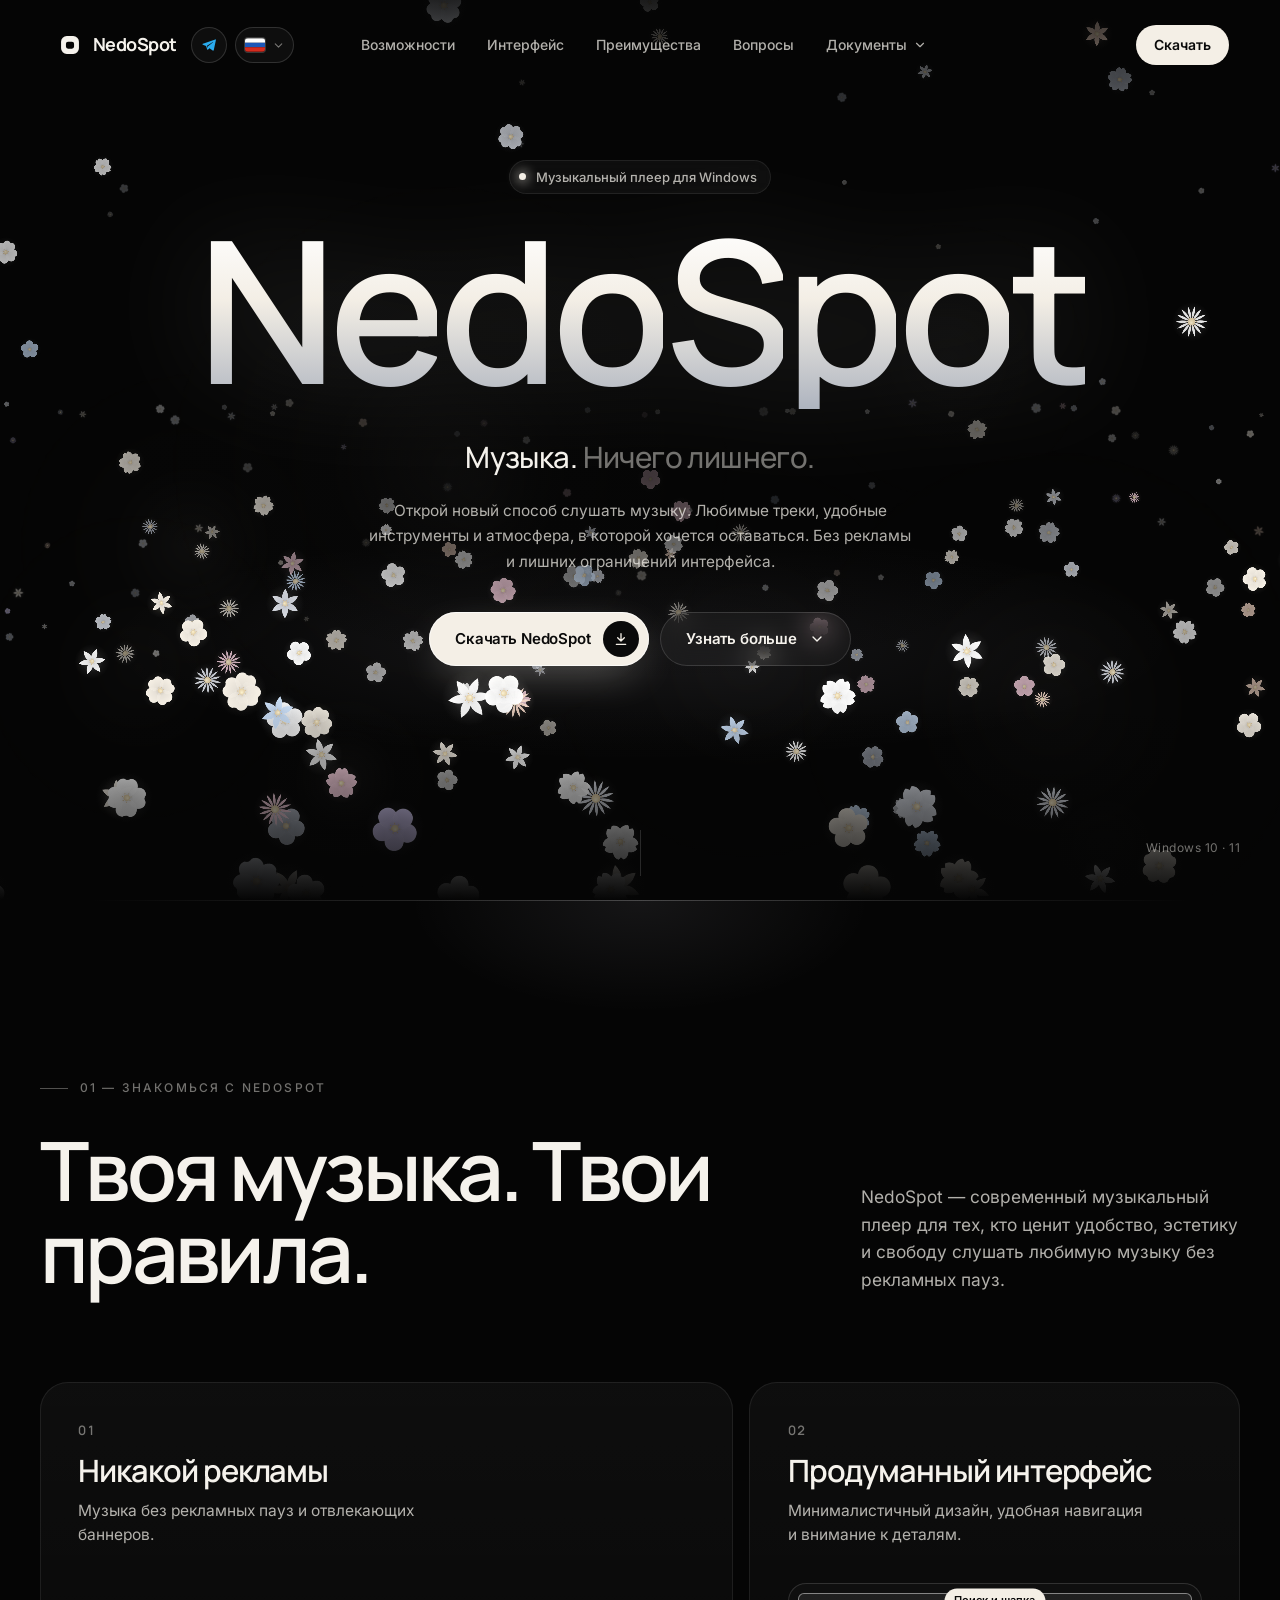
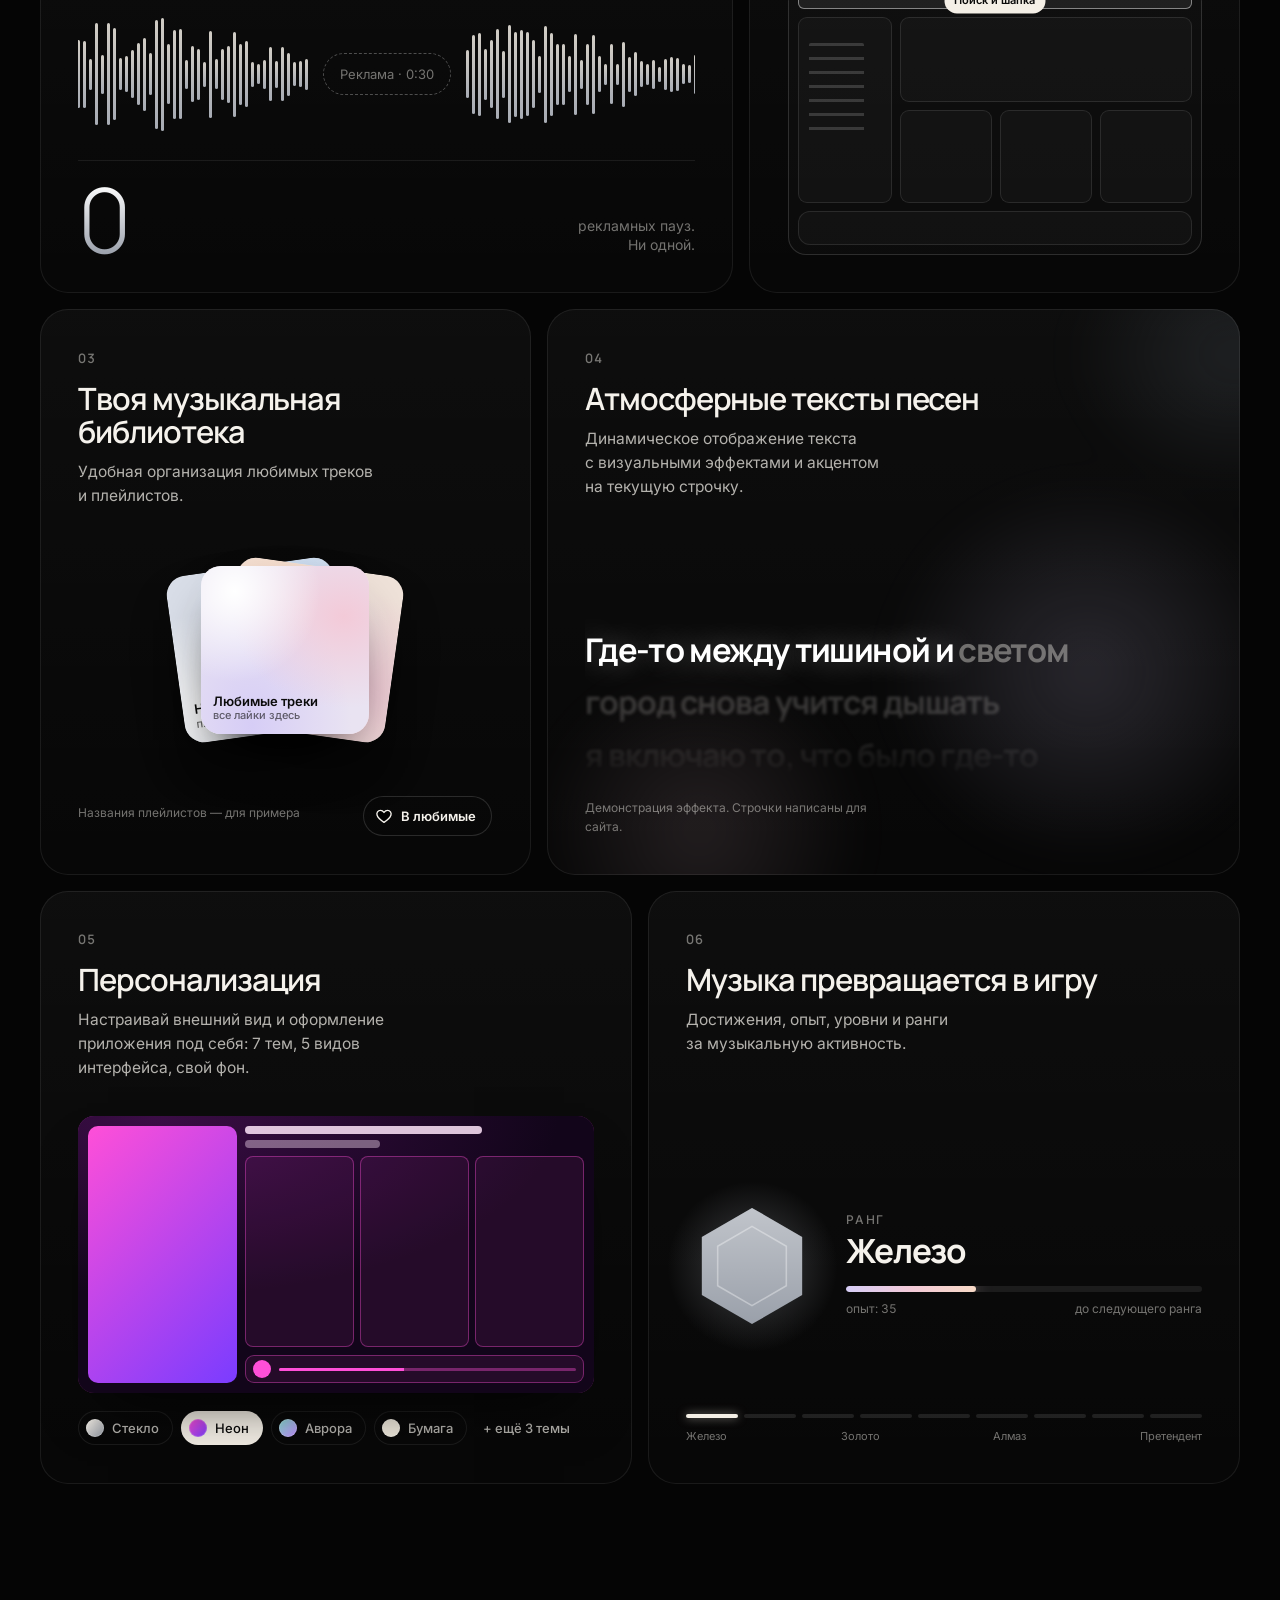
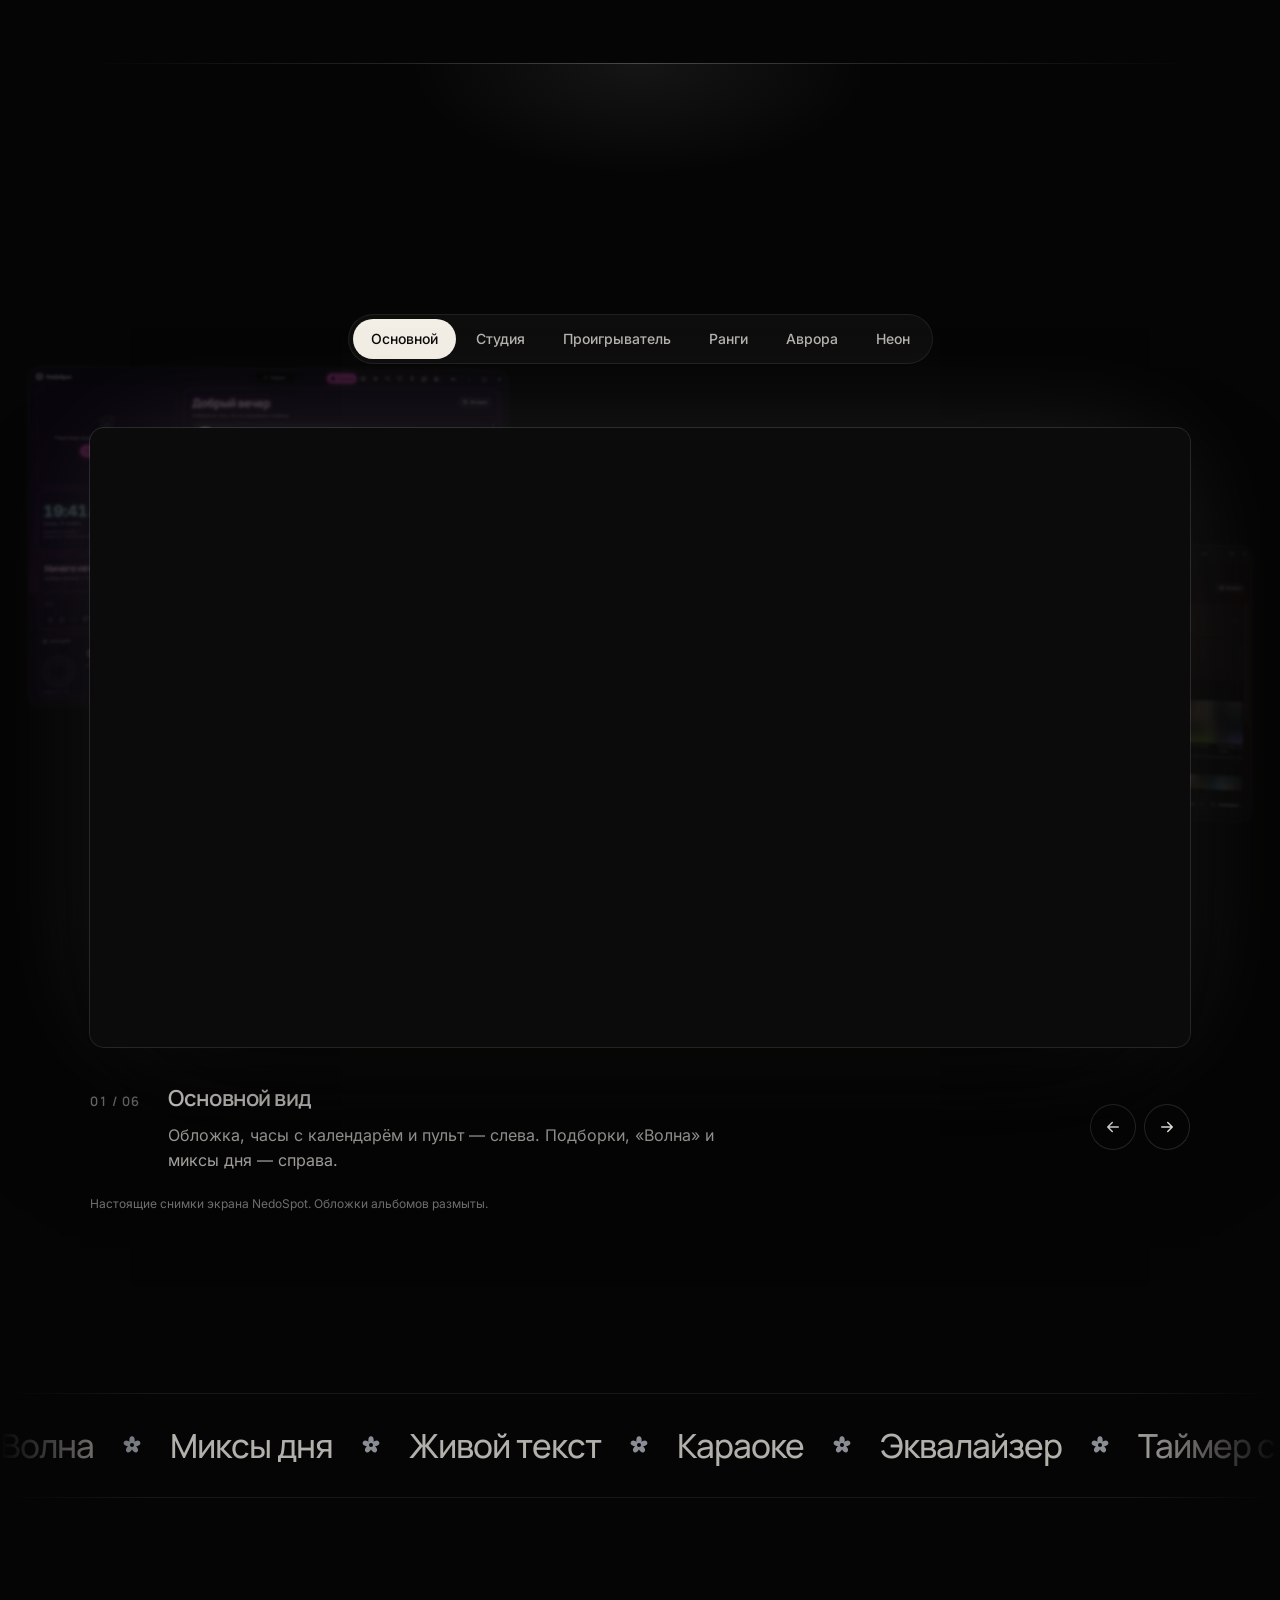
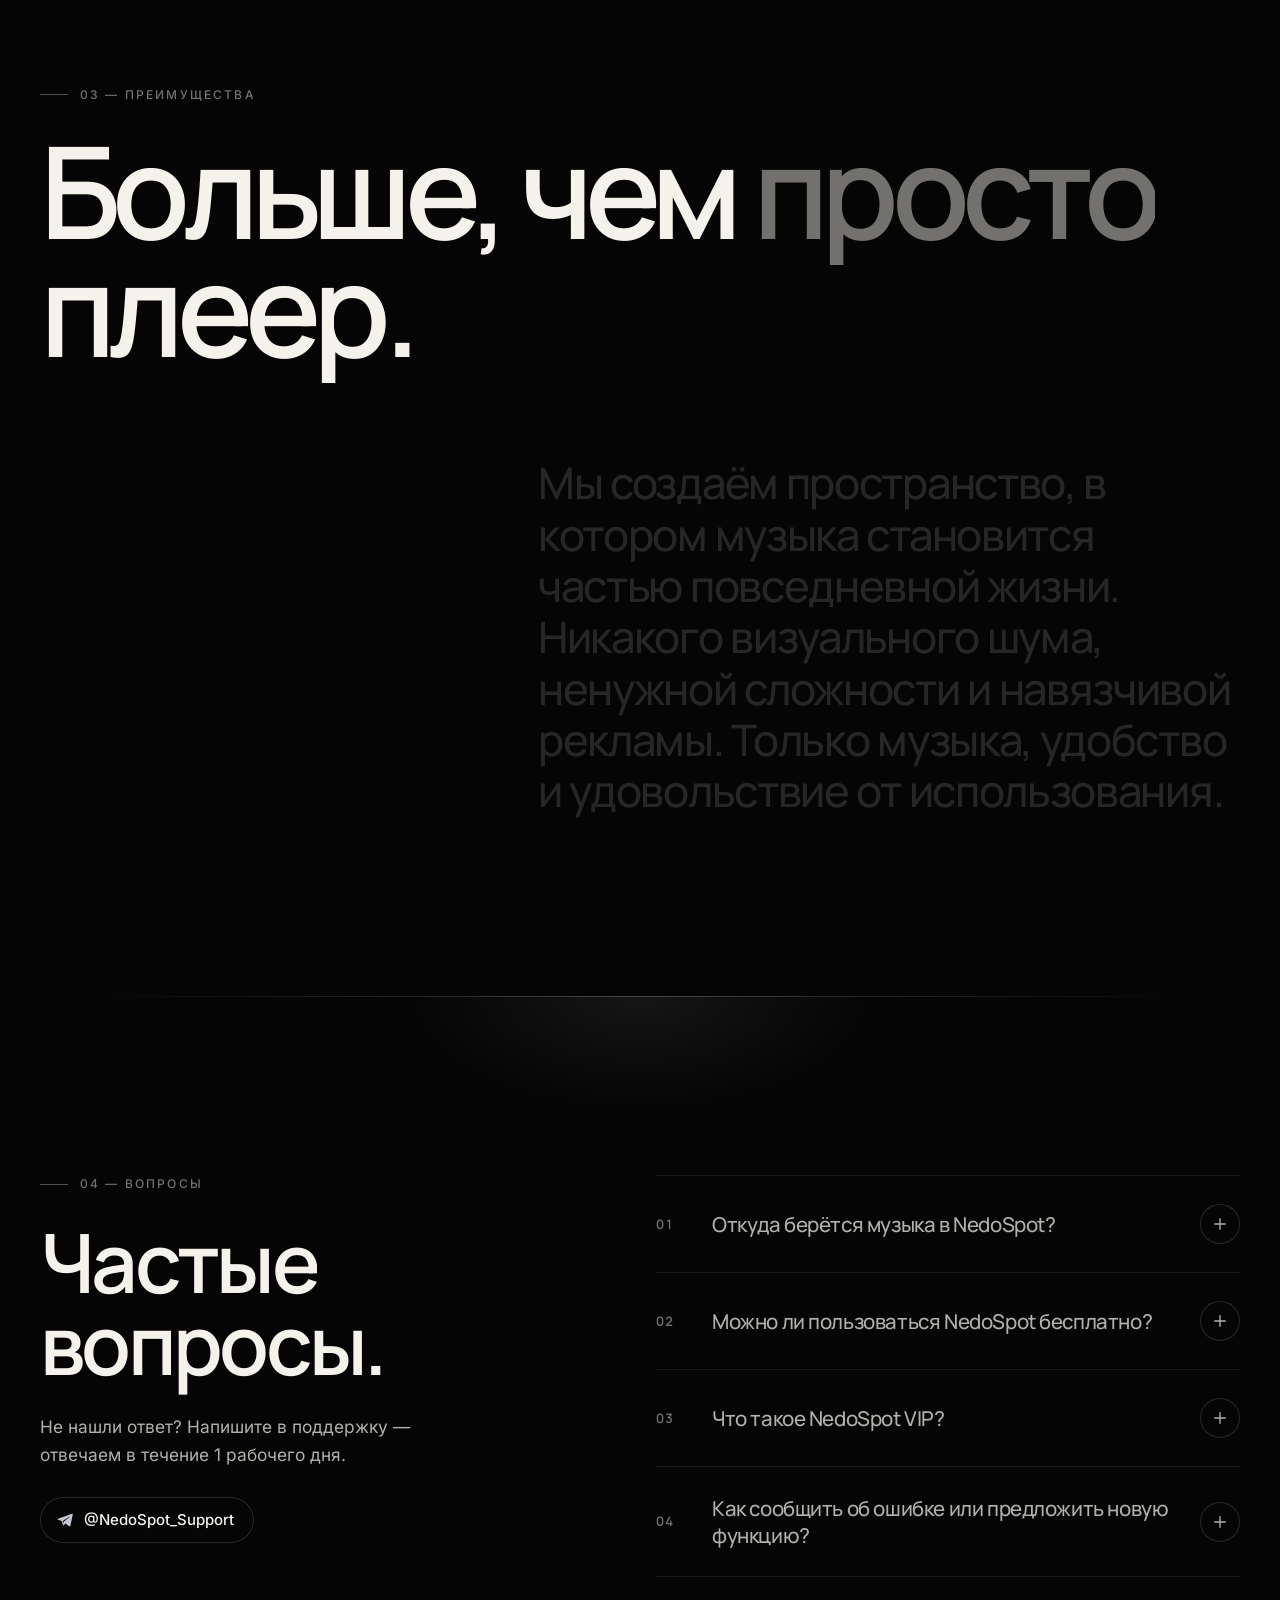
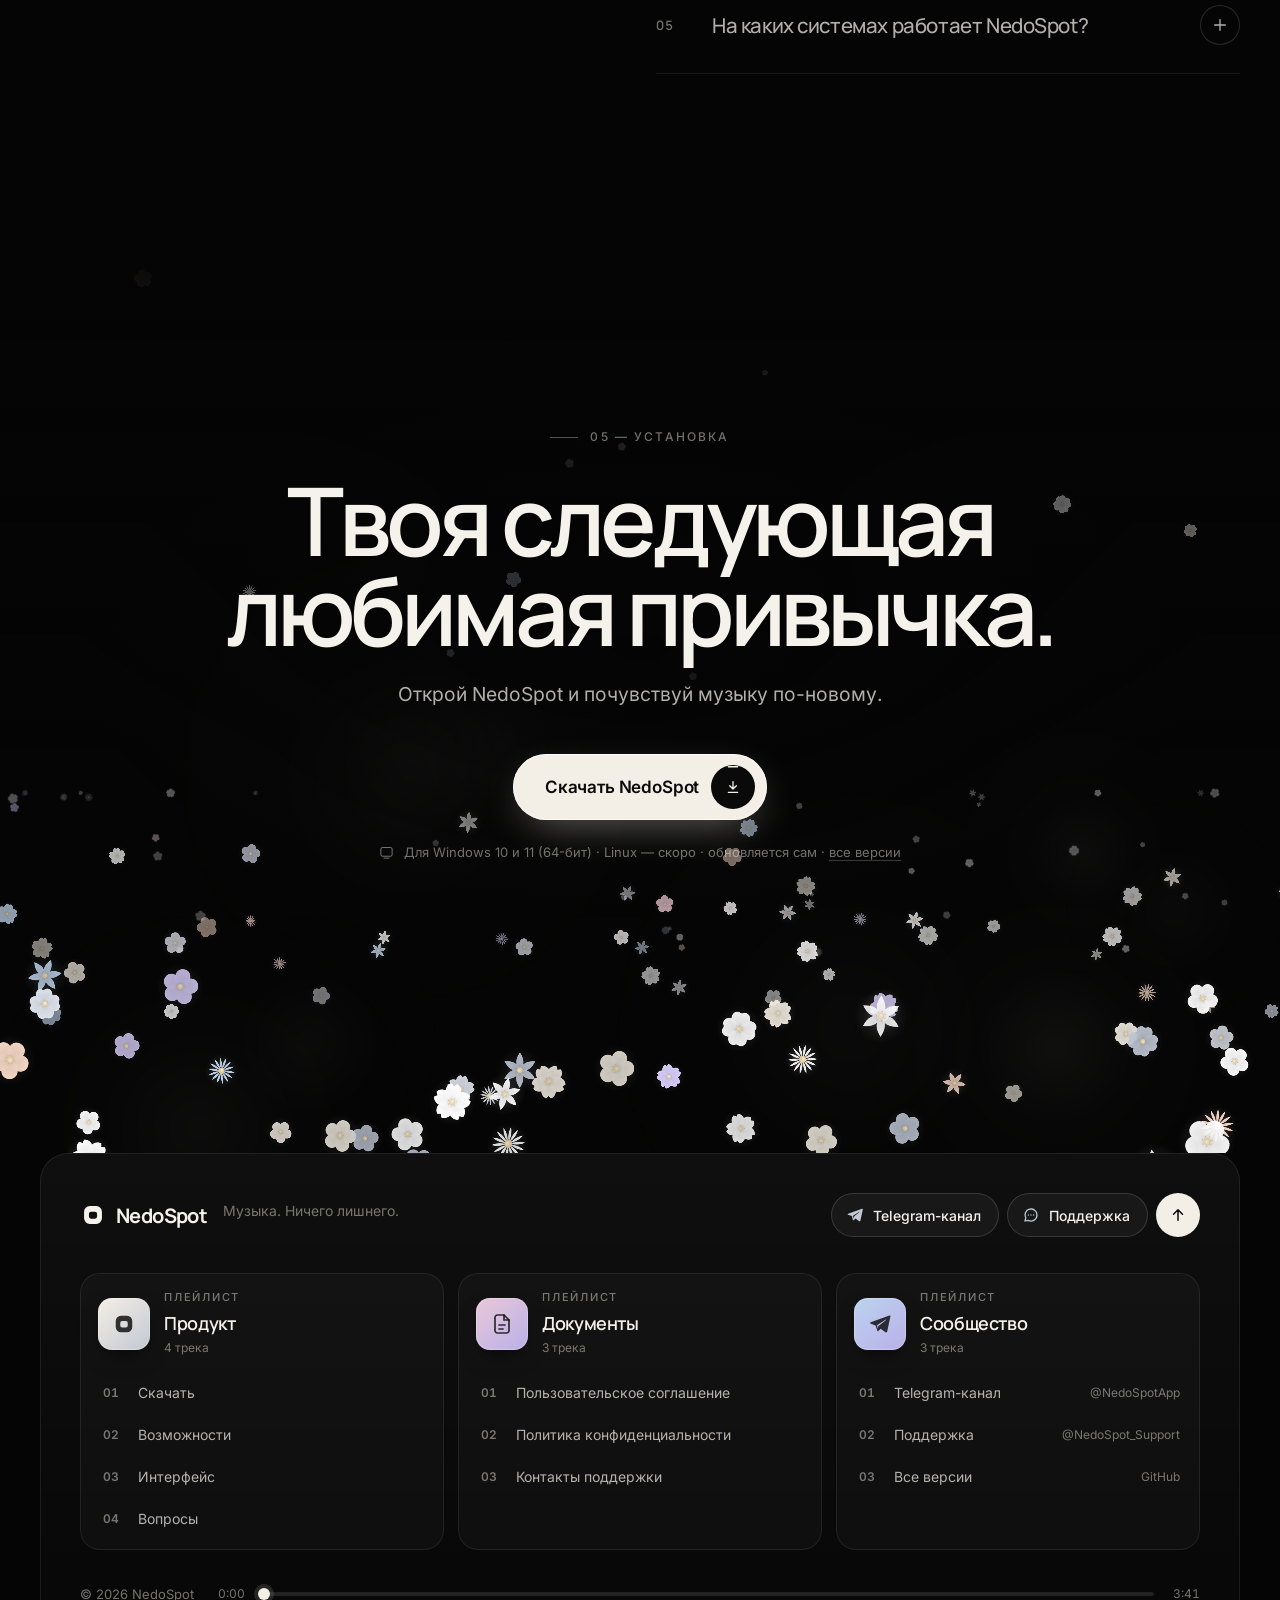
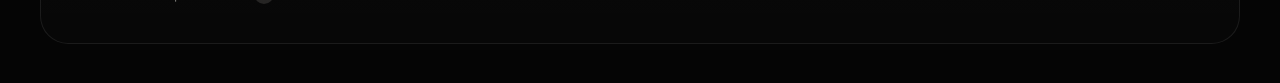
<file: index.html>
<!doctype html>
<html lang="ru" class="no-js">
<head>
  <meta charset="utf-8">
  <meta name="viewport" content="width=device-width, initial-scale=1, viewport-fit=cover">
  <title>NedoSpot — Музыка. Ничего лишнего.</title>
  <meta name="description" content="NedoSpot — музыкальный плеер для Windows без рекламы: живые тексты песен, темы, плейлисты, караоке и ранги за музыку.">
  <meta name="theme-color" content="#050505">
  <meta property="og:title" content="NedoSpot — Музыка. Ничего лишнего.">
  <meta property="og:description" content="Музыкальный плеер для Windows без рекламы и лишнего шума.">
  <meta property="og:image" content="assets/shots/main.webp">
  <link rel="icon" type="image/png" href="assets/icon.png">
  <link rel="preload" href="assets/fonts/manrope-latin-wght-normal.woff2" as="font" type="font/woff2" crossorigin>
  <link rel="preload" href="assets/fonts/manrope-cyrillic-wght-normal.woff2" as="font" type="font/woff2" crossorigin>
  <link rel="stylesheet" href="css/style.css?v=10">
  <script>
    /* язык — до отрисовки: тот же выбор, что на страницах документов */
    (function () {
      var d = document.documentElement, l = null;
      d.classList.replace('no-js', 'js');
      try { l = localStorage.getItem('ns-lang'); } catch (e) {}
      var q = new URLSearchParams(location.search).get('lang');
      if (q === 'ru' || q === 'en') l = q;
      d.setAttribute('data-lang', l === 'en' ? 'en' : 'ru');
      if (l === 'en') d.lang = 'en';
    })();
  </script>
</head>
<body>
  <!-- Значки, которые используются несколько раз -->
  <svg width="0" height="0" style="position:absolute" aria-hidden="true">
    <symbol id="i-logo" viewBox="0 0 32 32">
      <path fill="currentColor" fill-rule="evenodd" d="M12 5h8a7 7 0 0 1 7 7v8a7 7 0 0 1-7 7h-8a7 7 0 0 1-7-7v-8a7 7 0 0 1 7-7zm1.6 7h4.8a2.6 2.6 0 0 1 2.6 2.6v3.3a2.6 2.6 0 0 1-2.6 2.6h-4.8a2.6 2.6 0 0 1-2.6-2.6v-3.3a2.6 2.6 0 0 1 2.6-2.6z"/>
    </symbol>
    <symbol id="i-down" viewBox="0 0 24 24">
      <path fill="none" stroke="currentColor" stroke-width="2" stroke-linecap="round" stroke-linejoin="round" d="M12 4v11m-5-5 5 5 5-5M5 20h14"/>
    </symbol>
    <symbol id="i-arrow" viewBox="0 0 24 24">
      <path fill="none" stroke="currentColor" stroke-width="2" stroke-linecap="round" stroke-linejoin="round" d="M5 12h14m-6-6 6 6-6 6"/>
    </symbol>
    <symbol id="i-left" viewBox="0 0 24 24">
      <path fill="none" stroke="currentColor" stroke-width="2" stroke-linecap="round" stroke-linejoin="round" d="M19 12H5m6-6-6 6 6 6"/>
    </symbol>
    <symbol id="i-chev" viewBox="0 0 24 24">
      <path fill="none" stroke="currentColor" stroke-width="2" stroke-linecap="round" stroke-linejoin="round" d="m6 9 6 6 6-6"/>
    </symbol>
    <symbol id="i-zoom" viewBox="0 0 24 24">
      <path fill="none" stroke="currentColor" stroke-width="2" stroke-linecap="round" stroke-linejoin="round" d="M15 3h6v6M9 21H3v-6M21 3l-7 7M3 21l7-7"/>
    </symbol>
    <symbol id="i-close" viewBox="0 0 24 24">
      <path fill="none" stroke="currentColor" stroke-width="2" stroke-linecap="round" d="M6 6l12 12M18 6 6 18"/>
    </symbol>
    <symbol id="i-flower" viewBox="0 0 24 24">
      <g fill="currentColor">
        <ellipse cx="12" cy="6.2" rx="3.2" ry="4.6"/>
        <ellipse cx="12" cy="6.2" rx="3.2" ry="4.6" transform="rotate(72 12 12)"/>
        <ellipse cx="12" cy="6.2" rx="3.2" ry="4.6" transform="rotate(144 12 12)"/>
        <ellipse cx="12" cy="6.2" rx="3.2" ry="4.6" transform="rotate(216 12 12)"/>
        <ellipse cx="12" cy="6.2" rx="3.2" ry="4.6" transform="rotate(288 12 12)"/>
      </g>
      <circle cx="12" cy="12" r="2.4" fill="#050505"/>
    </symbol>
    <symbol id="i-heart" viewBox="0 0 24 24">
      <path class="fill" d="M12 20.5s-7.5-4.6-9.2-9.4C1.6 7.6 4 4.5 7.3 4.5c2 0 3.5 1.1 4.7 2.8 1.2-1.7 2.7-2.8 4.7-2.8 3.3 0 5.7 3.1 4.5 6.6-1.7 4.8-9.2 9.4-9.2 9.4z"/>
      <path fill="none" stroke="currentColor" stroke-width="1.8" stroke-linejoin="round" d="M12 20.5s-7.5-4.6-9.2-9.4C1.6 7.6 4 4.5 7.3 4.5c2 0 3.5 1.1 4.7 2.8 1.2-1.7 2.7-2.8 4.7-2.8 3.3 0 5.7 3.1 4.5 6.6-1.7 4.8-9.2 9.4-9.2 9.4z"/>
    </symbol>
    <symbol id="i-mouse" viewBox="0 0 24 24">
      <rect x="6.5" y="3" width="11" height="18" rx="5.5" fill="none" stroke="currentColor" stroke-width="1.6"/>
      <path d="M12 7v3" stroke="currentColor" stroke-width="1.6" stroke-linecap="round"/>
    </symbol>
    <symbol id="i-tg" viewBox="0 0 24 24"><path fill="currentColor" d="M21.4 3.6c.6-.2 1.2.3 1 1l-3.2 15c-.2.8-1 1.1-1.7.7l-4.8-3.6-2.4 2.3c-.3.3-.8.2-1-.2l-1.7-5.4-4.8-1.6c-.8-.3-.8-1.3 0-1.6l18.6-6.6Zm-3.6 4L9 13.2l.9 3.8.3-2.8 7.9-6.2c.3-.2 0-.6-.3-.4Z"/></symbol>
    <symbol id="i-doc" viewBox="0 0 24 24"><g fill="none" stroke="currentColor" stroke-width="1.7" stroke-linecap="round" stroke-linejoin="round"><path d="M14 3H7.5A2.5 2.5 0 0 0 5 5.5v13A2.5 2.5 0 0 0 7.5 21h9a2.5 2.5 0 0 0 2.5-2.5V8l-5-5Z"/><path d="M14 3v5h5M9 13h6M9 17h4"/></g></symbol>
    <symbol id="i-shield" viewBox="0 0 24 24"><g fill="none" stroke="currentColor" stroke-width="1.7" stroke-linecap="round" stroke-linejoin="round"><path d="M12 3 5 6v5.5c0 4.4 3 8 7 9.5 4-1.5 7-5.1 7-9.5V6l-7-3Z"/><path d="m9 12 2.2 2.2L15.5 10"/></g></symbol>
    <symbol id="i-chat" viewBox="0 0 24 24"><g fill="none" stroke="currentColor" stroke-width="1.7" stroke-linecap="round" stroke-linejoin="round"><path d="M20 12a8 8 0 0 1-11.6 7.1L4 20l1-4.1A8 8 0 1 1 20 12Z"/><path d="M8.5 12h.01M12 12h.01M15.5 12h.01"/></g></symbol>
    <symbol id="i-play" viewBox="0 0 24 24"><path fill="currentColor" d="M8 5.6v12.8c0 .8.9 1.3 1.6.9l10-6.4c.6-.4.6-1.4 0-1.8l-10-6.4C8.9 4.3 8 4.8 8 5.6Z"/></symbol>
    <symbol id="i-up" viewBox="0 0 24 24"><path fill="none" stroke="currentColor" stroke-width="2" stroke-linecap="round" stroke-linejoin="round" d="M12 19V5m-6 6 6-6 6 6"/></symbol>
    <symbol id="i-check" viewBox="0 0 24 24"><path fill="none" stroke="currentColor" stroke-width="2.4" stroke-linecap="round" stroke-linejoin="round" d="m5 12.5 4.5 4.5L19 7.5"/></symbol>
    <symbol id="i-plus" viewBox="0 0 24 24"><path fill="none" stroke="currentColor" stroke-width="1.8" stroke-linecap="round" d="M12 5v14M5 12h14"/></symbol>
    <symbol id="i-win" viewBox="0 0 24 24">
      <rect x="3" y="4" width="18" height="14" rx="2.5" fill="none" stroke="currentColor" stroke-width="1.6"/>
      <path d="M8 21h8" stroke="currentColor" stroke-width="1.6" stroke-linecap="round"/>
    </symbol>
  </svg>

  <!-- Навигация -->
  <header class="nav" id="nav">
    <div class="nav-inner">
      <div class="nav-left">
        <a class="brand" href="#top" aria-label="NedoSpot — наверх" data-i-attr="aria-label:nav.home">
          <svg aria-hidden="true"><use href="#i-logo"/></svg>
          <span>NedoSpot</span>
        </a>
        <a class="nav-tg" href="https://t.me/NedoSpotApp" target="_blank" rel="noopener" title="Telegram — @NedoSpotApp">
          <svg aria-hidden="true"><use href="#i-tg"/></svg>
          <span data-i="nav.tg">Мы в Telegram</span>
        </a>
        <div class="nlang" data-lang-box>
          <button class="nlang-btn" type="button" aria-haspopup="true" aria-expanded="false" aria-controls="nlang-menu" aria-label="Язык / Language" title="Язык / Language">
            <span class="nlang-cur" data-l="ru"><svg class="flag" viewBox="0 0 9 6" aria-hidden="true"><rect width="9" height="2" fill="#fff"/><rect y="2" width="9" height="2" fill="#1c57b8"/><rect y="4" width="9" height="2" fill="#d52b1e"/></svg><b>RU</b></span>
            <span class="nlang-cur" data-l="en"><svg class="flag" viewBox="0 0 19 13" aria-hidden="true"><rect width="19" height="13" fill="#fff"/><rect y="0" width="19" height="1" fill="#c8202f"/><rect y="2" width="19" height="1" fill="#c8202f"/><rect y="4" width="19" height="1" fill="#c8202f"/><rect y="6" width="19" height="1" fill="#c8202f"/><rect y="8" width="19" height="1" fill="#c8202f"/><rect y="10" width="19" height="1" fill="#c8202f"/><rect y="12" width="19" height="1" fill="#c8202f"/><rect width="8" height="7" fill="#273a7a"/><circle cx="1.5" cy="1.5" r=".45" fill="#fff"/><circle cx="1.5" cy="3.5" r=".45" fill="#fff"/><circle cx="1.5" cy="5.5" r=".45" fill="#fff"/><circle cx="4" cy="1.5" r=".45" fill="#fff"/><circle cx="4" cy="3.5" r=".45" fill="#fff"/><circle cx="4" cy="5.5" r=".45" fill="#fff"/><circle cx="6.5" cy="1.5" r=".45" fill="#fff"/><circle cx="6.5" cy="3.5" r=".45" fill="#fff"/><circle cx="6.5" cy="5.5" r=".45" fill="#fff"/></svg><b>EN</b></span>
            <svg class="chev" aria-hidden="true"><use href="#i-chev"/></svg>
          </button>
          <ul class="nlang-menu" id="nlang-menu" role="menu" aria-label="Язык / Language">
            <li><button type="button" role="menuitemradio" data-set-lang="ru" aria-checked="true"><svg class="flag" viewBox="0 0 9 6" aria-hidden="true"><rect width="9" height="2" fill="#fff"/><rect y="2" width="9" height="2" fill="#1c57b8"/><rect y="4" width="9" height="2" fill="#d52b1e"/></svg><span>Русский</span><svg class="tick" aria-hidden="true"><use href="#i-check"/></svg></button></li>
            <li><button type="button" role="menuitemradio" data-set-lang="en" aria-checked="false"><svg class="flag" viewBox="0 0 19 13" aria-hidden="true"><rect width="19" height="13" fill="#fff"/><rect y="0" width="19" height="1" fill="#c8202f"/><rect y="2" width="19" height="1" fill="#c8202f"/><rect y="4" width="19" height="1" fill="#c8202f"/><rect y="6" width="19" height="1" fill="#c8202f"/><rect y="8" width="19" height="1" fill="#c8202f"/><rect y="10" width="19" height="1" fill="#c8202f"/><rect y="12" width="19" height="1" fill="#c8202f"/><rect width="8" height="7" fill="#273a7a"/><circle cx="1.5" cy="1.5" r=".45" fill="#fff"/><circle cx="1.5" cy="3.5" r=".45" fill="#fff"/><circle cx="1.5" cy="5.5" r=".45" fill="#fff"/><circle cx="4" cy="1.5" r=".45" fill="#fff"/><circle cx="4" cy="3.5" r=".45" fill="#fff"/><circle cx="4" cy="5.5" r=".45" fill="#fff"/><circle cx="6.5" cy="1.5" r=".45" fill="#fff"/><circle cx="6.5" cy="3.5" r=".45" fill="#fff"/><circle cx="6.5" cy="5.5" r=".45" fill="#fff"/></svg><span>English</span><svg class="tick" aria-hidden="true"><use href="#i-check"/></svg></button></li>
          </ul>
        </div>
      </div>
      <nav class="nav-links" aria-label="Разделы сайта" data-i-attr="aria-label:nav.aria">
        <a href="#features" data-i="nav.features">Возможности</a>
        <a href="#interface" data-i="nav.interface">Интерфейс</a>
        <a href="#advantages" data-i="nav.advantages">Преимущества</a>
        <a href="#faq" data-i="nav.faq">Вопросы</a>
        <div class="nav-docs" data-docs>
          <button class="nav-docs-btn" type="button" aria-haspopup="true" aria-expanded="false" aria-controls="nav-docs-menu"><span data-i="nav.docs">Документы</span><svg aria-hidden="true"><use href="#i-chev"/></svg></button>
          <div class="nav-docs-menu" id="nav-docs-menu" role="menu" aria-label="Документы" data-i-attr="aria-label:nav.docs">
            <a href="/terms" role="menuitem"><span class="nd-ic" aria-hidden="true"><svg><use href="#i-doc"/></svg></span><span class="nd-tx"><b data-i="doc.terms">Пользовательское соглашение</b><small data-i="dd.terms">Правила пользования NedoSpot</small></span></a>
            <a href="/privacy" role="menuitem"><span class="nd-ic" aria-hidden="true"><svg><use href="#i-shield"/></svg></span><span class="nd-tx"><b data-i="doc.privacy">Политика конфиденциальности</b><small data-i="dd.privacy">Какие данные мы храним и зачем</small></span></a>
            <a href="/support" role="menuitem"><span class="nd-ic" aria-hidden="true"><svg><use href="#i-chat"/></svg></span><span class="nd-tx"><b data-i="doc.support">Поддержка</b><small data-i="dd.support">@NedoSpot_Support · ответ за 1 рабочий день</small></span></a>
          </div>
        </div>
      </nav>
      <div class="nav-right">
        <a class="nav-cta" href="#download">
          <span data-i="nav.download">Скачать</span>
          <svg aria-hidden="true"><use href="#i-down"/></svg>
        </a>
        <button class="burger" type="button" aria-label="Открыть меню" aria-expanded="false" aria-controls="mobile-menu">
          <span></span><span></span>
        </button>
      </div>
    </div>
  </header>

  <div class="mobile-menu" id="mobile-menu" aria-hidden="true">
    <a href="#features" style="--i:0" data-i="nav.features">Возможности</a>
    <a href="#interface" style="--i:1" data-i="nav.interface">Интерфейс</a>
    <a href="#advantages" style="--i:2" data-i="nav.advantages">Преимущества</a>
    <a href="#faq" style="--i:3" data-i="nav.faq">Вопросы</a>
    <a href="#download" style="--i:4" data-i="nav.download">Скачать</a>
    <div class="mm-docs" style="--i:5">
      <span data-i="nav.docs">Документы</span>
      <a href="/terms" data-i="mm.terms">Соглашение</a>
      <a href="/privacy" data-i="mm.privacy">Конфиденциальность</a>
      <a href="/support" data-i="doc.support">Поддержка</a>
    </div>
  </div>

  <main>
    <!-- 1. Главный экран -->
    <section class="hero" id="top">
      <div class="hero-horizon" aria-hidden="true"></div>
      <canvas class="hero-canvas" aria-hidden="true"></canvas>
      <div class="hero-shade" aria-hidden="true"></div>

      <div class="hero-inner" data-hero-parallax>
        <span class="hero-eyebrow hero-fade" style="--d:.05s"><span class="dot"></span><span data-i="hero.eyebrow">Музыкальный плеер для Windows</span></span>
        <h1 class="hero-title" aria-label="NedoSpot" data-letters>NedoSpot</h1>
        <p class="hero-slogan hero-fade" style="--d:.85s" data-i="hero.slogan">Музыка. <em>Ничего лишнего.</em></p>
        <p class="hero-desc hero-fade" style="--d:1s" data-i="hero.desc">Открой новый способ слушать музыку. Любимые треки, удобные инструменты и&nbsp;атмосфера, в&nbsp;которой хочется оставаться. Без рекламы и&nbsp;лишних ограничений интерфейса.</p>
        <div class="hero-actions hero-fade" style="--d:1.15s">
          <a class="btn btn-primary" data-release href="https://github.com/kasenkovdaniil0-pixel/NedoSpot-releases/releases/latest" target="_blank" rel="noopener" data-magnetic>
            <span data-i="btn.dl">Скачать NedoSpot</span>
            <span class="ico" aria-hidden="true"><svg><use href="#i-down"/></svg><svg><use href="#i-down"/></svg></span>
          </a>
          <a class="btn btn-ghost" href="#features" data-magnetic>
            <span data-i="hero.more">Узнать больше</span>
            <svg class="chev" width="16" height="16" aria-hidden="true"><use href="#i-chev"/></svg>
          </a>
        </div>
      </div>

      <p class="hero-meta hero-fade" style="--d:1.6s">Windows 10 · 11</p>
      <a class="scroll-cue hero-fade" style="--d:1.8s" href="#features" aria-label="Листай вниз" data-i-attr="aria-label:hero.scroll">
        <span class="line"></span>
      </a>
    </section>

    <!-- 2. Знакомься с NedoSpot -->
    <section class="section features" id="features">
      <div class="section-glow" aria-hidden="true"></div>
      <div class="wrap">
        <div class="sec-head">
          <span class="label" data-reveal data-i="f.label">01 — Знакомься с NedoSpot</span>
          <h2 class="title split" data-split data-i="f.title">Твоя музыка. Твои правила.</h2>
          <p class="lead" data-reveal style="--d:200ms" data-i="f.lead">NedoSpot — современный музыкальный плеер для тех, кто ценит удобство, эстетику и&nbsp;свободу слушать любимую музыку без рекламных пауз.</p>
        </div>

        <div class="bento">
          <!-- 01 -->
          <article class="feat f-noads" data-reveal data-spot>
            <span class="feat-num">01</span>
            <h3 data-i="f1.h">Никакой рекламы</h3>
            <p data-i="f1.p">Музыка без рекламных пауз и&nbsp;отвлекающих баннеров.</p>
            <div class="feat-vis" aria-hidden="true">
              <div class="noads-track">
                <div class="bars l" data-bars="90"></div>
                <div class="ad"><span data-i="f1.ad">Реклама · 0:30</span></div>
                <div class="bars r" data-bars="90"></div>
              </div>
              <div class="noads-meta">
                <span class="zero">0</span>
                <span data-i="f1.zero">рекламных пауз.<br>Ни одной.</span>
              </div>
            </div>
          </article>

          <!-- 02 -->
          <article class="feat f-ui" data-reveal data-spot style="--d:120ms">
            <span class="feat-num">02</span>
            <h3 data-i="f2.h">Продуманный интерфейс</h3>
            <p data-i="f2.p">Минималистичный дизайн, удобная навигация и&nbsp;внимание к&nbsp;деталям.</p>
            <div class="feat-vis">
              <div class="wire" aria-hidden="true">
                <div class="part p-top" data-label="Поиск и шапка" data-i-attr="data-label:wire.1" style="--i:0"></div>
                <div class="part p-side" data-label="Разделы" data-i-attr="data-label:wire.2" style="--i:1"></div>
                <div class="part p-main" style="--i:2">
                  <div class="part" data-label="Сейчас играет" data-i-attr="data-label:wire.3" style="--i:3"></div>
                  <div class="sub">
                    <div class="part" data-label="Миксы" data-i-attr="data-label:wire.4" style="--i:4"></div>
                    <div class="part" data-label="Волна" data-i-attr="data-label:wire.5" style="--i:5"></div>
                    <div class="part" data-label="Альбомы" data-i-attr="data-label:wire.6" style="--i:6"></div>
                  </div>
                </div>
                <div class="part p-player" data-label="Плеер" data-i-attr="data-label:wire.7" style="--i:7"></div>
              </div>
            </div>
          </article>

          <!-- 03 -->
          <article class="feat f-lib" data-reveal data-spot>
            <span class="feat-num">03</span>
            <h3 data-i="f3.h">Твоя музыкальная библиотека</h3>
            <p data-i="f3.p">Удобная организация любимых треков и&nbsp;плейлистов.</p>
            <div class="feat-vis">
              <div class="stack" aria-hidden="true">
                <div class="pl pl-1"><div class="art art-b"></div><div class="name"><span data-i="lib.1">Ночная поездка<small>плейлист</small></span></div></div>
                <div class="pl pl-3"><div class="art art-c"></div><div class="name"><span data-i="lib.2">Для учёбы<small>плейлист</small></span></div></div>
                <div class="pl pl-2"><div class="art art-a"></div><div class="name"><span data-i="lib.3">Любимые треки<small>все лайки здесь</small></span></div></div>
              </div>
              <div class="lib-row">
                <small data-i="lib.note">Названия плейлистов — для примера</small>
                <button class="like" type="button" aria-pressed="false">
                  <svg aria-hidden="true"><use href="#i-heart"/></svg>
                  <span data-like-text>В любимые</span>
                </button>
              </div>
            </div>
          </article>

          <!-- 04 -->
          <article class="feat f-lyrics" data-reveal data-spot style="--d:120ms">
            <div class="bg-blobs" aria-hidden="true"></div>
            <span class="feat-num">04</span>
            <h3 data-i="f4.h">Атмосферные тексты песен</h3>
            <p data-i="f4.p">Динамическое отображение текста с&nbsp;визуальными эффектами и&nbsp;акцентом на&nbsp;текущую строчку.</p>
            <div class="feat-vis">
              <div class="lyr" aria-hidden="true">
                <div class="lyr-list" data-lyrics>
                  <div class="lyr-line" data-i="lyr.1">Где-то между тишиной и светом</div>
                  <div class="lyr-line" data-i="lyr.2">город снова учится дышать</div>
                  <div class="lyr-line" data-i="lyr.3">я включаю то, что было где-то</div>
                  <div class="lyr-line" data-i="lyr.4">и не нужно ничего искать</div>
                  <div class="lyr-line" data-i="lyr.5">просто музыка — и больше ничего</div>
                  <div class="lyr-line" data-i="lyr.6">только звук, и ночь, и мы вдвоём</div>
                </div>
              </div>
              <p class="feat-note" data-i="f4.note">Демонстрация эффекта. Строчки написаны для сайта.</p>
            </div>
          </article>

          <!-- 05 -->
          <article class="feat f-theme" data-reveal data-spot>
            <span class="feat-num">05</span>
            <h3 data-i="f5.h">Персонализация</h3>
            <p data-i="f5.p">Настраивай внешний вид и&nbsp;оформление приложения под себя: 7&nbsp;тем, 5&nbsp;видов интерфейса, свой фон.</p>
            <div class="feat-vis theme-vis">
              <div class="mini" data-mini aria-hidden="true">
                <div class="cover"></div>
                <div class="col">
                  <div><div class="ln" style="width:70%"></div><div class="ln s"></div></div>
                  <div class="cards"><i></i><i></i><i></i></div>
                  <div class="bar"><span class="play"></span><span class="prog"></span></div>
                </div>
              </div>
              <div class="chips" role="group" aria-label="Темы оформления (пример)" data-i-attr="aria-label:f5.aria" data-chips></div>
            </div>
          </article>

          <!-- 06 -->
          <article class="feat f-rank" data-reveal data-spot style="--d:120ms">
            <span class="feat-num">06</span>
            <h3 data-i="f6.h">Музыка превращается в игру</h3>
            <p data-i="f6.p">Достижения, опыт, уровни и&nbsp;ранги за&nbsp;музыкальную активность.</p>
            <div class="feat-vis" aria-hidden="true">
              <div class="rank-vis">
                <div class="badge" data-badge>
                  <svg viewBox="0 0 100 100">
                    <defs>
                      <linearGradient id="hexg" x1="0" y1="0" x2="0" y2="1">
                        <stop offset="0" stop-color="#fff" stop-opacity=".55"/>
                        <stop offset="1" stop-color="#fff" stop-opacity="0"/>
                      </linearGradient>
                    </defs>
                    <polygon class="hex" points="50,6 88,28 88,72 50,94 12,72 12,28" fill="#9aa0aa"/>
                    <polygon points="50,6 88,28 88,72 50,94 12,72 12,28" fill="url(#hexg)" opacity=".7"/>
                    <polygon points="50,20 76,35 76,65 50,80 24,65 24,35" fill="none" stroke="#fff" stroke-opacity=".35" stroke-width="1.2"/>
                  </svg>
                </div>
                <div>
                  <div class="rank-name" data-rank-name><small data-i="rank.label">Ранг</small><span>Железо</span></div>
                  <div class="xp"><i data-xp></i></div>
                  <div class="xp-meta"><span data-xp-text>0 / 300 XP</span><span data-i="rank.next">до следующего ранга</span></div>
                </div>
              </div>
              <div class="toast-zone" data-toasts></div>
              <div class="ladder" data-ladder></div>
              <div class="ladder-names"><span data-i="rank.0">Железо</span><span data-i="rank.3">Золото</span><span data-i="rank.5">Алмаз</span><span data-i="rank.8">Претендент</span></div>
            </div>
          </article>
        </div>
      </div>
    </section>

    <!-- 3. Интерфейс -->
    <section class="section showcase" id="interface">
      <div class="section-glow" aria-hidden="true"></div>
      <div class="wrap">
        <h2 class="sr-only" data-i="sc.h">Интерфейс NedoSpot</h2>
        <div class="tabs" role="tablist" aria-label="Виды интерфейса" data-i-attr="aria-label:sc.tabs" data-reveal data-tabs>
          <span class="tab-ind" aria-hidden="true"></span>
        </div>

        <div class="stage" data-reveal style="--d:150ms" data-stage>
          <div class="stage-glow" aria-hidden="true"></div>
          <div class="win-back l" aria-hidden="true"><img alt="" data-back="l" loading="lazy" decoding="async"></div>
          <div class="win-back r" aria-hidden="true"><img alt="" data-back="r" loading="lazy" decoding="async"></div>
          <button class="win-main" type="button" data-win aria-label="Открыть скриншот крупнее" data-i-attr="aria-label:sc.open">
            <span class="zoom-hint"><svg aria-hidden="true"><use href="#i-zoom"/></svg><span data-i="sc.zoom">Рассмотреть ближе</span></span>
          </button>
        </div>

        <div class="view-caption" aria-live="polite" data-caption>
          <span class="num fade" data-cap-num>01 / 05</span>
          <h3 class="fade" data-cap-title></h3>
          <p class="fade" data-cap-text></p>
          <div class="view-ctrl">
            <button class="round-btn" type="button" aria-label="Предыдущий вид" data-i-attr="aria-label:sc.prev" data-prev><svg aria-hidden="true"><use href="#i-left"/></svg></button>
            <button class="round-btn" type="button" aria-label="Следующий вид" data-i-attr="aria-label:sc.next" data-next><svg aria-hidden="true"><use href="#i-arrow"/></svg></button>
          </div>
        </div>
        <p class="shots-note" data-i="sc.note">Настоящие снимки экрана NedoSpot. Обложки альбомов размыты.</p>
      </div>
    </section>

    <div class="marquee" aria-label="Что умеет NedoSpot" data-i-attr="aria-label:mq.aria">
      <div class="mq-track" data-marquee>
        <div class="mq-group">
          <span class="mq-item"><span data-i="mq.1">Волна</span><svg aria-hidden="true"><use href="#i-flower"/></svg></span>
          <span class="mq-item"><span data-i="mq.2">Миксы дня</span><svg aria-hidden="true"><use href="#i-flower"/></svg></span>
          <span class="mq-item"><span data-i="mq.3">Живой текст</span><svg aria-hidden="true"><use href="#i-flower"/></svg></span>
          <span class="mq-item"><span data-i="mq.4">Караоке</span><svg aria-hidden="true"><use href="#i-flower"/></svg></span>
          <span class="mq-item"><span data-i="mq.5">Эквалайзер</span><svg aria-hidden="true"><use href="#i-flower"/></svg></span>
          <span class="mq-item"><span data-i="mq.6">Таймер сна</span><svg aria-hidden="true"><use href="#i-flower"/></svg></span>
          <span class="mq-item"><span data-i="mq.7">Комнаты с друзьями</span><svg aria-hidden="true"><use href="#i-flower"/></svg></span>
          <span class="mq-item"><span data-i="mq.8">Dynamic Island</span><svg aria-hidden="true"><use href="#i-flower"/></svg></span>
          <span class="mq-item"><span data-i="mq.9">Свои файлы</span><svg aria-hidden="true"><use href="#i-flower"/></svg></span>
          <span class="mq-item"><span data-i="mq.10">Минуса</span><svg aria-hidden="true"><use href="#i-flower"/></svg></span>
        </div>
      </div>
    </div>

    <!-- 4. Преимущества -->
    <section class="section manifesto" id="advantages">
      <div class="wrap">
        <span class="label" data-reveal data-i="m.label">03 — Преимущества</span>
        <h2 class="mega split" data-split data-i="m.title">Больше, чем <span class="soft">просто</span> плеер.</h2>
        <p class="manifesto-text" data-words data-i="m.text">Мы создаём пространство, в котором музыка становится частью повседневной жизни. Никакого визуального шума, ненужной сложности и навязчивой рекламы. Только музыка, удобство и удовольствие от использования.</p>
      </div>
    </section>

    <!-- 5. Вопросы -->
    <section class="section faq" id="faq">
      <div class="section-glow" aria-hidden="true"></div>
      <div class="wrap faq-grid">
        <div class="faq-head">
          <span class="label" data-reveal data-i="q.label">04 — Вопросы</span>
          <h2 class="title split" data-split data-i="q.title">Частые вопросы.</h2>
          <p class="lead" data-reveal style="--d:200ms" data-i="q.lead">Не нашли ответ? Напишите в&nbsp;поддержку — отвечаем в&nbsp;течение 1&nbsp;рабочего дня.</p>
          <a class="faq-tg" data-reveal style="--d:300ms" href="https://t.me/NedoSpot_Support" target="_blank" rel="noopener">
            <svg aria-hidden="true"><use href="#i-tg"/></svg>
            <span>@NedoSpot_Support</span>
          </a>
        </div>
        <div class="faq-list" data-faq>
          <div class="faq-item" data-reveal style="--d:0ms">
            <h3>
              <button class="faq-q" type="button" id="faq-q1" aria-expanded="false" aria-controls="faq-a1">
                <span class="faq-n">01</span>
                <span class="faq-t" data-i="q.1">Откуда берётся музыка в NedoSpot?</span>
                <span class="faq-ic" aria-hidden="true"><svg><use href="#i-plus"/></svg></span>
              </button>
            </h3>
            <div class="faq-a" id="faq-a1" role="region" aria-labelledby="faq-q1">
              <div class="faq-in"><p data-i="a.1">Из SoundCloud и YouTube Music. Поиск идёт сразу по всем источникам.</p></div>
            </div>
          </div>
          <div class="faq-item" data-reveal style="--d:70ms">
            <h3>
              <button class="faq-q" type="button" id="faq-q2" aria-expanded="false" aria-controls="faq-a2">
                <span class="faq-n">02</span>
                <span class="faq-t" data-i="q.2">Можно ли пользоваться NedoSpot бесплатно?</span>
                <span class="faq-ic" aria-hidden="true"><svg><use href="#i-plus"/></svg></span>
              </button>
            </h3>
            <div class="faq-a" id="faq-a2" role="region" aria-labelledby="faq-q2">
              <div class="faq-in"><p data-i="a.2">Конечно. В NedoSpot нет рекламы, и пользоваться им можно бесплатно. VIP-подписка помогает поддерживать проект и даёт дополнительные полезные функции.</p></div>
            </div>
          </div>
          <div class="faq-item" data-reveal style="--d:140ms">
            <h3>
              <button class="faq-q" type="button" id="faq-q3" aria-expanded="false" aria-controls="faq-a3">
                <span class="faq-n">03</span>
                <span class="faq-t" data-i="q.3">Что такое NedoSpot VIP?</span>
                <span class="faq-ic" aria-hidden="true"><svg><use href="#i-plus"/></svg></span>
              </button>
            </h3>
            <div class="faq-a" id="faq-a3" role="region" aria-labelledby="faq-q3">
              <div class="faq-in"><p data-i="a.3">Подписка, которая даёт дополнительные полезные функции.</p></div>
            </div>
          </div>
          <div class="faq-item" data-reveal style="--d:210ms">
            <h3>
              <button class="faq-q" type="button" id="faq-q4" aria-expanded="false" aria-controls="faq-a4">
                <span class="faq-n">04</span>
                <span class="faq-t" data-i="q.4">Как сообщить об ошибке или предложить новую функцию?</span>
                <span class="faq-ic" aria-hidden="true"><svg><use href="#i-plus"/></svg></span>
              </button>
            </h3>
            <div class="faq-a" id="faq-a4" role="region" aria-labelledby="faq-q4">
              <div class="faq-in"><p data-i="a.4">Напишите нам в Telegram — <a href="https://t.me/NedoSpot_Support" target="_blank" rel="noopener">@NedoSpot_Support</a>. Подробнее — на странице <a href="/support">«Контакты поддержки»</a>.</p></div>
            </div>
          </div>
          <div class="faq-item" data-reveal style="--d:280ms">
            <h3>
              <button class="faq-q" type="button" id="faq-q5" aria-expanded="false" aria-controls="faq-a5">
                <span class="faq-n">05</span>
                <span class="faq-t" data-i="q.5">На каких системах работает NedoSpot?</span>
                <span class="faq-ic" aria-hidden="true"><svg><use href="#i-plus"/></svg></span>
              </button>
            </h3>
            <div class="faq-a" id="faq-a5" role="region" aria-labelledby="faq-q5">
              <div class="faq-in"><p data-i="a.5">Сейчас NedoSpot работает на Windows 10 и 11. Скоро выйдут версии для Linux и Android.</p></div>
            </div>
          </div>
        </div>
      </div>
    </section>

    <!-- 6. Установка -->
    <section class="install" id="download">
      <canvas class="install-canvas" aria-hidden="true"></canvas>
      <div class="install-shade" aria-hidden="true"></div>
      <div class="install-inner">
        <span class="label" data-reveal data-i="i.label">05 — Установка</span>
        <h2 class="split" data-split data-i="i.title">Твоя следующая любимая привычка.</h2>
        <p class="sub" data-reveal style="--d:250ms" data-i="i.sub">Открой NedoSpot и&nbsp;почувствуй музыку по-новому.</p>
        <div class="cta-row" data-reveal style="--d:400ms">
          <a class="btn btn-primary btn-lg" data-release href="https://github.com/kasenkovdaniil0-pixel/NedoSpot-releases/releases/latest" target="_blank" rel="noopener" data-magnetic>
            <span data-i="btn.dl">Скачать NedoSpot</span>
            <span class="ico" aria-hidden="true"><svg><use href="#i-down"/></svg><svg><use href="#i-down"/></svg></span>
          </a>
        </div>
        <p class="platform" data-reveal style="--d:550ms">
          <svg aria-hidden="true"><use href="#i-win"/></svg>
          <span data-i="i.plat">Для Windows 10 и 11 (64-бит) · Linux — скоро · обновляется сам · <a href="https://github.com/kasenkovdaniil0-pixel/NedoSpot-releases/releases" target="_blank" rel="noopener">все версии</a></span>
        </p>
      </div>
    </section>
  </main>

  <footer class="footer">
    <div class="wrap">
      <div class="foot-card">
        <div class="foot-head">
          <div class="foot-about">
            <a class="brand" href="#top"><svg aria-hidden="true"><use href="#i-logo"/></svg><span>NedoSpot</span></a>
            <p data-i="foot.slogan">Музыка. Ничего лишнего.</p>
          </div>
          <div class="foot-actions">
            <a class="foot-btn" href="https://t.me/NedoSpotApp" target="_blank" rel="noopener"><svg aria-hidden="true"><use href="#i-tg"/></svg><span data-i="foot.tg">Telegram-канал</span></a>
            <a class="foot-btn" href="https://t.me/NedoSpot_Support" target="_blank" rel="noopener"><svg aria-hidden="true"><use href="#i-chat"/></svg><span data-i="foot.support">Поддержка</span></a>
            <a class="foot-up" href="#top" aria-label="Наверх" title="Наверх" data-i-attr="aria-label:foot.up;title:foot.up"><svg aria-hidden="true"><use href="#i-up"/></svg></a>
          </div>
        </div>
        <div class="foot-lists">
          <nav class="fpl fpl-a" aria-label="Продукт" data-i-attr="aria-label:fpl.a">
            <div class="fpl-head">
              <span class="fpl-cover" aria-hidden="true"><svg><use href="#i-logo"/></svg></span>
              <span class="fpl-info"><small data-i="fpl.pl">Плейлист</small><b data-i="fpl.a">Продукт</b><em data-i="fpl.n4">4 трека</em></span>
            </div>
            <ol class="fpl-list">
              <li><a href="#download"><span class="fpl-n"><i>01</i><svg aria-hidden="true"><use href="#i-play"/></svg></span><span class="fpl-t" data-i="nav.download">Скачать</span><span class="fpl-d"></span></a></li>
              <li><a href="#features"><span class="fpl-n"><i>02</i><svg aria-hidden="true"><use href="#i-play"/></svg></span><span class="fpl-t" data-i="nav.features">Возможности</span><span class="fpl-d"></span></a></li>
              <li><a href="#interface"><span class="fpl-n"><i>03</i><svg aria-hidden="true"><use href="#i-play"/></svg></span><span class="fpl-t" data-i="nav.interface">Интерфейс</span><span class="fpl-d"></span></a></li>
              <li><a href="#faq"><span class="fpl-n"><i>04</i><svg aria-hidden="true"><use href="#i-play"/></svg></span><span class="fpl-t" data-i="nav.faq">Вопросы</span><span class="fpl-d"></span></a></li>
            </ol>
          </nav>
          <nav class="fpl fpl-b" aria-label="Документы" data-i-attr="aria-label:nav.docs">
            <div class="fpl-head">
              <span class="fpl-cover" aria-hidden="true"><svg><use href="#i-doc"/></svg></span>
              <span class="fpl-info"><small data-i="fpl.pl">Плейлист</small><b data-i="nav.docs">Документы</b><em data-i="fpl.n3">3 трека</em></span>
            </div>
            <ol class="fpl-list">
              <li><a href="/terms"><span class="fpl-n"><i>01</i><svg aria-hidden="true"><use href="#i-play"/></svg></span><span class="fpl-t" data-i="doc.terms">Пользовательское соглашение</span><span class="fpl-d"></span></a></li>
              <li><a href="/privacy"><span class="fpl-n"><i>02</i><svg aria-hidden="true"><use href="#i-play"/></svg></span><span class="fpl-t" data-i="doc.privacy">Политика конфиденциальности</span><span class="fpl-d"></span></a></li>
              <li><a href="/support"><span class="fpl-n"><i>03</i><svg aria-hidden="true"><use href="#i-play"/></svg></span><span class="fpl-t" data-i="foot.supc">Контакты поддержки</span><span class="fpl-d"></span></a></li>
            </ol>
          </nav>
          <nav class="fpl fpl-c" aria-label="Сообщество" data-i-attr="aria-label:fpl.c">
            <div class="fpl-head">
              <span class="fpl-cover" aria-hidden="true"><svg><use href="#i-tg"/></svg></span>
              <span class="fpl-info"><small data-i="fpl.pl">Плейлист</small><b data-i="fpl.c">Сообщество</b><em data-i="fpl.n3">3 трека</em></span>
            </div>
            <ol class="fpl-list">
              <li><a href="https://t.me/NedoSpotApp" target="_blank" rel="noopener"><span class="fpl-n"><i>01</i><svg aria-hidden="true"><use href="#i-play"/></svg></span><span class="fpl-t" data-i="foot.tg">Telegram-канал</span><span class="fpl-d">@NedoSpotApp</span></a></li>
              <li><a href="https://t.me/NedoSpot_Support" target="_blank" rel="noopener"><span class="fpl-n"><i>02</i><svg aria-hidden="true"><use href="#i-play"/></svg></span><span class="fpl-t" data-i="foot.support">Поддержка</span><span class="fpl-d">@NedoSpot_Support</span></a></li>
              <li><a href="https://github.com/kasenkovdaniil0-pixel/NedoSpot-releases/releases" target="_blank" rel="noopener"><span class="fpl-n"><i>03</i><svg aria-hidden="true"><use href="#i-play"/></svg></span><span class="fpl-t" data-i="foot.all">Все версии</span><span class="fpl-d">GitHub</span></a></li>
            </ol>
          </nav>
        </div>
        <div class="foot-player">
          <span class="fp-copy">© <span data-year>2026</span> NedoSpot</span>
          <div class="fp" aria-hidden="true">
            <span class="fp-t" data-fp-cur>0:00</span>
            <span class="fp-bar"><i data-fp-bar></i></span>
            <span class="fp-t" data-fp-total>3:41</span>
          </div>
        </div>
      </div>
    </div>
  </footer>

  <!-- Просмотр скриншота крупно -->
  <div class="lightbox" role="dialog" aria-modal="true" aria-label="Скриншот NedoSpot" data-i-attr="aria-label:lb.aria" data-lightbox>
    <button class="round-btn lb-close" type="button" aria-label="Закрыть" data-i-attr="aria-label:lb.close" data-lb-close><svg aria-hidden="true"><use href="#i-close"/></svg></button>
    <div class="lb-frame" data-lb-frame><img alt="" data-lb-img></div>
    <div class="lb-bar">
      <button class="round-btn" type="button" aria-label="Предыдущий" data-i-attr="aria-label:lb.prev" data-lb-prev><svg aria-hidden="true"><use href="#i-left"/></svg></button>
      <span data-lb-title></span>
      <button class="round-btn" type="button" aria-label="Следующий" data-i-attr="aria-label:lb.next" data-lb-next><svg aria-hidden="true"><use href="#i-arrow"/></svg></button>
      <span class="lb-hint" data-i="lb.hint">Нажми на снимок, чтобы приблизить</span>
    </div>
  </div>

  <script src="js/flowers.js?v=5"></script>
  <script src="js/i18n.js?v=1"></script>
  <script src="js/main.js?v=10"></script>
</body>
</html>
</file>
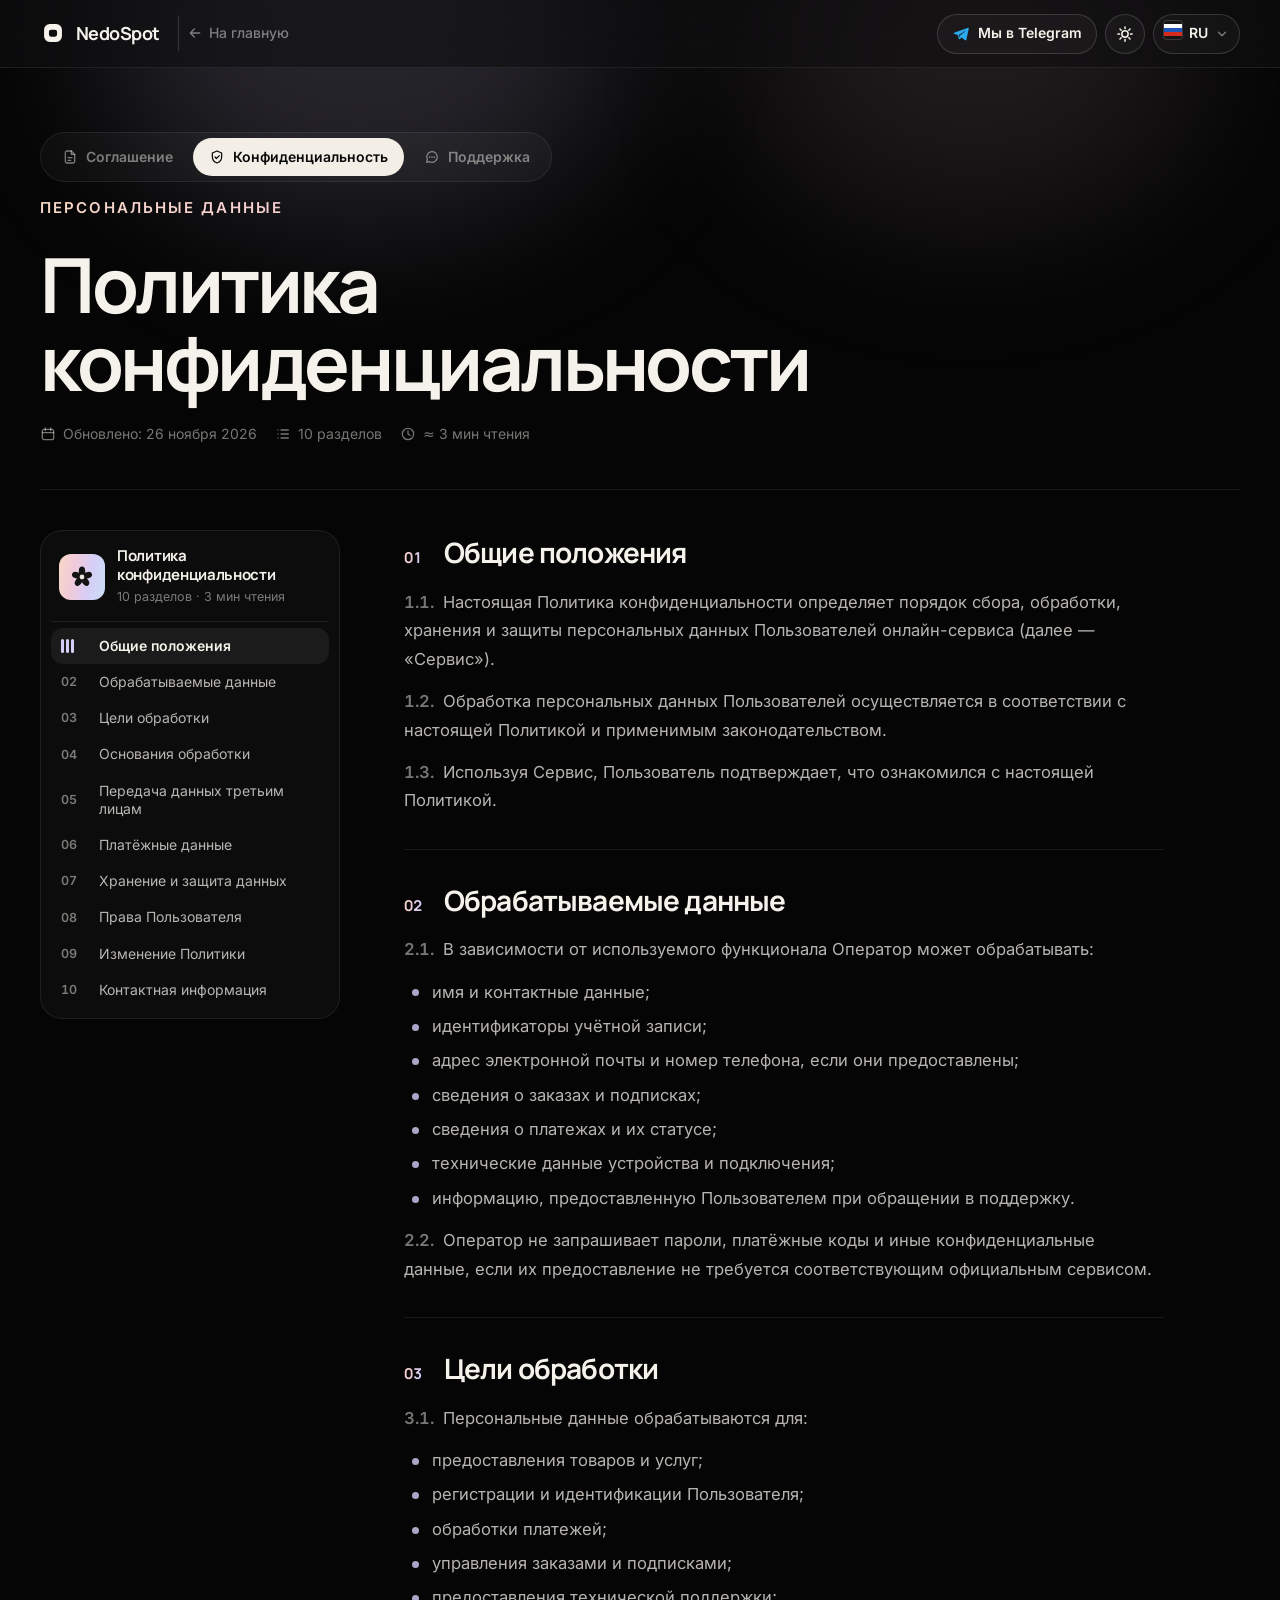
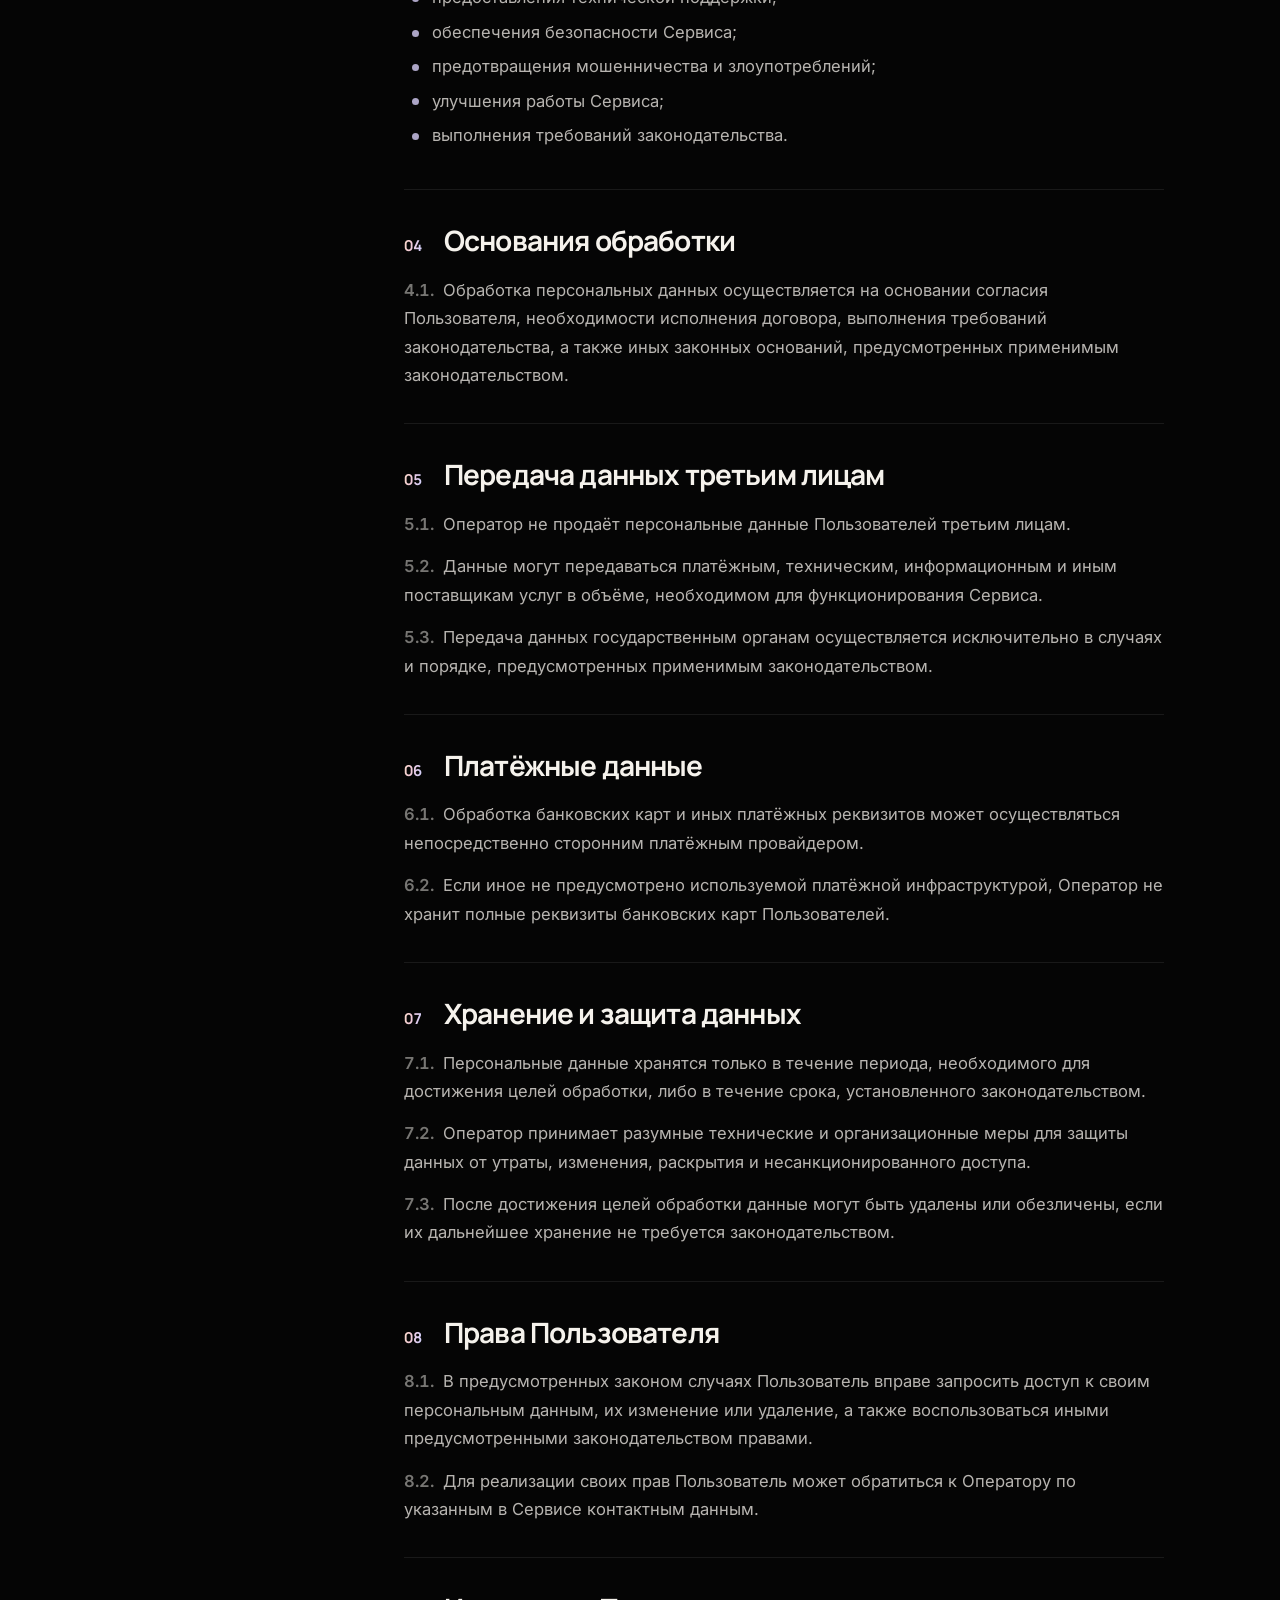
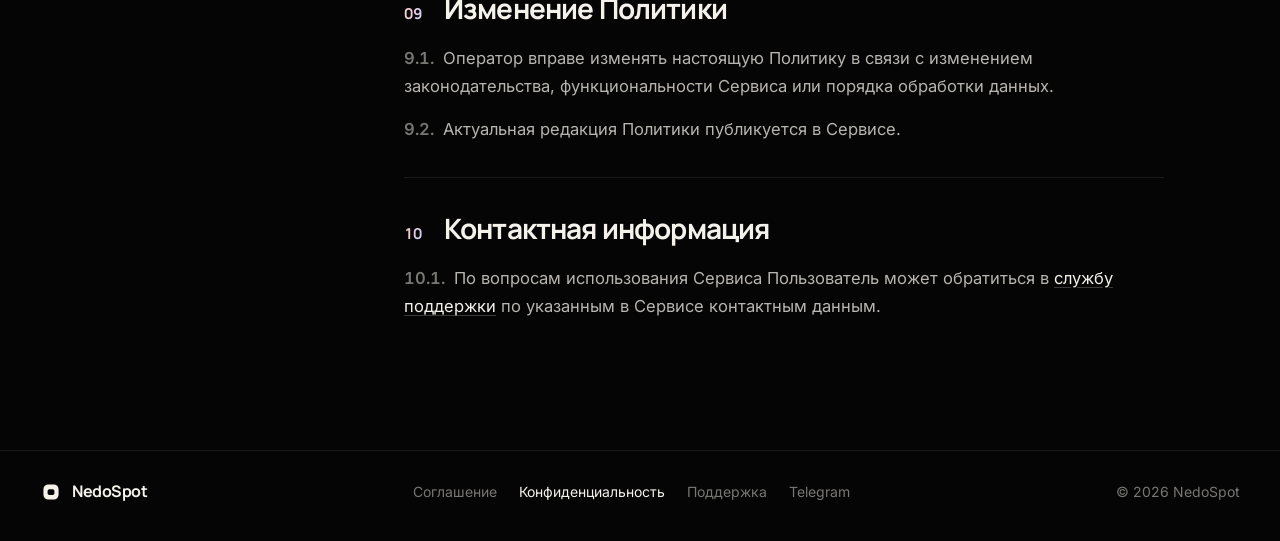
<file: privacy.html>
<!doctype html>
<html lang="ru" data-lang="ru" data-title-ru="Политика конфиденциальности — NedoSpot" data-title-en="Privacy Policy — NedoSpot">
<head>
  <meta charset="utf-8">
  <meta name="viewport" content="width=device-width, initial-scale=1, viewport-fit=cover">
  <title>Политика конфиденциальности — NedoSpot</title>
  <meta name="description" content="Политика конфиденциальности NedoSpot: какие данные обрабатываются и как они защищены.">
  <meta name="theme-color" content="#050505">
  <link rel="icon" type="image/png" href="/assets/icon.png">
  <link rel="preload" href="/assets/fonts/manrope-cyrillic-wght-normal.woff2" as="font" type="font/woff2" crossorigin>
  <link rel="preload" href="/assets/fonts/inter-cyrillic-wght-normal.woff2" as="font" type="font/woff2" crossorigin>
  <script>
    /* тема и язык — до отрисовки, чтобы не мигало */
    (function () {
      var d = document.documentElement, t = null, l = null;
      try { t = localStorage.getItem('ns-theme'); l = localStorage.getItem('ns-lang'); } catch (e) {}
      var q = new URLSearchParams(location.search).get('lang');
      if (q === 'ru' || q === 'en') l = q;
      if (t === 'light') { d.setAttribute('data-theme', 'light'); document.querySelector('meta[name=theme-color]').content = '#f6f2eb'; }
      if (l === 'en') { d.setAttribute('data-lang', 'en'); d.lang = 'en'; document.title = d.getAttribute('data-title-en'); }
    })();
  </script>
  <link rel="stylesheet" href="/css/docs.css?v=2">
</head>
<body>
<svg width="0" height="0" style="position:absolute" aria-hidden="true">
  <symbol id="i-logo" viewBox="0 0 32 32"><path fill="currentColor" fill-rule="evenodd" d="M12 5h8a7 7 0 0 1 7 7v8a7 7 0 0 1-7 7h-8a7 7 0 0 1-7-7v-8a7 7 0 0 1 7-7zm1.6 7h4.8a2.6 2.6 0 0 1 2.6 2.6v3.3a2.6 2.6 0 0 1-2.6 2.6h-4.8a2.6 2.6 0 0 1-2.6-2.6v-3.3a2.6 2.6 0 0 1 2.6-2.6z"/></symbol>
  <symbol id="i-left" viewBox="0 0 24 24"><path fill="none" stroke="currentColor" stroke-width="2" stroke-linecap="round" stroke-linejoin="round" d="M19 12H5m6-6-6 6 6 6"/></symbol>
  <symbol id="i-chev" viewBox="0 0 24 24"><path fill="none" stroke="currentColor" stroke-width="2.2" stroke-linecap="round" stroke-linejoin="round" d="m6 9 6 6 6-6"/></symbol>
  <symbol id="i-tg" viewBox="0 0 24 24"><path fill="currentColor" d="M21.4 3.6c.6-.2 1.2.3 1 1l-3.2 15c-.2.8-1 1.1-1.7.7l-4.8-3.6-2.4 2.3c-.3.3-.8.2-1-.2l-1.7-5.4-4.8-1.6c-.8-.3-.8-1.3 0-1.6l18.6-6.6Zm-3.6 4L9 13.2l.9 3.8.3-2.8 7.9-6.2c.3-.2 0-.6-.3-.4Z"/></symbol>
  <symbol id="i-sun" viewBox="0 0 24 24"><g fill="none" stroke="currentColor" stroke-width="2" stroke-linecap="round"><circle cx="12" cy="12" r="4.2"/><path d="M12 2.5v2.2M12 19.3v2.2M2.5 12h2.2M19.3 12h2.2M5.3 5.3l1.6 1.6M17.1 17.1l1.6 1.6M5.3 18.7l1.6-1.6M17.1 6.9l1.6-1.6"/></g></symbol>
  <symbol id="i-moon" viewBox="0 0 24 24"><path fill="none" stroke="currentColor" stroke-width="2" stroke-linejoin="round" d="M20 14.6A8.3 8.3 0 0 1 9.4 4 8.3 8.3 0 1 0 20 14.6Z"/></symbol>
  <symbol id="i-check" viewBox="0 0 24 24"><path fill="none" stroke="currentColor" stroke-width="2.4" stroke-linecap="round" stroke-linejoin="round" d="m5 12.5 4.5 4.5L19 7.5"/></symbol>
  <symbol id="i-doc" viewBox="0 0 24 24"><g fill="none" stroke="currentColor" stroke-width="1.9" stroke-linecap="round" stroke-linejoin="round"><path d="M14 3H7.5A2.5 2.5 0 0 0 5 5.5v13A2.5 2.5 0 0 0 7.5 21h9a2.5 2.5 0 0 0 2.5-2.5V8l-5-5Z"/><path d="M14 3v5h5M9 13h6M9 17h4"/></g></symbol>
  <symbol id="i-shield" viewBox="0 0 24 24"><g fill="none" stroke="currentColor" stroke-width="1.9" stroke-linecap="round" stroke-linejoin="round"><path d="M12 3 5 6v5.5c0 4.2 2.9 8 7 9.5 4.1-1.5 7-5.3 7-9.5V6l-7-3Z"/><path d="m9 12 2.2 2.2L15.5 10"/></g></symbol>
  <symbol id="i-chat" viewBox="0 0 24 24"><g fill="none" stroke="currentColor" stroke-width="1.9" stroke-linecap="round" stroke-linejoin="round"><path d="M20 12a8 8 0 0 1-11.6 7.1L4 20l1-4A8 8 0 1 1 20 12Z"/><path d="M8.5 12h.01M12 12h.01M15.5 12h.01" stroke-width="2.6"/></g></symbol>
  <symbol id="i-cal" viewBox="0 0 24 24"><g fill="none" stroke="currentColor" stroke-width="1.9" stroke-linecap="round"><rect x="3.5" y="5" width="17" height="15.5" rx="3"/><path d="M3.5 10h17M8 3v4M16 3v4"/></g></symbol>
  <symbol id="i-list" viewBox="0 0 24 24"><path fill="none" stroke="currentColor" stroke-width="1.9" stroke-linecap="round" d="M9 6h11M9 12h11M9 18h11M4.5 6h.01M4.5 12h.01M4.5 18h.01"/></symbol>
  <symbol id="i-clock" viewBox="0 0 24 24"><g fill="none" stroke="currentColor" stroke-width="1.9" stroke-linecap="round"><circle cx="12" cy="12" r="8.5"/><path d="M12 7.5V12l3 2"/></g></symbol>
  <symbol id="i-info" viewBox="0 0 24 24"><g fill="none" stroke="currentColor" stroke-width="1.9" stroke-linecap="round"><circle cx="12" cy="12" r="8.5"/><path d="M12 11v5M12 8h.01"/></g></symbol>
  <symbol id="i-out" viewBox="0 0 24 24"><path fill="none" stroke="currentColor" stroke-width="2" stroke-linecap="round" stroke-linejoin="round" d="M7 17 17 7M9 7h8v8"/></symbol>
  <symbol id="i-card" viewBox="0 0 24 24"><g fill="none" stroke="currentColor" stroke-width="1.9" stroke-linecap="round"><rect x="3" y="5.5" width="18" height="13" rx="3"/><path d="M3 10h18M7 15h3"/></g></symbol>
  <symbol id="i-bug" viewBox="0 0 24 24"><g fill="none" stroke="currentColor" stroke-width="1.9" stroke-linecap="round" stroke-linejoin="round"><rect x="7" y="8" width="10" height="12" rx="5"/><path d="M9 8a3 3 0 0 1 6 0M12 12v8M3.5 13H7M17 13h3.5M4.5 8.5 7.5 10M19.5 8.5 16.5 10M4.5 18.5l3-1.5M19.5 18.5l-3-1.5"/></g></symbol>
  <symbol id="i-lock" viewBox="0 0 24 24"><g fill="none" stroke="currentColor" stroke-width="1.9" stroke-linecap="round" stroke-linejoin="round"><rect x="4.5" y="10.5" width="15" height="10" rx="3"/><path d="M8 10.5V8a4 4 0 0 1 8 0v2.5M12 14.5v2"/></g></symbol>
  <symbol id="i-news" viewBox="0 0 24 24"><g fill="none" stroke="currentColor" stroke-width="1.9" stroke-linecap="round" stroke-linejoin="round"><path d="M4 10v4a1 1 0 0 0 1 1h2l6 4V5L7 9H5a1 1 0 0 0-1 1Z"/><path d="M16.5 9a4 4 0 0 1 0 6M19 6.5a7.5 7.5 0 0 1 0 11"/></g></symbol>
  <symbol id="i-flower" viewBox="0 0 24 24"><g fill="currentColor"><ellipse cx="12" cy="6.2" rx="3.2" ry="4.6"/><ellipse cx="12" cy="6.2" rx="3.2" ry="4.6" transform="rotate(72 12 12)"/><ellipse cx="12" cy="6.2" rx="3.2" ry="4.6" transform="rotate(144 12 12)"/><ellipse cx="12" cy="6.2" rx="3.2" ry="4.6" transform="rotate(216 12 12)"/><ellipse cx="12" cy="6.2" rx="3.2" ry="4.6" transform="rotate(288 12 12)"/></g><circle cx="12" cy="12" r="2.4" fill="#f6f2eb" opacity=".9"/></symbol>
</svg>
<div class="progress" aria-hidden="true"><i></i></div>
<header class="dhead">
  <div class="wrap">
    <div class="dhead-left">
      <a class="brand" href="/" aria-label="NedoSpot"><svg aria-hidden="true"><use href="#i-logo"/></svg><span>NedoSpot</span></a>
      <a class="back" href="/"><svg aria-hidden="true"><use href="#i-left"/></svg><span class="txt"><span data-l="ru">На главную</span><span data-l="en">Home</span></span></a>
    </div>
    <div class="dhead-right">
      <a class="chip tg-chip" href="https://t.me/NedoSpotApp" target="_blank" rel="noopener"><svg aria-hidden="true"><use href="#i-tg"/></svg><span class="txt"><span data-l="ru">Мы в Telegram</span><span data-l="en">Telegram</span></span></a>
      <button class="chip icon-btn" type="button" data-theme-toggle aria-label="Сменить тему" title="Тема"><svg class="sun" aria-hidden="true"><use href="#i-sun"/></svg><svg class="moon" aria-hidden="true"><use href="#i-moon"/></svg></button>
      <div class="lang" data-lang-box>
        <button class="chip lang-btn" type="button" aria-haspopup="true" aria-expanded="false" aria-label="Язык / Language">
          <span data-l="ru"><svg class="flag" viewBox="0 0 9 6" aria-hidden="true"><rect width="9" height="2" fill="#fff"/><rect y="2" width="9" height="2" fill="#1c57b8"/><rect y="4" width="9" height="2" fill="#d52b1e"/></svg></span><span data-l="en"><svg class="flag" viewBox="0 0 19 13" aria-hidden="true"><rect width="19" height="13" fill="#fff"/><rect y="0" width="19" height="1" fill="#c8202f"/><rect y="2" width="19" height="1" fill="#c8202f"/><rect y="4" width="19" height="1" fill="#c8202f"/><rect y="6" width="19" height="1" fill="#c8202f"/><rect y="8" width="19" height="1" fill="#c8202f"/><rect y="10" width="19" height="1" fill="#c8202f"/><rect y="12" width="19" height="1" fill="#c8202f"/><rect width="8" height="7" fill="#273a7a"/><circle cx="1.5" cy="1.5" r=".45" fill="#fff"/><circle cx="1.5" cy="3.5" r=".45" fill="#fff"/><circle cx="1.5" cy="5.5" r=".45" fill="#fff"/><circle cx="4" cy="1.5" r=".45" fill="#fff"/><circle cx="4" cy="3.5" r=".45" fill="#fff"/><circle cx="4" cy="5.5" r=".45" fill="#fff"/><circle cx="6.5" cy="1.5" r=".45" fill="#fff"/><circle cx="6.5" cy="3.5" r=".45" fill="#fff"/><circle cx="6.5" cy="5.5" r=".45" fill="#fff"/></svg></span><span class="code"><span data-l="ru">RU</span><span data-l="en">EN</span></span><svg class="chev" aria-hidden="true"><use href="#i-chev"/></svg>
        </button>
        <ul class="lang-menu" role="menu">
          <li><button type="button" role="menuitemradio" data-set-lang="ru" aria-checked="true"><svg class="flag" viewBox="0 0 9 6" aria-hidden="true"><rect width="9" height="2" fill="#fff"/><rect y="2" width="9" height="2" fill="#1c57b8"/><rect y="4" width="9" height="2" fill="#d52b1e"/></svg>Русский<svg class="tick" aria-hidden="true"><use href="#i-check"/></svg></button></li>
          <li><button type="button" role="menuitemradio" data-set-lang="en" aria-checked="false"><svg class="flag" viewBox="0 0 19 13" aria-hidden="true"><rect width="19" height="13" fill="#fff"/><rect y="0" width="19" height="1" fill="#c8202f"/><rect y="2" width="19" height="1" fill="#c8202f"/><rect y="4" width="19" height="1" fill="#c8202f"/><rect y="6" width="19" height="1" fill="#c8202f"/><rect y="8" width="19" height="1" fill="#c8202f"/><rect y="10" width="19" height="1" fill="#c8202f"/><rect y="12" width="19" height="1" fill="#c8202f"/><rect width="8" height="7" fill="#273a7a"/><circle cx="1.5" cy="1.5" r=".45" fill="#fff"/><circle cx="1.5" cy="3.5" r=".45" fill="#fff"/><circle cx="1.5" cy="5.5" r=".45" fill="#fff"/><circle cx="4" cy="1.5" r=".45" fill="#fff"/><circle cx="4" cy="3.5" r=".45" fill="#fff"/><circle cx="4" cy="5.5" r=".45" fill="#fff"/><circle cx="6.5" cy="1.5" r=".45" fill="#fff"/><circle cx="6.5" cy="3.5" r=".45" fill="#fff"/><circle cx="6.5" cy="5.5" r=".45" fill="#fff"/></svg>English<svg class="tick" aria-hidden="true"><use href="#i-check"/></svg></button></li>
        </ul>
      </div>
    </div>
  </div>
</header>
<div class="glow" aria-hidden="true"></div>
<main class="wrap">
<div data-l="ru">
<section class="dhero">
<nav class="dtabs" aria-label="Документы"><a href="/terms"><svg aria-hidden="true"><use href="#i-doc"/></svg><span>Соглашение</span></a><a href="/privacy" aria-current="page"><svg aria-hidden="true"><use href="#i-shield"/></svg><span>Конфиденциальность</span></a><a href="/support"><svg aria-hidden="true"><use href="#i-chat"/></svg><span>Поддержка</span></a></nav>
<span class="kicker">Персональные данные</span>
<h1>Политика конфиденциальности</h1>
<div class="meta"><span><svg aria-hidden="true"><use href="#i-cal"/></svg>Обновлено: 26 ноября 2026</span><span><svg aria-hidden="true"><use href="#i-list"/></svg>10 разделов</span><span><svg aria-hidden="true"><use href="#i-clock"/></svg>≈ 3 мин чтения</span></div>

</section>
<div class="dgrid">
<aside class="toc" aria-label="Содержание">
<div class="toc-head"><span class="cover"><svg aria-hidden="true"><use href="#i-flower"/></svg></span><div><b>Политика конфиденциальности</b><small>10 разделов · 3 мин чтения</small></div></div>
<button class="toc-toggle" type="button" aria-expanded="false"><span class="eq" aria-hidden="true"><i></i><i></i><i></i></span><span class="cnt" data-toc-cnt>01 / 10</span><span class="cur" data-toc-cur>Общие положения</span><svg class="chev" aria-hidden="true"><use href="#i-chev"/></svg></button>
<div class="trk-list"><div><ol class="trk-ol">
<li><a class="trk" href="#ru-1" data-sec="ru-1"><span class="no"><b>01</b><span class="eq" aria-hidden="true"><i></i><i></i><i></i></span></span><span class="tt">Общие положения</span></a></li>
<li><a class="trk" href="#ru-2" data-sec="ru-2"><span class="no"><b>02</b><span class="eq" aria-hidden="true"><i></i><i></i><i></i></span></span><span class="tt">Обрабатываемые данные</span></a></li>
<li><a class="trk" href="#ru-3" data-sec="ru-3"><span class="no"><b>03</b><span class="eq" aria-hidden="true"><i></i><i></i><i></i></span></span><span class="tt">Цели обработки</span></a></li>
<li><a class="trk" href="#ru-4" data-sec="ru-4"><span class="no"><b>04</b><span class="eq" aria-hidden="true"><i></i><i></i><i></i></span></span><span class="tt">Основания обработки</span></a></li>
<li><a class="trk" href="#ru-5" data-sec="ru-5"><span class="no"><b>05</b><span class="eq" aria-hidden="true"><i></i><i></i><i></i></span></span><span class="tt">Передача данных третьим лицам</span></a></li>
<li><a class="trk" href="#ru-6" data-sec="ru-6"><span class="no"><b>06</b><span class="eq" aria-hidden="true"><i></i><i></i><i></i></span></span><span class="tt">Платёжные данные</span></a></li>
<li><a class="trk" href="#ru-7" data-sec="ru-7"><span class="no"><b>07</b><span class="eq" aria-hidden="true"><i></i><i></i><i></i></span></span><span class="tt">Хранение и защита данных</span></a></li>
<li><a class="trk" href="#ru-8" data-sec="ru-8"><span class="no"><b>08</b><span class="eq" aria-hidden="true"><i></i><i></i><i></i></span></span><span class="tt">Права Пользователя</span></a></li>
<li><a class="trk" href="#ru-9" data-sec="ru-9"><span class="no"><b>09</b><span class="eq" aria-hidden="true"><i></i><i></i><i></i></span></span><span class="tt">Изменение Политики</span></a></li>
<li><a class="trk" href="#ru-10" data-sec="ru-10"><span class="no"><b>10</b><span class="eq" aria-hidden="true"><i></i><i></i><i></i></span></span><span class="tt">Контактная информация</span></a></li>
</ol></div></div></aside>
<article class="doc">
<section class="dsec" id="ru-1"><h2><span class="sn">01</span><span>Общие положения</span></h2>
<p><span class="pt">1.1.</span> Настоящая Политика конфиденциальности определяет порядок сбора, обработки, хранения и защиты персональных данных Пользователей онлайн-сервиса (далее — «Сервис»).</p>
<p><span class="pt">1.2.</span> Обработка персональных данных Пользователей осуществляется в соответствии с настоящей Политикой и применимым законодательством.</p>
<p><span class="pt">1.3.</span> Используя Сервис, Пользователь подтверждает, что ознакомился с настоящей Политикой.</p>
</section>
<section class="dsec" id="ru-2"><h2><span class="sn">02</span><span>Обрабатываемые данные</span></h2>
<p><span class="pt">2.1.</span> В зависимости от используемого функционала Оператор может обрабатывать:</p>
<ul><li>имя и контактные данные;</li><li>идентификаторы учётной записи;</li><li>адрес электронной почты и номер телефона, если они предоставлены;</li><li>сведения о заказах и подписках;</li><li>сведения о платежах и их статусе;</li><li>технические данные устройства и подключения;</li><li>информацию, предоставленную Пользователем при обращении в поддержку.</li></ul>
<p><span class="pt">2.2.</span> Оператор не запрашивает пароли, платёжные коды и иные конфиденциальные данные, если их предоставление не требуется соответствующим официальным сервисом.</p>
</section>
<section class="dsec" id="ru-3"><h2><span class="sn">03</span><span>Цели обработки</span></h2>
<p><span class="pt">3.1.</span> Персональные данные обрабатываются для:</p>
<ul><li>предоставления товаров и услуг;</li><li>регистрации и идентификации Пользователя;</li><li>обработки платежей;</li><li>управления заказами и подписками;</li><li>предоставления технической поддержки;</li><li>обеспечения безопасности Сервиса;</li><li>предотвращения мошенничества и злоупотреблений;</li><li>улучшения работы Сервиса;</li><li>выполнения требований законодательства.</li></ul>
</section>
<section class="dsec" id="ru-4"><h2><span class="sn">04</span><span>Основания обработки</span></h2>
<p><span class="pt">4.1.</span> Обработка персональных данных осуществляется на основании согласия Пользователя, необходимости исполнения договора, выполнения требований законодательства, а также иных законных оснований, предусмотренных применимым законодательством.</p>
</section>
<section class="dsec" id="ru-5"><h2><span class="sn">05</span><span>Передача данных третьим лицам</span></h2>
<p><span class="pt">5.1.</span> Оператор не продаёт персональные данные Пользователей третьим лицам.</p>
<p><span class="pt">5.2.</span> Данные могут передаваться платёжным, техническим, информационным и иным поставщикам услуг в объёме, необходимом для функционирования Сервиса.</p>
<p><span class="pt">5.3.</span> Передача данных государственным органам осуществляется исключительно в случаях и порядке, предусмотренных применимым законодательством.</p>
</section>
<section class="dsec" id="ru-6"><h2><span class="sn">06</span><span>Платёжные данные</span></h2>
<p><span class="pt">6.1.</span> Обработка банковских карт и иных платёжных реквизитов может осуществляться непосредственно сторонним платёжным провайдером.</p>
<p><span class="pt">6.2.</span> Если иное не предусмотрено используемой платёжной инфраструктурой, Оператор не хранит полные реквизиты банковских карт Пользователей.</p>
</section>
<section class="dsec" id="ru-7"><h2><span class="sn">07</span><span>Хранение и защита данных</span></h2>
<p><span class="pt">7.1.</span> Персональные данные хранятся только в течение периода, необходимого для достижения целей обработки, либо в течение срока, установленного законодательством.</p>
<p><span class="pt">7.2.</span> Оператор принимает разумные технические и организационные меры для защиты данных от утраты, изменения, раскрытия и несанкционированного доступа.</p>
<p><span class="pt">7.3.</span> После достижения целей обработки данные могут быть удалены или обезличены, если их дальнейшее хранение не требуется законодательством.</p>
</section>
<section class="dsec" id="ru-8"><h2><span class="sn">08</span><span>Права Пользователя</span></h2>
<p><span class="pt">8.1.</span> В предусмотренных законом случаях Пользователь вправе запросить доступ к своим персональным данным, их изменение или удаление, а также воспользоваться иными предусмотренными законодательством правами.</p>
<p><span class="pt">8.2.</span> Для реализации своих прав Пользователь может обратиться к Оператору по указанным в Сервисе контактным данным.</p>
</section>
<section class="dsec" id="ru-9"><h2><span class="sn">09</span><span>Изменение Политики</span></h2>
<p><span class="pt">9.1.</span> Оператор вправе изменять настоящую Политику в связи с изменением законодательства, функциональности Сервиса или порядка обработки данных.</p>
<p><span class="pt">9.2.</span> Актуальная редакция Политики публикуется в Сервисе.</p>
</section>
<section class="dsec" id="ru-10"><h2><span class="sn">10</span><span>Контактная информация</span></h2>
<p><span class="pt">10.1.</span> По вопросам использования Сервиса Пользователь может обратиться в <a href="/support">службу поддержки</a> по указанным в Сервисе контактным данным.</p>
</section>
</article></div></div>
<div data-l="en">
<section class="dhero">
<nav class="dtabs" aria-label="Documents"><a href="/terms"><svg aria-hidden="true"><use href="#i-doc"/></svg><span>Terms</span></a><a href="/privacy" aria-current="page"><svg aria-hidden="true"><use href="#i-shield"/></svg><span>Privacy</span></a><a href="/support"><svg aria-hidden="true"><use href="#i-chat"/></svg><span>Support</span></a></nav>
<span class="kicker">Personal data</span>
<h1>Privacy Policy</h1>
<div class="meta"><span><svg aria-hidden="true"><use href="#i-cal"/></svg>Updated: November 26, 2026</span><span><svg aria-hidden="true"><use href="#i-list"/></svg>10 sections</span><span><svg aria-hidden="true"><use href="#i-clock"/></svg>≈ 3 min read</span></div>
<p class="note"><svg aria-hidden="true"><use href="#i-info"/></svg><span>This English version is a translation provided for convenience. If the versions differ, the Russian version prevails.</span></p>
</section>
<div class="dgrid">
<aside class="toc" aria-label="Contents">
<div class="toc-head"><span class="cover"><svg aria-hidden="true"><use href="#i-flower"/></svg></span><div><b>Privacy Policy</b><small>10 sections · 3 min read</small></div></div>
<button class="toc-toggle" type="button" aria-expanded="false"><span class="eq" aria-hidden="true"><i></i><i></i><i></i></span><span class="cnt" data-toc-cnt>01 / 10</span><span class="cur" data-toc-cur>General Provisions</span><svg class="chev" aria-hidden="true"><use href="#i-chev"/></svg></button>
<div class="trk-list"><div><ol class="trk-ol">
<li><a class="trk" href="#en-1" data-sec="en-1"><span class="no"><b>01</b><span class="eq" aria-hidden="true"><i></i><i></i><i></i></span></span><span class="tt">General Provisions</span></a></li>
<li><a class="trk" href="#en-2" data-sec="en-2"><span class="no"><b>02</b><span class="eq" aria-hidden="true"><i></i><i></i><i></i></span></span><span class="tt">Data We Process</span></a></li>
<li><a class="trk" href="#en-3" data-sec="en-3"><span class="no"><b>03</b><span class="eq" aria-hidden="true"><i></i><i></i><i></i></span></span><span class="tt">Purposes of Processing</span></a></li>
<li><a class="trk" href="#en-4" data-sec="en-4"><span class="no"><b>04</b><span class="eq" aria-hidden="true"><i></i><i></i><i></i></span></span><span class="tt">Legal Grounds for Processing</span></a></li>
<li><a class="trk" href="#en-5" data-sec="en-5"><span class="no"><b>05</b><span class="eq" aria-hidden="true"><i></i><i></i><i></i></span></span><span class="tt">Transfer of Data to Third Parties</span></a></li>
<li><a class="trk" href="#en-6" data-sec="en-6"><span class="no"><b>06</b><span class="eq" aria-hidden="true"><i></i><i></i><i></i></span></span><span class="tt">Payment Data</span></a></li>
<li><a class="trk" href="#en-7" data-sec="en-7"><span class="no"><b>07</b><span class="eq" aria-hidden="true"><i></i><i></i><i></i></span></span><span class="tt">Data Storage and Protection</span></a></li>
<li><a class="trk" href="#en-8" data-sec="en-8"><span class="no"><b>08</b><span class="eq" aria-hidden="true"><i></i><i></i><i></i></span></span><span class="tt">User Rights</span></a></li>
<li><a class="trk" href="#en-9" data-sec="en-9"><span class="no"><b>09</b><span class="eq" aria-hidden="true"><i></i><i></i><i></i></span></span><span class="tt">Changes to the Policy</span></a></li>
<li><a class="trk" href="#en-10" data-sec="en-10"><span class="no"><b>10</b><span class="eq" aria-hidden="true"><i></i><i></i><i></i></span></span><span class="tt">Contact Information</span></a></li>
</ol></div></div></aside>
<article class="doc">
<section class="dsec" id="en-1"><h2><span class="sn">01</span><span>General Provisions</span></h2>
<p><span class="pt">1.1.</span> This <a href="/privacy">Privacy Policy</a> sets out how the personal data of Users of the online service (the "Service") is collected, processed, stored and protected.</p>
<p><span class="pt">1.2.</span> Users' personal data is processed in accordance with this Policy and applicable law.</p>
<p><span class="pt">1.3.</span> By using the Service, the User confirms that they have read this Policy.</p>
</section>
<section class="dsec" id="en-2"><h2><span class="sn">02</span><span>Data We Process</span></h2>
<p><span class="pt">2.1.</span> Depending on the features used, the Operator may process:</p>
<ul><li>name and contact details;</li><li>account identifiers;</li><li>email address and phone number, if provided;</li><li>information about orders and subscriptions;</li><li>information about payments and their status;</li><li>technical data about the device and connection;</li><li>information provided by the User when contacting support.</li></ul>
<p><span class="pt">2.2.</span> The Operator does not ask for passwords, payment codes or other confidential data unless the relevant official service requires them.</p>
</section>
<section class="dsec" id="en-3"><h2><span class="sn">03</span><span>Purposes of Processing</span></h2>
<p><span class="pt">3.1.</span> Personal data is processed in order to:</p>
<ul><li>provide goods and services;</li><li>register and identify the User;</li><li>process payments;</li><li>manage orders and subscriptions;</li><li>provide technical support;</li><li>keep the Service secure;</li><li>prevent fraud and abuse;</li><li>improve the Service;</li><li>comply with legal requirements.</li></ul>
</section>
<section class="dsec" id="en-4"><h2><span class="sn">04</span><span>Legal Grounds for Processing</span></h2>
<p><span class="pt">4.1.</span> Personal data is processed on the basis of the User's consent, the need to perform a contract, legal requirements and other lawful grounds provided for by applicable law.</p>
</section>
<section class="dsec" id="en-5"><h2><span class="sn">05</span><span>Transfer of Data to Third Parties</span></h2>
<p><span class="pt">5.1.</span> The Operator does not sell Users' personal data to third parties.</p>
<p><span class="pt">5.2.</span> Data may be transferred to payment, technical, information and other service providers to the extent necessary for the Service to work.</p>
<p><span class="pt">5.3.</span> Data is transferred to government authorities only in the cases and in the manner provided for by applicable law.</p>
</section>
<section class="dsec" id="en-6"><h2><span class="sn">06</span><span>Payment Data</span></h2>
<p><span class="pt">6.1.</span> Bank cards and other payment details may be processed directly by a third-party payment provider.</p>
<p><span class="pt">6.2.</span> Unless the payment infrastructure used requires otherwise, the Operator does not store Users' full bank card details.</p>
</section>
<section class="dsec" id="en-7"><h2><span class="sn">07</span><span>Data Storage and Protection</span></h2>
<p><span class="pt">7.1.</span> Personal data is stored only for the period needed to achieve the purposes of processing, or for the period required by law.</p>
<p><span class="pt">7.2.</span> The Operator takes reasonable technical and organizational measures to protect data from loss, alteration, disclosure and unauthorized access.</p>
<p><span class="pt">7.3.</span> Once the purposes of processing are achieved, data may be deleted or anonymized unless the law requires it to be kept.</p>
</section>
<section class="dsec" id="en-8"><h2><span class="sn">08</span><span>User Rights</span></h2>
<p><span class="pt">8.1.</span> In the cases provided for by law, the User may request access to their personal data, its correction or deletion, and exercise other rights provided for by law.</p>
<p><span class="pt">8.2.</span> To exercise their rights, the User may contact the Operator using the contact details provided in the Service.</p>
</section>
<section class="dsec" id="en-9"><h2><span class="sn">09</span><span>Changes to the Policy</span></h2>
<p><span class="pt">9.1.</span> The Operator may change this Policy due to changes in the law, the Service's features or the way data is processed.</p>
<p><span class="pt">9.2.</span> The current version of the Policy is published in the Service.</p>
</section>
<section class="dsec" id="en-10"><h2><span class="sn">10</span><span>Contact Information</span></h2>
<p><span class="pt">10.1.</span> For questions about using the Service, the User may contact <a href="/support">support</a> using the contact details provided in the Service.</p>
</section>
</article></div></div>
</main>
<footer class="dfoot">
  <div class="wrap">
    <a class="brand" href="/"><svg aria-hidden="true"><use href="#i-logo"/></svg><span>NedoSpot</span></a>
    <nav aria-label="Ссылки"><a href="/terms"><span data-l="ru">Соглашение</span><span data-l="en">Terms</span></a><a href="/privacy" aria-current="page"><span data-l="ru">Конфиденциальность</span><span data-l="en">Privacy</span></a><a href="/support"><span data-l="ru">Поддержка</span><span data-l="en">Support</span></a><a href="https://t.me/NedoSpotApp" target="_blank" rel="noopener">Telegram</a></nav>
    <span>© <span data-year>2026</span> NedoSpot</span>
  </div>
</footer>
<script src="/js/docs.js?v=2" defer></script>
</body>
</html>
</file>
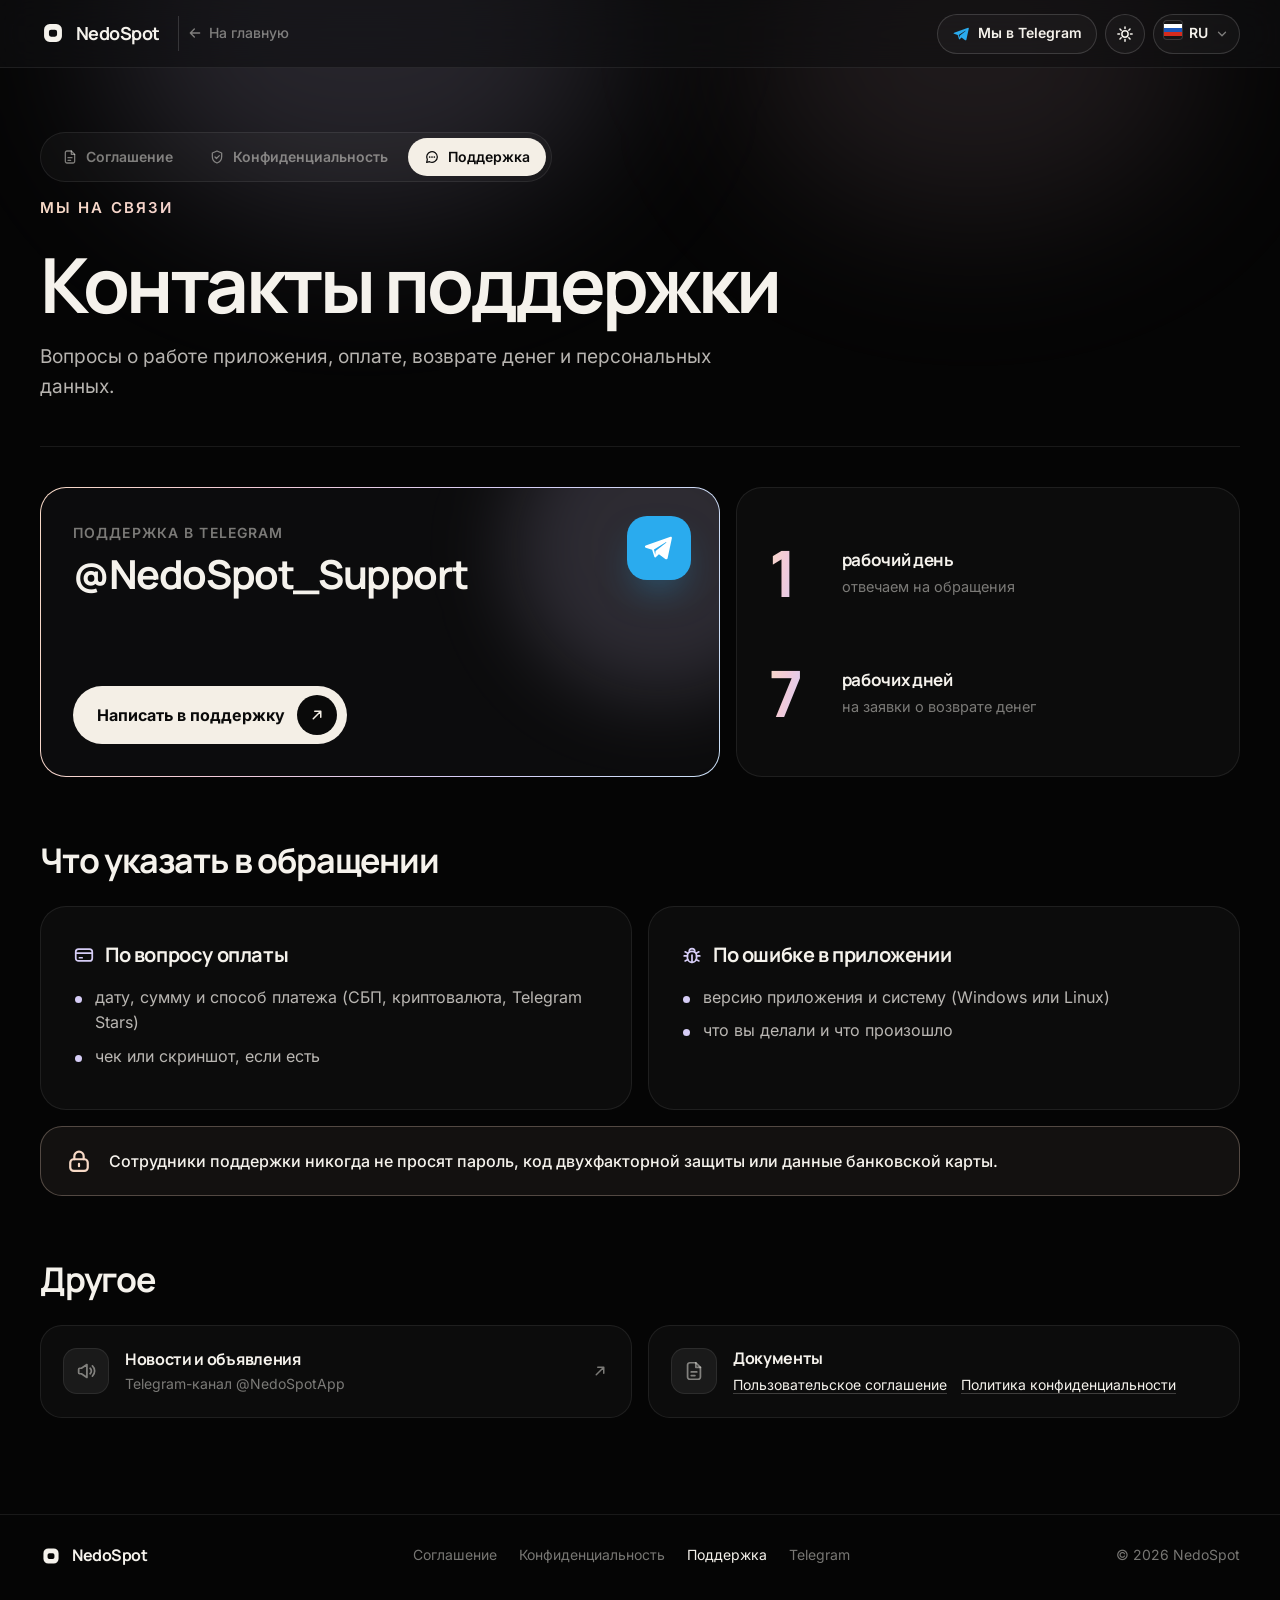
<file: support.html>
<!doctype html>
<html lang="ru" data-lang="ru" data-title-ru="Контакты поддержки — NedoSpot" data-title-en="Support — NedoSpot">
<head>
  <meta charset="utf-8">
  <meta name="viewport" content="width=device-width, initial-scale=1, viewport-fit=cover">
  <title>Контакты поддержки — NedoSpot</title>
  <meta name="description" content="Поддержка NedoSpot в Telegram: вопросы о приложении, оплате, возврате денег и персональных данных.">
  <meta name="theme-color" content="#050505">
  <link rel="icon" type="image/png" href="/assets/icon.png">
  <link rel="preload" href="/assets/fonts/manrope-cyrillic-wght-normal.woff2" as="font" type="font/woff2" crossorigin>
  <link rel="preload" href="/assets/fonts/inter-cyrillic-wght-normal.woff2" as="font" type="font/woff2" crossorigin>
  <script>
    /* тема и язык — до отрисовки, чтобы не мигало */
    (function () {
      var d = document.documentElement, t = null, l = null;
      try { t = localStorage.getItem('ns-theme'); l = localStorage.getItem('ns-lang'); } catch (e) {}
      var q = new URLSearchParams(location.search).get('lang');
      if (q === 'ru' || q === 'en') l = q;
      if (t === 'light') { d.setAttribute('data-theme', 'light'); document.querySelector('meta[name=theme-color]').content = '#f6f2eb'; }
      if (l === 'en') { d.setAttribute('data-lang', 'en'); d.lang = 'en'; document.title = d.getAttribute('data-title-en'); }
    })();
  </script>
  <link rel="stylesheet" href="/css/docs.css?v=2">
</head>
<body>
<svg width="0" height="0" style="position:absolute" aria-hidden="true">
  <symbol id="i-logo" viewBox="0 0 32 32"><path fill="currentColor" fill-rule="evenodd" d="M12 5h8a7 7 0 0 1 7 7v8a7 7 0 0 1-7 7h-8a7 7 0 0 1-7-7v-8a7 7 0 0 1 7-7zm1.6 7h4.8a2.6 2.6 0 0 1 2.6 2.6v3.3a2.6 2.6 0 0 1-2.6 2.6h-4.8a2.6 2.6 0 0 1-2.6-2.6v-3.3a2.6 2.6 0 0 1 2.6-2.6z"/></symbol>
  <symbol id="i-left" viewBox="0 0 24 24"><path fill="none" stroke="currentColor" stroke-width="2" stroke-linecap="round" stroke-linejoin="round" d="M19 12H5m6-6-6 6 6 6"/></symbol>
  <symbol id="i-chev" viewBox="0 0 24 24"><path fill="none" stroke="currentColor" stroke-width="2.2" stroke-linecap="round" stroke-linejoin="round" d="m6 9 6 6 6-6"/></symbol>
  <symbol id="i-tg" viewBox="0 0 24 24"><path fill="currentColor" d="M21.4 3.6c.6-.2 1.2.3 1 1l-3.2 15c-.2.8-1 1.1-1.7.7l-4.8-3.6-2.4 2.3c-.3.3-.8.2-1-.2l-1.7-5.4-4.8-1.6c-.8-.3-.8-1.3 0-1.6l18.6-6.6Zm-3.6 4L9 13.2l.9 3.8.3-2.8 7.9-6.2c.3-.2 0-.6-.3-.4Z"/></symbol>
  <symbol id="i-sun" viewBox="0 0 24 24"><g fill="none" stroke="currentColor" stroke-width="2" stroke-linecap="round"><circle cx="12" cy="12" r="4.2"/><path d="M12 2.5v2.2M12 19.3v2.2M2.5 12h2.2M19.3 12h2.2M5.3 5.3l1.6 1.6M17.1 17.1l1.6 1.6M5.3 18.7l1.6-1.6M17.1 6.9l1.6-1.6"/></g></symbol>
  <symbol id="i-moon" viewBox="0 0 24 24"><path fill="none" stroke="currentColor" stroke-width="2" stroke-linejoin="round" d="M20 14.6A8.3 8.3 0 0 1 9.4 4 8.3 8.3 0 1 0 20 14.6Z"/></symbol>
  <symbol id="i-check" viewBox="0 0 24 24"><path fill="none" stroke="currentColor" stroke-width="2.4" stroke-linecap="round" stroke-linejoin="round" d="m5 12.5 4.5 4.5L19 7.5"/></symbol>
  <symbol id="i-doc" viewBox="0 0 24 24"><g fill="none" stroke="currentColor" stroke-width="1.9" stroke-linecap="round" stroke-linejoin="round"><path d="M14 3H7.5A2.5 2.5 0 0 0 5 5.5v13A2.5 2.5 0 0 0 7.5 21h9a2.5 2.5 0 0 0 2.5-2.5V8l-5-5Z"/><path d="M14 3v5h5M9 13h6M9 17h4"/></g></symbol>
  <symbol id="i-shield" viewBox="0 0 24 24"><g fill="none" stroke="currentColor" stroke-width="1.9" stroke-linecap="round" stroke-linejoin="round"><path d="M12 3 5 6v5.5c0 4.2 2.9 8 7 9.5 4.1-1.5 7-5.3 7-9.5V6l-7-3Z"/><path d="m9 12 2.2 2.2L15.5 10"/></g></symbol>
  <symbol id="i-chat" viewBox="0 0 24 24"><g fill="none" stroke="currentColor" stroke-width="1.9" stroke-linecap="round" stroke-linejoin="round"><path d="M20 12a8 8 0 0 1-11.6 7.1L4 20l1-4A8 8 0 1 1 20 12Z"/><path d="M8.5 12h.01M12 12h.01M15.5 12h.01" stroke-width="2.6"/></g></symbol>
  <symbol id="i-cal" viewBox="0 0 24 24"><g fill="none" stroke="currentColor" stroke-width="1.9" stroke-linecap="round"><rect x="3.5" y="5" width="17" height="15.5" rx="3"/><path d="M3.5 10h17M8 3v4M16 3v4"/></g></symbol>
  <symbol id="i-list" viewBox="0 0 24 24"><path fill="none" stroke="currentColor" stroke-width="1.9" stroke-linecap="round" d="M9 6h11M9 12h11M9 18h11M4.5 6h.01M4.5 12h.01M4.5 18h.01"/></symbol>
  <symbol id="i-clock" viewBox="0 0 24 24"><g fill="none" stroke="currentColor" stroke-width="1.9" stroke-linecap="round"><circle cx="12" cy="12" r="8.5"/><path d="M12 7.5V12l3 2"/></g></symbol>
  <symbol id="i-info" viewBox="0 0 24 24"><g fill="none" stroke="currentColor" stroke-width="1.9" stroke-linecap="round"><circle cx="12" cy="12" r="8.5"/><path d="M12 11v5M12 8h.01"/></g></symbol>
  <symbol id="i-out" viewBox="0 0 24 24"><path fill="none" stroke="currentColor" stroke-width="2" stroke-linecap="round" stroke-linejoin="round" d="M7 17 17 7M9 7h8v8"/></symbol>
  <symbol id="i-card" viewBox="0 0 24 24"><g fill="none" stroke="currentColor" stroke-width="1.9" stroke-linecap="round"><rect x="3" y="5.5" width="18" height="13" rx="3"/><path d="M3 10h18M7 15h3"/></g></symbol>
  <symbol id="i-bug" viewBox="0 0 24 24"><g fill="none" stroke="currentColor" stroke-width="1.9" stroke-linecap="round" stroke-linejoin="round"><rect x="7" y="8" width="10" height="12" rx="5"/><path d="M9 8a3 3 0 0 1 6 0M12 12v8M3.5 13H7M17 13h3.5M4.5 8.5 7.5 10M19.5 8.5 16.5 10M4.5 18.5l3-1.5M19.5 18.5l-3-1.5"/></g></symbol>
  <symbol id="i-lock" viewBox="0 0 24 24"><g fill="none" stroke="currentColor" stroke-width="1.9" stroke-linecap="round" stroke-linejoin="round"><rect x="4.5" y="10.5" width="15" height="10" rx="3"/><path d="M8 10.5V8a4 4 0 0 1 8 0v2.5M12 14.5v2"/></g></symbol>
  <symbol id="i-news" viewBox="0 0 24 24"><g fill="none" stroke="currentColor" stroke-width="1.9" stroke-linecap="round" stroke-linejoin="round"><path d="M4 10v4a1 1 0 0 0 1 1h2l6 4V5L7 9H5a1 1 0 0 0-1 1Z"/><path d="M16.5 9a4 4 0 0 1 0 6M19 6.5a7.5 7.5 0 0 1 0 11"/></g></symbol>
  <symbol id="i-flower" viewBox="0 0 24 24"><g fill="currentColor"><ellipse cx="12" cy="6.2" rx="3.2" ry="4.6"/><ellipse cx="12" cy="6.2" rx="3.2" ry="4.6" transform="rotate(72 12 12)"/><ellipse cx="12" cy="6.2" rx="3.2" ry="4.6" transform="rotate(144 12 12)"/><ellipse cx="12" cy="6.2" rx="3.2" ry="4.6" transform="rotate(216 12 12)"/><ellipse cx="12" cy="6.2" rx="3.2" ry="4.6" transform="rotate(288 12 12)"/></g><circle cx="12" cy="12" r="2.4" fill="#f6f2eb" opacity=".9"/></symbol>
</svg>
<div class="progress" aria-hidden="true"><i></i></div>
<header class="dhead">
  <div class="wrap">
    <div class="dhead-left">
      <a class="brand" href="/" aria-label="NedoSpot"><svg aria-hidden="true"><use href="#i-logo"/></svg><span>NedoSpot</span></a>
      <a class="back" href="/"><svg aria-hidden="true"><use href="#i-left"/></svg><span class="txt"><span data-l="ru">На главную</span><span data-l="en">Home</span></span></a>
    </div>
    <div class="dhead-right">
      <a class="chip tg-chip" href="https://t.me/NedoSpotApp" target="_blank" rel="noopener"><svg aria-hidden="true"><use href="#i-tg"/></svg><span class="txt"><span data-l="ru">Мы в Telegram</span><span data-l="en">Telegram</span></span></a>
      <button class="chip icon-btn" type="button" data-theme-toggle aria-label="Сменить тему" title="Тема"><svg class="sun" aria-hidden="true"><use href="#i-sun"/></svg><svg class="moon" aria-hidden="true"><use href="#i-moon"/></svg></button>
      <div class="lang" data-lang-box>
        <button class="chip lang-btn" type="button" aria-haspopup="true" aria-expanded="false" aria-label="Язык / Language">
          <span data-l="ru"><svg class="flag" viewBox="0 0 9 6" aria-hidden="true"><rect width="9" height="2" fill="#fff"/><rect y="2" width="9" height="2" fill="#1c57b8"/><rect y="4" width="9" height="2" fill="#d52b1e"/></svg></span><span data-l="en"><svg class="flag" viewBox="0 0 19 13" aria-hidden="true"><rect width="19" height="13" fill="#fff"/><rect y="0" width="19" height="1" fill="#c8202f"/><rect y="2" width="19" height="1" fill="#c8202f"/><rect y="4" width="19" height="1" fill="#c8202f"/><rect y="6" width="19" height="1" fill="#c8202f"/><rect y="8" width="19" height="1" fill="#c8202f"/><rect y="10" width="19" height="1" fill="#c8202f"/><rect y="12" width="19" height="1" fill="#c8202f"/><rect width="8" height="7" fill="#273a7a"/><circle cx="1.5" cy="1.5" r=".45" fill="#fff"/><circle cx="1.5" cy="3.5" r=".45" fill="#fff"/><circle cx="1.5" cy="5.5" r=".45" fill="#fff"/><circle cx="4" cy="1.5" r=".45" fill="#fff"/><circle cx="4" cy="3.5" r=".45" fill="#fff"/><circle cx="4" cy="5.5" r=".45" fill="#fff"/><circle cx="6.5" cy="1.5" r=".45" fill="#fff"/><circle cx="6.5" cy="3.5" r=".45" fill="#fff"/><circle cx="6.5" cy="5.5" r=".45" fill="#fff"/></svg></span><span class="code"><span data-l="ru">RU</span><span data-l="en">EN</span></span><svg class="chev" aria-hidden="true"><use href="#i-chev"/></svg>
        </button>
        <ul class="lang-menu" role="menu">
          <li><button type="button" role="menuitemradio" data-set-lang="ru" aria-checked="true"><svg class="flag" viewBox="0 0 9 6" aria-hidden="true"><rect width="9" height="2" fill="#fff"/><rect y="2" width="9" height="2" fill="#1c57b8"/><rect y="4" width="9" height="2" fill="#d52b1e"/></svg>Русский<svg class="tick" aria-hidden="true"><use href="#i-check"/></svg></button></li>
          <li><button type="button" role="menuitemradio" data-set-lang="en" aria-checked="false"><svg class="flag" viewBox="0 0 19 13" aria-hidden="true"><rect width="19" height="13" fill="#fff"/><rect y="0" width="19" height="1" fill="#c8202f"/><rect y="2" width="19" height="1" fill="#c8202f"/><rect y="4" width="19" height="1" fill="#c8202f"/><rect y="6" width="19" height="1" fill="#c8202f"/><rect y="8" width="19" height="1" fill="#c8202f"/><rect y="10" width="19" height="1" fill="#c8202f"/><rect y="12" width="19" height="1" fill="#c8202f"/><rect width="8" height="7" fill="#273a7a"/><circle cx="1.5" cy="1.5" r=".45" fill="#fff"/><circle cx="1.5" cy="3.5" r=".45" fill="#fff"/><circle cx="1.5" cy="5.5" r=".45" fill="#fff"/><circle cx="4" cy="1.5" r=".45" fill="#fff"/><circle cx="4" cy="3.5" r=".45" fill="#fff"/><circle cx="4" cy="5.5" r=".45" fill="#fff"/><circle cx="6.5" cy="1.5" r=".45" fill="#fff"/><circle cx="6.5" cy="3.5" r=".45" fill="#fff"/><circle cx="6.5" cy="5.5" r=".45" fill="#fff"/></svg>English<svg class="tick" aria-hidden="true"><use href="#i-check"/></svg></button></li>
        </ul>
      </div>
    </div>
  </div>
</header>
<div class="glow" aria-hidden="true"></div>
<main class="wrap">
<div data-l="ru">
<section class="dhero"><nav class="dtabs" aria-label="Документы"><a href="/terms"><svg aria-hidden="true"><use href="#i-doc"/></svg><span>Соглашение</span></a><a href="/privacy"><svg aria-hidden="true"><use href="#i-shield"/></svg><span>Конфиденциальность</span></a><a href="/support" aria-current="page"><svg aria-hidden="true"><use href="#i-chat"/></svg><span>Поддержка</span></a></nav>
  <span class="kicker">Мы на связи</span>
  <h1>Контакты поддержки</h1>
  <p class="lead">Вопросы о работе приложения, оплате, возврате денег и персональных данных.</p>
</section>
<div class="sup">
  <div class="sup-top">
    <div class="card tg-card">
      <span class="plane"><svg aria-hidden="true"><use href="#i-tg"/></svg></span>
      <div><span class="small">Поддержка в Telegram</span><span class="handle">@NedoSpot_Support</span></div>
      <a class="big-btn" href="https://t.me/NedoSpot_Support" target="_blank" rel="noopener">Написать в поддержку<span class="ico"><svg aria-hidden="true"><use href="#i-out"/></svg></span></a>
    </div>
    <div class="card times">
      <div class="time"><span class="num">1</span><div><b>рабочий день</b><span>отвечаем на обращения</span></div></div>
      <div class="time"><span class="num">7</span><div><b>рабочих дней</b><span>на заявки о возврате денег</span></div></div>
    </div>
  </div>
  <h2>Что указать в обращении</h2>
  <div class="two">
    <div class="card"><h3><svg aria-hidden="true"><use href="#i-card"/></svg>По вопросу оплаты</h3><ul><li>дату, сумму и способ платежа (СБП, криптовалюта, Telegram Stars)</li><li>чек или скриншот, если есть</li></ul></div>
    <div class="card"><h3><svg aria-hidden="true"><use href="#i-bug"/></svg>По ошибке в приложении</h3><ul><li>версию приложения и систему (Windows или Linux)</li><li>что вы делали и что произошло</li></ul></div>
  </div>
  <p class="warn"><svg aria-hidden="true"><use href="#i-lock"/></svg><span>Сотрудники поддержки никогда не просят пароль, код двухфакторной защиты или данные банковской карты.</span></p>
  <h2>Другое</h2>
  <div class="links">
    <a class="link-row" href="https://t.me/NedoSpotApp" target="_blank" rel="noopener"><span class="lr-ico"><svg aria-hidden="true"><use href="#i-news"/></svg></span><div><b>Новости и объявления</b><span>Telegram-канал @NedoSpotApp</span></div><svg class="go" aria-hidden="true"><use href="#i-out"/></svg></a>
    <div class="link-row"><span class="lr-ico"><svg aria-hidden="true"><use href="#i-doc"/></svg></span><div><b>Документы</b><span class="docs"><a class="inline" href="/terms">Пользовательское соглашение</a><a class="inline" href="/privacy">Политика конфиденциальности</a></span></div></div>
  </div>
</div>
</div>
<div data-l="en">
<section class="dhero"><nav class="dtabs" aria-label="Documents"><a href="/terms"><svg aria-hidden="true"><use href="#i-doc"/></svg><span>Terms</span></a><a href="/privacy"><svg aria-hidden="true"><use href="#i-shield"/></svg><span>Privacy</span></a><a href="/support" aria-current="page"><svg aria-hidden="true"><use href="#i-chat"/></svg><span>Support</span></a></nav>
  <span class="kicker">We are here to help</span>
  <h1>Support</h1>
  <p class="lead">Questions about the app, payments, refunds and personal data.</p>
</section>
<div class="sup">
  <div class="sup-top">
    <div class="card tg-card">
      <span class="plane"><svg aria-hidden="true"><use href="#i-tg"/></svg></span>
      <div><span class="small">Support on Telegram</span><span class="handle">@NedoSpot_Support</span></div>
      <a class="big-btn" href="https://t.me/NedoSpot_Support" target="_blank" rel="noopener">Message support<span class="ico"><svg aria-hidden="true"><use href="#i-out"/></svg></span></a>
    </div>
    <div class="card times">
      <div class="time"><span class="num">1</span><div><b>business day</b><span>to reply to your request</span></div></div>
      <div class="time"><span class="num">7</span><div><b>business days</b><span>for refund requests</span></div></div>
    </div>
  </div>
  <h2>What to include in your request</h2>
  <div class="two">
    <div class="card"><h3><svg aria-hidden="true"><use href="#i-card"/></svg>About a payment</h3><ul><li>the date, amount and payment method (SBP, cryptocurrency, Telegram Stars)</li><li>a receipt or screenshot, if you have one</li></ul></div>
    <div class="card"><h3><svg aria-hidden="true"><use href="#i-bug"/></svg>About a bug in the app</h3><ul><li>the app version and your system (Windows or Linux)</li><li>what you were doing and what happened</li></ul></div>
  </div>
  <p class="warn"><svg aria-hidden="true"><use href="#i-lock"/></svg><span>Support staff will never ask for your password, two-factor code or bank card details.</span></p>
  <h2>Other</h2>
  <div class="links">
    <a class="link-row" href="https://t.me/NedoSpotApp" target="_blank" rel="noopener"><span class="lr-ico"><svg aria-hidden="true"><use href="#i-news"/></svg></span><div><b>News and announcements</b><span>Telegram channel @NedoSpotApp</span></div><svg class="go" aria-hidden="true"><use href="#i-out"/></svg></a>
    <div class="link-row"><span class="lr-ico"><svg aria-hidden="true"><use href="#i-doc"/></svg></span><div><b>Documents</b><span class="docs"><a class="inline" href="/terms">Terms of Use</a><a class="inline" href="/privacy">Privacy Policy</a></span></div></div>
  </div>
</div>
</div>
</main>
<footer class="dfoot">
  <div class="wrap">
    <a class="brand" href="/"><svg aria-hidden="true"><use href="#i-logo"/></svg><span>NedoSpot</span></a>
    <nav aria-label="Ссылки"><a href="/terms"><span data-l="ru">Соглашение</span><span data-l="en">Terms</span></a><a href="/privacy"><span data-l="ru">Конфиденциальность</span><span data-l="en">Privacy</span></a><a href="/support" aria-current="page"><span data-l="ru">Поддержка</span><span data-l="en">Support</span></a><a href="https://t.me/NedoSpotApp" target="_blank" rel="noopener">Telegram</a></nav>
    <span>© <span data-year>2026</span> NedoSpot</span>
  </div>
</footer>
<script src="/js/docs.js?v=2" defer></script>
</body>
</html>
</file>
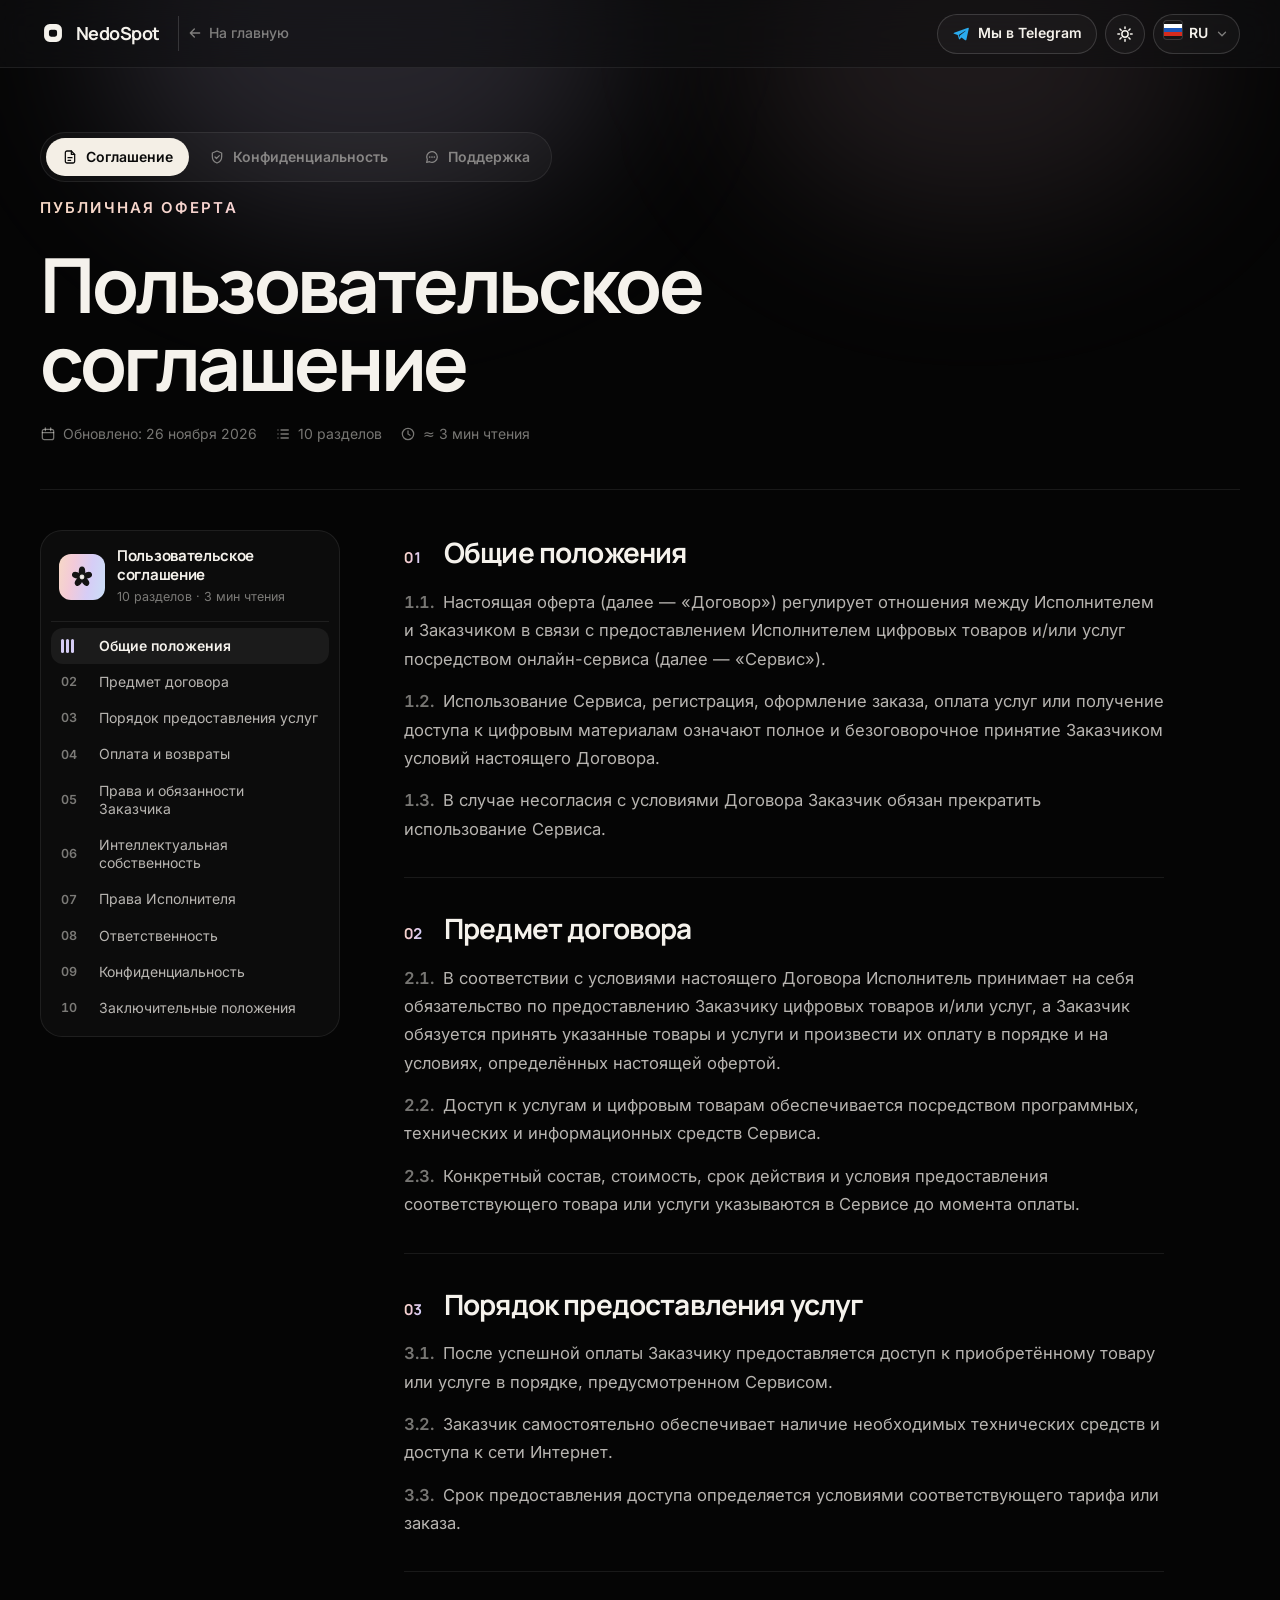
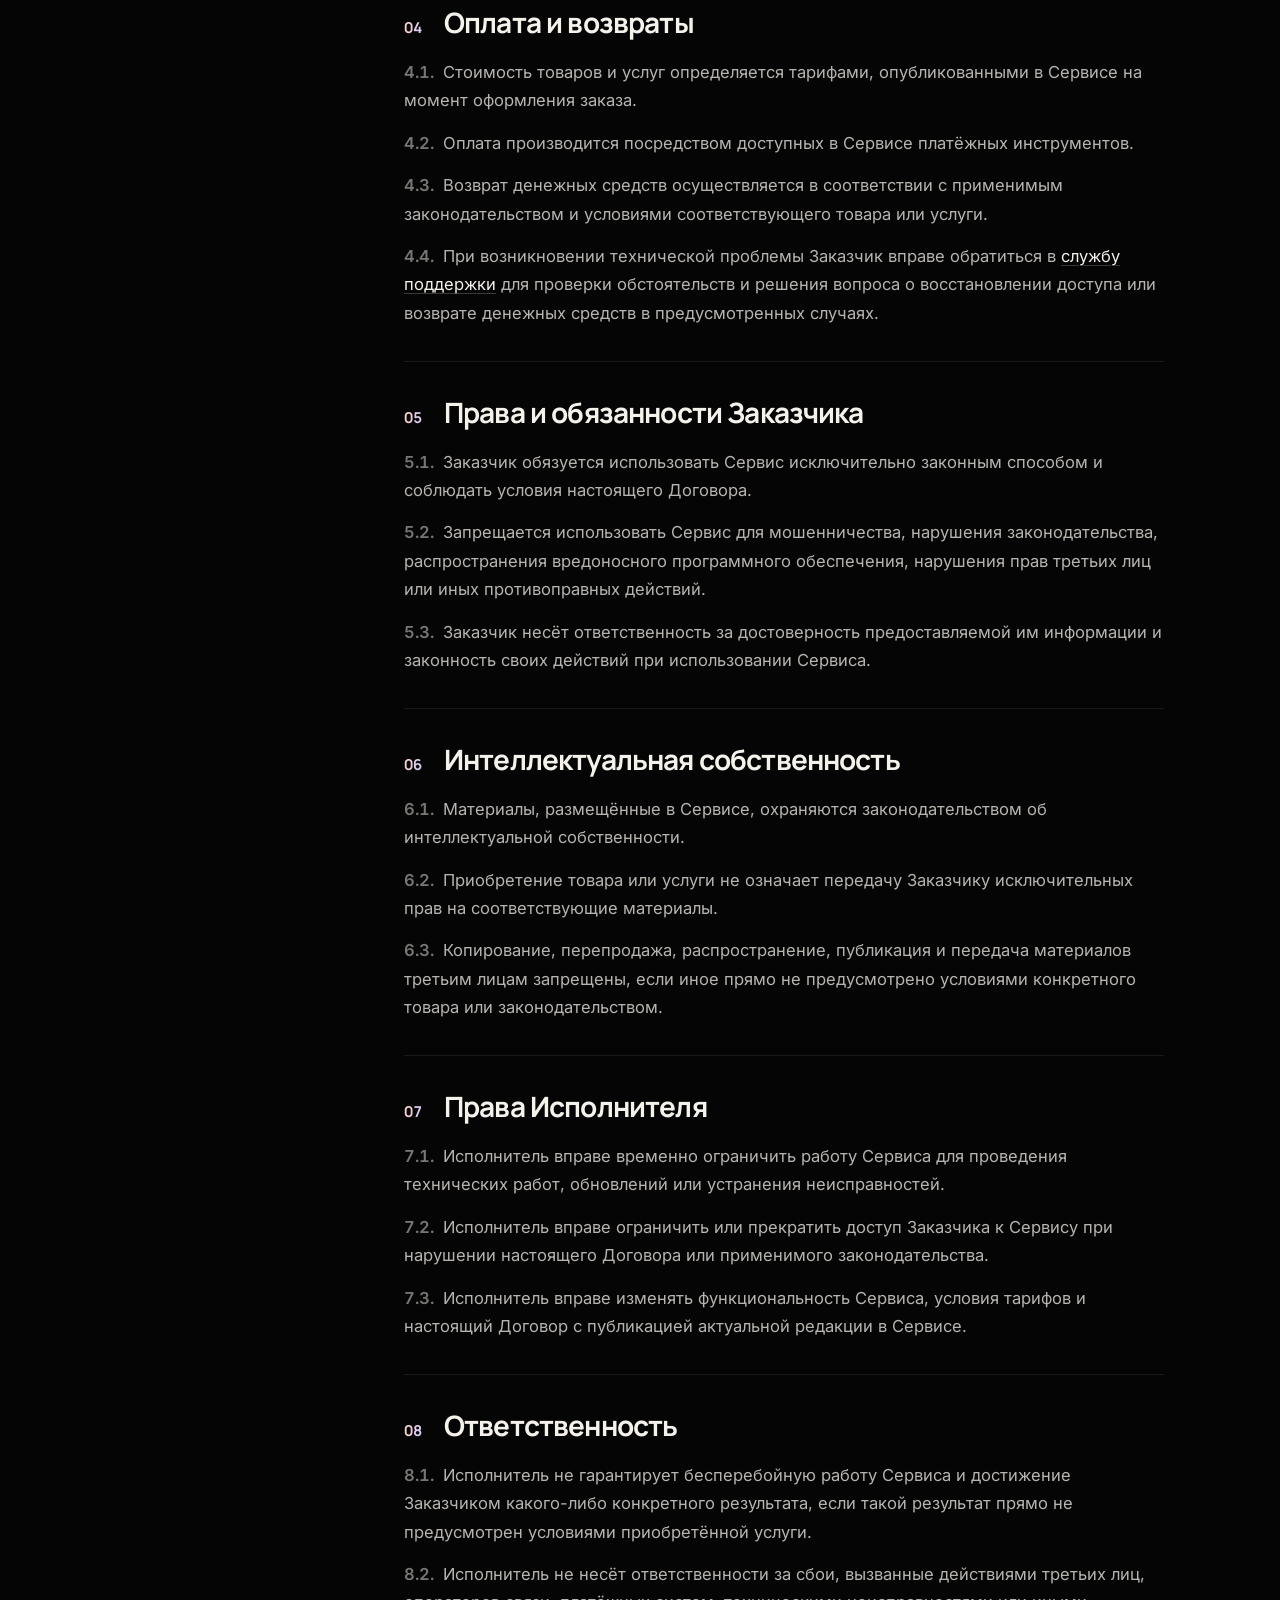
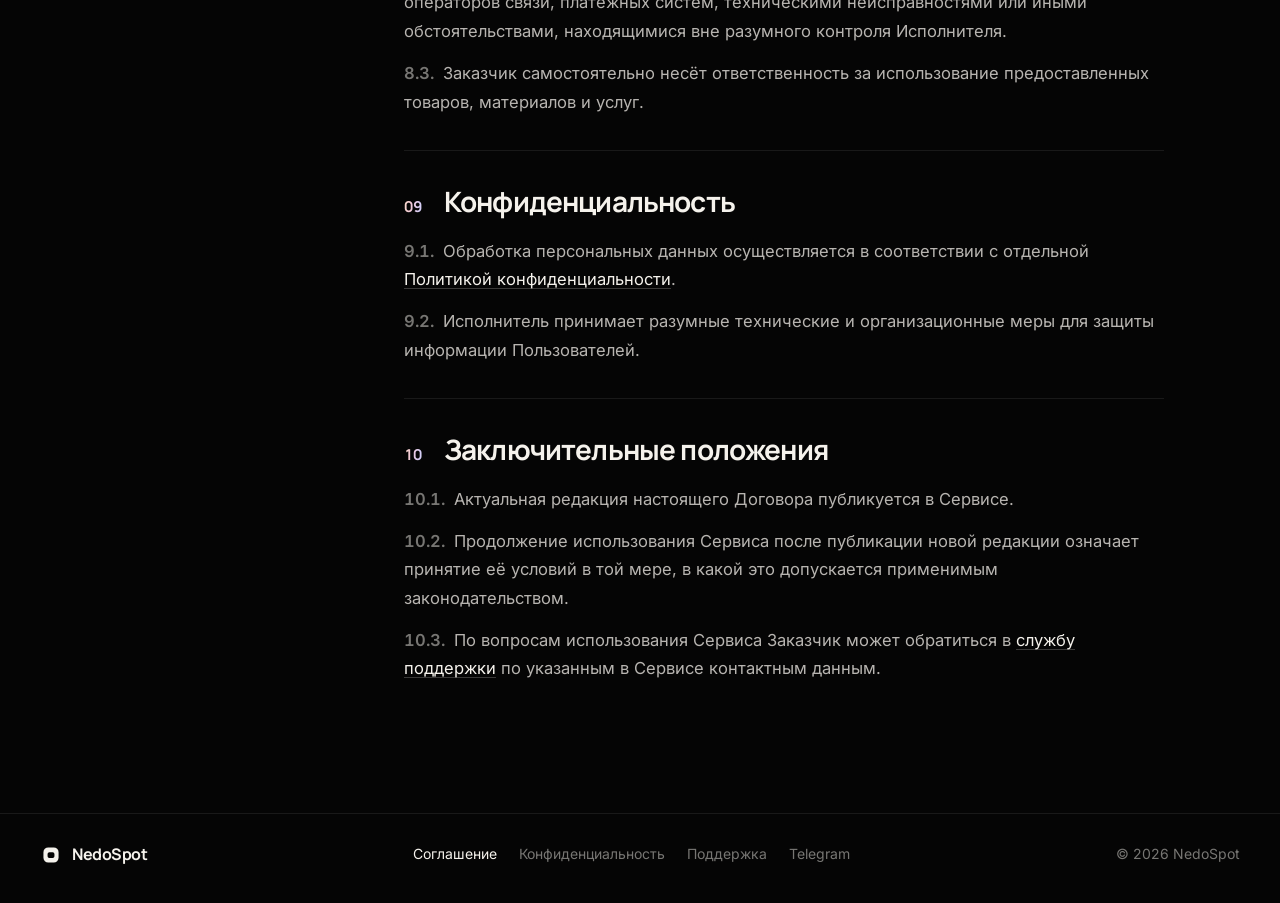
<file: terms.html>
<!doctype html>
<html lang="ru" data-lang="ru" data-title-ru="Пользовательское соглашение — NedoSpot" data-title-en="Terms of Use — NedoSpot">
<head>
  <meta charset="utf-8">
  <meta name="viewport" content="width=device-width, initial-scale=1, viewport-fit=cover">
  <title>Пользовательское соглашение — NedoSpot</title>
  <meta name="description" content="Пользовательское соглашение (публичная оферта) NedoSpot.">
  <meta name="theme-color" content="#050505">
  <link rel="icon" type="image/png" href="/assets/icon.png">
  <link rel="preload" href="/assets/fonts/manrope-cyrillic-wght-normal.woff2" as="font" type="font/woff2" crossorigin>
  <link rel="preload" href="/assets/fonts/inter-cyrillic-wght-normal.woff2" as="font" type="font/woff2" crossorigin>
  <script>
    /* тема и язык — до отрисовки, чтобы не мигало */
    (function () {
      var d = document.documentElement, t = null, l = null;
      try { t = localStorage.getItem('ns-theme'); l = localStorage.getItem('ns-lang'); } catch (e) {}
      var q = new URLSearchParams(location.search).get('lang');
      if (q === 'ru' || q === 'en') l = q;
      if (t === 'light') { d.setAttribute('data-theme', 'light'); document.querySelector('meta[name=theme-color]').content = '#f6f2eb'; }
      if (l === 'en') { d.setAttribute('data-lang', 'en'); d.lang = 'en'; document.title = d.getAttribute('data-title-en'); }
    })();
  </script>
  <link rel="stylesheet" href="/css/docs.css?v=2">
</head>
<body>
<svg width="0" height="0" style="position:absolute" aria-hidden="true">
  <symbol id="i-logo" viewBox="0 0 32 32"><path fill="currentColor" fill-rule="evenodd" d="M12 5h8a7 7 0 0 1 7 7v8a7 7 0 0 1-7 7h-8a7 7 0 0 1-7-7v-8a7 7 0 0 1 7-7zm1.6 7h4.8a2.6 2.6 0 0 1 2.6 2.6v3.3a2.6 2.6 0 0 1-2.6 2.6h-4.8a2.6 2.6 0 0 1-2.6-2.6v-3.3a2.6 2.6 0 0 1 2.6-2.6z"/></symbol>
  <symbol id="i-left" viewBox="0 0 24 24"><path fill="none" stroke="currentColor" stroke-width="2" stroke-linecap="round" stroke-linejoin="round" d="M19 12H5m6-6-6 6 6 6"/></symbol>
  <symbol id="i-chev" viewBox="0 0 24 24"><path fill="none" stroke="currentColor" stroke-width="2.2" stroke-linecap="round" stroke-linejoin="round" d="m6 9 6 6 6-6"/></symbol>
  <symbol id="i-tg" viewBox="0 0 24 24"><path fill="currentColor" d="M21.4 3.6c.6-.2 1.2.3 1 1l-3.2 15c-.2.8-1 1.1-1.7.7l-4.8-3.6-2.4 2.3c-.3.3-.8.2-1-.2l-1.7-5.4-4.8-1.6c-.8-.3-.8-1.3 0-1.6l18.6-6.6Zm-3.6 4L9 13.2l.9 3.8.3-2.8 7.9-6.2c.3-.2 0-.6-.3-.4Z"/></symbol>
  <symbol id="i-sun" viewBox="0 0 24 24"><g fill="none" stroke="currentColor" stroke-width="2" stroke-linecap="round"><circle cx="12" cy="12" r="4.2"/><path d="M12 2.5v2.2M12 19.3v2.2M2.5 12h2.2M19.3 12h2.2M5.3 5.3l1.6 1.6M17.1 17.1l1.6 1.6M5.3 18.7l1.6-1.6M17.1 6.9l1.6-1.6"/></g></symbol>
  <symbol id="i-moon" viewBox="0 0 24 24"><path fill="none" stroke="currentColor" stroke-width="2" stroke-linejoin="round" d="M20 14.6A8.3 8.3 0 0 1 9.4 4 8.3 8.3 0 1 0 20 14.6Z"/></symbol>
  <symbol id="i-check" viewBox="0 0 24 24"><path fill="none" stroke="currentColor" stroke-width="2.4" stroke-linecap="round" stroke-linejoin="round" d="m5 12.5 4.5 4.5L19 7.5"/></symbol>
  <symbol id="i-doc" viewBox="0 0 24 24"><g fill="none" stroke="currentColor" stroke-width="1.9" stroke-linecap="round" stroke-linejoin="round"><path d="M14 3H7.5A2.5 2.5 0 0 0 5 5.5v13A2.5 2.5 0 0 0 7.5 21h9a2.5 2.5 0 0 0 2.5-2.5V8l-5-5Z"/><path d="M14 3v5h5M9 13h6M9 17h4"/></g></symbol>
  <symbol id="i-shield" viewBox="0 0 24 24"><g fill="none" stroke="currentColor" stroke-width="1.9" stroke-linecap="round" stroke-linejoin="round"><path d="M12 3 5 6v5.5c0 4.2 2.9 8 7 9.5 4.1-1.5 7-5.3 7-9.5V6l-7-3Z"/><path d="m9 12 2.2 2.2L15.5 10"/></g></symbol>
  <symbol id="i-chat" viewBox="0 0 24 24"><g fill="none" stroke="currentColor" stroke-width="1.9" stroke-linecap="round" stroke-linejoin="round"><path d="M20 12a8 8 0 0 1-11.6 7.1L4 20l1-4A8 8 0 1 1 20 12Z"/><path d="M8.5 12h.01M12 12h.01M15.5 12h.01" stroke-width="2.6"/></g></symbol>
  <symbol id="i-cal" viewBox="0 0 24 24"><g fill="none" stroke="currentColor" stroke-width="1.9" stroke-linecap="round"><rect x="3.5" y="5" width="17" height="15.5" rx="3"/><path d="M3.5 10h17M8 3v4M16 3v4"/></g></symbol>
  <symbol id="i-list" viewBox="0 0 24 24"><path fill="none" stroke="currentColor" stroke-width="1.9" stroke-linecap="round" d="M9 6h11M9 12h11M9 18h11M4.5 6h.01M4.5 12h.01M4.5 18h.01"/></symbol>
  <symbol id="i-clock" viewBox="0 0 24 24"><g fill="none" stroke="currentColor" stroke-width="1.9" stroke-linecap="round"><circle cx="12" cy="12" r="8.5"/><path d="M12 7.5V12l3 2"/></g></symbol>
  <symbol id="i-info" viewBox="0 0 24 24"><g fill="none" stroke="currentColor" stroke-width="1.9" stroke-linecap="round"><circle cx="12" cy="12" r="8.5"/><path d="M12 11v5M12 8h.01"/></g></symbol>
  <symbol id="i-out" viewBox="0 0 24 24"><path fill="none" stroke="currentColor" stroke-width="2" stroke-linecap="round" stroke-linejoin="round" d="M7 17 17 7M9 7h8v8"/></symbol>
  <symbol id="i-card" viewBox="0 0 24 24"><g fill="none" stroke="currentColor" stroke-width="1.9" stroke-linecap="round"><rect x="3" y="5.5" width="18" height="13" rx="3"/><path d="M3 10h18M7 15h3"/></g></symbol>
  <symbol id="i-bug" viewBox="0 0 24 24"><g fill="none" stroke="currentColor" stroke-width="1.9" stroke-linecap="round" stroke-linejoin="round"><rect x="7" y="8" width="10" height="12" rx="5"/><path d="M9 8a3 3 0 0 1 6 0M12 12v8M3.5 13H7M17 13h3.5M4.5 8.5 7.5 10M19.5 8.5 16.5 10M4.5 18.5l3-1.5M19.5 18.5l-3-1.5"/></g></symbol>
  <symbol id="i-lock" viewBox="0 0 24 24"><g fill="none" stroke="currentColor" stroke-width="1.9" stroke-linecap="round" stroke-linejoin="round"><rect x="4.5" y="10.5" width="15" height="10" rx="3"/><path d="M8 10.5V8a4 4 0 0 1 8 0v2.5M12 14.5v2"/></g></symbol>
  <symbol id="i-news" viewBox="0 0 24 24"><g fill="none" stroke="currentColor" stroke-width="1.9" stroke-linecap="round" stroke-linejoin="round"><path d="M4 10v4a1 1 0 0 0 1 1h2l6 4V5L7 9H5a1 1 0 0 0-1 1Z"/><path d="M16.5 9a4 4 0 0 1 0 6M19 6.5a7.5 7.5 0 0 1 0 11"/></g></symbol>
  <symbol id="i-flower" viewBox="0 0 24 24"><g fill="currentColor"><ellipse cx="12" cy="6.2" rx="3.2" ry="4.6"/><ellipse cx="12" cy="6.2" rx="3.2" ry="4.6" transform="rotate(72 12 12)"/><ellipse cx="12" cy="6.2" rx="3.2" ry="4.6" transform="rotate(144 12 12)"/><ellipse cx="12" cy="6.2" rx="3.2" ry="4.6" transform="rotate(216 12 12)"/><ellipse cx="12" cy="6.2" rx="3.2" ry="4.6" transform="rotate(288 12 12)"/></g><circle cx="12" cy="12" r="2.4" fill="#f6f2eb" opacity=".9"/></symbol>
</svg>
<div class="progress" aria-hidden="true"><i></i></div>
<header class="dhead">
  <div class="wrap">
    <div class="dhead-left">
      <a class="brand" href="/" aria-label="NedoSpot"><svg aria-hidden="true"><use href="#i-logo"/></svg><span>NedoSpot</span></a>
      <a class="back" href="/"><svg aria-hidden="true"><use href="#i-left"/></svg><span class="txt"><span data-l="ru">На главную</span><span data-l="en">Home</span></span></a>
    </div>
    <div class="dhead-right">
      <a class="chip tg-chip" href="https://t.me/NedoSpotApp" target="_blank" rel="noopener"><svg aria-hidden="true"><use href="#i-tg"/></svg><span class="txt"><span data-l="ru">Мы в Telegram</span><span data-l="en">Telegram</span></span></a>
      <button class="chip icon-btn" type="button" data-theme-toggle aria-label="Сменить тему" title="Тема"><svg class="sun" aria-hidden="true"><use href="#i-sun"/></svg><svg class="moon" aria-hidden="true"><use href="#i-moon"/></svg></button>
      <div class="lang" data-lang-box>
        <button class="chip lang-btn" type="button" aria-haspopup="true" aria-expanded="false" aria-label="Язык / Language">
          <span data-l="ru"><svg class="flag" viewBox="0 0 9 6" aria-hidden="true"><rect width="9" height="2" fill="#fff"/><rect y="2" width="9" height="2" fill="#1c57b8"/><rect y="4" width="9" height="2" fill="#d52b1e"/></svg></span><span data-l="en"><svg class="flag" viewBox="0 0 19 13" aria-hidden="true"><rect width="19" height="13" fill="#fff"/><rect y="0" width="19" height="1" fill="#c8202f"/><rect y="2" width="19" height="1" fill="#c8202f"/><rect y="4" width="19" height="1" fill="#c8202f"/><rect y="6" width="19" height="1" fill="#c8202f"/><rect y="8" width="19" height="1" fill="#c8202f"/><rect y="10" width="19" height="1" fill="#c8202f"/><rect y="12" width="19" height="1" fill="#c8202f"/><rect width="8" height="7" fill="#273a7a"/><circle cx="1.5" cy="1.5" r=".45" fill="#fff"/><circle cx="1.5" cy="3.5" r=".45" fill="#fff"/><circle cx="1.5" cy="5.5" r=".45" fill="#fff"/><circle cx="4" cy="1.5" r=".45" fill="#fff"/><circle cx="4" cy="3.5" r=".45" fill="#fff"/><circle cx="4" cy="5.5" r=".45" fill="#fff"/><circle cx="6.5" cy="1.5" r=".45" fill="#fff"/><circle cx="6.5" cy="3.5" r=".45" fill="#fff"/><circle cx="6.5" cy="5.5" r=".45" fill="#fff"/></svg></span><span class="code"><span data-l="ru">RU</span><span data-l="en">EN</span></span><svg class="chev" aria-hidden="true"><use href="#i-chev"/></svg>
        </button>
        <ul class="lang-menu" role="menu">
          <li><button type="button" role="menuitemradio" data-set-lang="ru" aria-checked="true"><svg class="flag" viewBox="0 0 9 6" aria-hidden="true"><rect width="9" height="2" fill="#fff"/><rect y="2" width="9" height="2" fill="#1c57b8"/><rect y="4" width="9" height="2" fill="#d52b1e"/></svg>Русский<svg class="tick" aria-hidden="true"><use href="#i-check"/></svg></button></li>
          <li><button type="button" role="menuitemradio" data-set-lang="en" aria-checked="false"><svg class="flag" viewBox="0 0 19 13" aria-hidden="true"><rect width="19" height="13" fill="#fff"/><rect y="0" width="19" height="1" fill="#c8202f"/><rect y="2" width="19" height="1" fill="#c8202f"/><rect y="4" width="19" height="1" fill="#c8202f"/><rect y="6" width="19" height="1" fill="#c8202f"/><rect y="8" width="19" height="1" fill="#c8202f"/><rect y="10" width="19" height="1" fill="#c8202f"/><rect y="12" width="19" height="1" fill="#c8202f"/><rect width="8" height="7" fill="#273a7a"/><circle cx="1.5" cy="1.5" r=".45" fill="#fff"/><circle cx="1.5" cy="3.5" r=".45" fill="#fff"/><circle cx="1.5" cy="5.5" r=".45" fill="#fff"/><circle cx="4" cy="1.5" r=".45" fill="#fff"/><circle cx="4" cy="3.5" r=".45" fill="#fff"/><circle cx="4" cy="5.5" r=".45" fill="#fff"/><circle cx="6.5" cy="1.5" r=".45" fill="#fff"/><circle cx="6.5" cy="3.5" r=".45" fill="#fff"/><circle cx="6.5" cy="5.5" r=".45" fill="#fff"/></svg>English<svg class="tick" aria-hidden="true"><use href="#i-check"/></svg></button></li>
        </ul>
      </div>
    </div>
  </div>
</header>
<div class="glow" aria-hidden="true"></div>
<main class="wrap">
<div data-l="ru">
<section class="dhero">
<nav class="dtabs" aria-label="Документы"><a href="/terms" aria-current="page"><svg aria-hidden="true"><use href="#i-doc"/></svg><span>Соглашение</span></a><a href="/privacy"><svg aria-hidden="true"><use href="#i-shield"/></svg><span>Конфиденциальность</span></a><a href="/support"><svg aria-hidden="true"><use href="#i-chat"/></svg><span>Поддержка</span></a></nav>
<span class="kicker">Публичная оферта</span>
<h1>Пользовательское соглашение</h1>
<div class="meta"><span><svg aria-hidden="true"><use href="#i-cal"/></svg>Обновлено: 26 ноября 2026</span><span><svg aria-hidden="true"><use href="#i-list"/></svg>10 разделов</span><span><svg aria-hidden="true"><use href="#i-clock"/></svg>≈ 3 мин чтения</span></div>

</section>
<div class="dgrid">
<aside class="toc" aria-label="Содержание">
<div class="toc-head"><span class="cover"><svg aria-hidden="true"><use href="#i-flower"/></svg></span><div><b>Пользовательское соглашение</b><small>10 разделов · 3 мин чтения</small></div></div>
<button class="toc-toggle" type="button" aria-expanded="false"><span class="eq" aria-hidden="true"><i></i><i></i><i></i></span><span class="cnt" data-toc-cnt>01 / 10</span><span class="cur" data-toc-cur>Общие положения</span><svg class="chev" aria-hidden="true"><use href="#i-chev"/></svg></button>
<div class="trk-list"><div><ol class="trk-ol">
<li><a class="trk" href="#ru-1" data-sec="ru-1"><span class="no"><b>01</b><span class="eq" aria-hidden="true"><i></i><i></i><i></i></span></span><span class="tt">Общие положения</span></a></li>
<li><a class="trk" href="#ru-2" data-sec="ru-2"><span class="no"><b>02</b><span class="eq" aria-hidden="true"><i></i><i></i><i></i></span></span><span class="tt">Предмет договора</span></a></li>
<li><a class="trk" href="#ru-3" data-sec="ru-3"><span class="no"><b>03</b><span class="eq" aria-hidden="true"><i></i><i></i><i></i></span></span><span class="tt">Порядок предоставления услуг</span></a></li>
<li><a class="trk" href="#ru-4" data-sec="ru-4"><span class="no"><b>04</b><span class="eq" aria-hidden="true"><i></i><i></i><i></i></span></span><span class="tt">Оплата и возвраты</span></a></li>
<li><a class="trk" href="#ru-5" data-sec="ru-5"><span class="no"><b>05</b><span class="eq" aria-hidden="true"><i></i><i></i><i></i></span></span><span class="tt">Права и обязанности Заказчика</span></a></li>
<li><a class="trk" href="#ru-6" data-sec="ru-6"><span class="no"><b>06</b><span class="eq" aria-hidden="true"><i></i><i></i><i></i></span></span><span class="tt">Интеллектуальная собственность</span></a></li>
<li><a class="trk" href="#ru-7" data-sec="ru-7"><span class="no"><b>07</b><span class="eq" aria-hidden="true"><i></i><i></i><i></i></span></span><span class="tt">Права Исполнителя</span></a></li>
<li><a class="trk" href="#ru-8" data-sec="ru-8"><span class="no"><b>08</b><span class="eq" aria-hidden="true"><i></i><i></i><i></i></span></span><span class="tt">Ответственность</span></a></li>
<li><a class="trk" href="#ru-9" data-sec="ru-9"><span class="no"><b>09</b><span class="eq" aria-hidden="true"><i></i><i></i><i></i></span></span><span class="tt">Конфиденциальность</span></a></li>
<li><a class="trk" href="#ru-10" data-sec="ru-10"><span class="no"><b>10</b><span class="eq" aria-hidden="true"><i></i><i></i><i></i></span></span><span class="tt">Заключительные положения</span></a></li>
</ol></div></div></aside>
<article class="doc">
<section class="dsec" id="ru-1"><h2><span class="sn">01</span><span>Общие положения</span></h2>
<p><span class="pt">1.1.</span> Настоящая оферта (далее — «Договор») регулирует отношения между Исполнителем и Заказчиком в связи с предоставлением Исполнителем цифровых товаров и/или услуг посредством онлайн-сервиса (далее — «Сервис»).</p>
<p><span class="pt">1.2.</span> Использование Сервиса, регистрация, оформление заказа, оплата услуг или получение доступа к цифровым материалам означают полное и безоговорочное принятие Заказчиком условий настоящего Договора.</p>
<p><span class="pt">1.3.</span> В случае несогласия с условиями Договора Заказчик обязан прекратить использование Сервиса.</p>
</section>
<section class="dsec" id="ru-2"><h2><span class="sn">02</span><span>Предмет договора</span></h2>
<p><span class="pt">2.1.</span> В соответствии с условиями настоящего Договора Исполнитель принимает на себя обязательство по предоставлению Заказчику цифровых товаров и/или услуг, а Заказчик обязуется принять указанные товары и услуги и произвести их оплату в порядке и на условиях, определённых настоящей офертой.</p>
<p><span class="pt">2.2.</span> Доступ к услугам и цифровым товарам обеспечивается посредством программных, технических и информационных средств Сервиса.</p>
<p><span class="pt">2.3.</span> Конкретный состав, стоимость, срок действия и условия предоставления соответствующего товара или услуги указываются в Сервисе до момента оплаты.</p>
</section>
<section class="dsec" id="ru-3"><h2><span class="sn">03</span><span>Порядок предоставления услуг</span></h2>
<p><span class="pt">3.1.</span> После успешной оплаты Заказчику предоставляется доступ к приобретённому товару или услуге в порядке, предусмотренном Сервисом.</p>
<p><span class="pt">3.2.</span> Заказчик самостоятельно обеспечивает наличие необходимых технических средств и доступа к сети Интернет.</p>
<p><span class="pt">3.3.</span> Срок предоставления доступа определяется условиями соответствующего тарифа или заказа.</p>
</section>
<section class="dsec" id="ru-4"><h2><span class="sn">04</span><span>Оплата и возвраты</span></h2>
<p><span class="pt">4.1.</span> Стоимость товаров и услуг определяется тарифами, опубликованными в Сервисе на момент оформления заказа.</p>
<p><span class="pt">4.2.</span> Оплата производится посредством доступных в Сервисе платёжных инструментов.</p>
<p><span class="pt">4.3.</span> Возврат денежных средств осуществляется в соответствии с применимым законодательством и условиями соответствующего товара или услуги.</p>
<p><span class="pt">4.4.</span> При возникновении технической проблемы Заказчик вправе обратиться в <a href="/support">службу поддержки</a> для проверки обстоятельств и решения вопроса о восстановлении доступа или возврате денежных средств в предусмотренных случаях.</p>
</section>
<section class="dsec" id="ru-5"><h2><span class="sn">05</span><span>Права и обязанности Заказчика</span></h2>
<p><span class="pt">5.1.</span> Заказчик обязуется использовать Сервис исключительно законным способом и соблюдать условия настоящего Договора.</p>
<p><span class="pt">5.2.</span> Запрещается использовать Сервис для мошенничества, нарушения законодательства, распространения вредоносного программного обеспечения, нарушения прав третьих лиц или иных противоправных действий.</p>
<p><span class="pt">5.3.</span> Заказчик несёт ответственность за достоверность предоставляемой им информации и законность своих действий при использовании Сервиса.</p>
</section>
<section class="dsec" id="ru-6"><h2><span class="sn">06</span><span>Интеллектуальная собственность</span></h2>
<p><span class="pt">6.1.</span> Материалы, размещённые в Сервисе, охраняются законодательством об интеллектуальной собственности.</p>
<p><span class="pt">6.2.</span> Приобретение товара или услуги не означает передачу Заказчику исключительных прав на соответствующие материалы.</p>
<p><span class="pt">6.3.</span> Копирование, перепродажа, распространение, публикация и передача материалов третьим лицам запрещены, если иное прямо не предусмотрено условиями конкретного товара или законодательством.</p>
</section>
<section class="dsec" id="ru-7"><h2><span class="sn">07</span><span>Права Исполнителя</span></h2>
<p><span class="pt">7.1.</span> Исполнитель вправе временно ограничить работу Сервиса для проведения технических работ, обновлений или устранения неисправностей.</p>
<p><span class="pt">7.2.</span> Исполнитель вправе ограничить или прекратить доступ Заказчика к Сервису при нарушении настоящего Договора или применимого законодательства.</p>
<p><span class="pt">7.3.</span> Исполнитель вправе изменять функциональность Сервиса, условия тарифов и настоящий Договор с публикацией актуальной редакции в Сервисе.</p>
</section>
<section class="dsec" id="ru-8"><h2><span class="sn">08</span><span>Ответственность</span></h2>
<p><span class="pt">8.1.</span> Исполнитель не гарантирует бесперебойную работу Сервиса и достижение Заказчиком какого-либо конкретного результата, если такой результат прямо не предусмотрен условиями приобретённой услуги.</p>
<p><span class="pt">8.2.</span> Исполнитель не несёт ответственности за сбои, вызванные действиями третьих лиц, операторов связи, платёжных систем, техническими неисправностями или иными обстоятельствами, находящимися вне разумного контроля Исполнителя.</p>
<p><span class="pt">8.3.</span> Заказчик самостоятельно несёт ответственность за использование предоставленных товаров, материалов и услуг.</p>
</section>
<section class="dsec" id="ru-9"><h2><span class="sn">09</span><span>Конфиденциальность</span></h2>
<p><span class="pt">9.1.</span> Обработка персональных данных осуществляется в соответствии с отдельной <a href="/privacy">Политикой конфиденциальности</a>.</p>
<p><span class="pt">9.2.</span> Исполнитель принимает разумные технические и организационные меры для защиты информации Пользователей.</p>
</section>
<section class="dsec" id="ru-10"><h2><span class="sn">10</span><span>Заключительные положения</span></h2>
<p><span class="pt">10.1.</span> Актуальная редакция настоящего Договора публикуется в Сервисе.</p>
<p><span class="pt">10.2.</span> Продолжение использования Сервиса после публикации новой редакции означает принятие её условий в той мере, в какой это допускается применимым законодательством.</p>
<p><span class="pt">10.3.</span> По вопросам использования Сервиса Заказчик может обратиться в <a href="/support">службу поддержки</a> по указанным в Сервисе контактным данным.</p>
</section>
</article></div></div>
<div data-l="en">
<section class="dhero">
<nav class="dtabs" aria-label="Documents"><a href="/terms" aria-current="page"><svg aria-hidden="true"><use href="#i-doc"/></svg><span>Terms</span></a><a href="/privacy"><svg aria-hidden="true"><use href="#i-shield"/></svg><span>Privacy</span></a><a href="/support"><svg aria-hidden="true"><use href="#i-chat"/></svg><span>Support</span></a></nav>
<span class="kicker">Public Offer</span>
<h1>Terms of Use</h1>
<div class="meta"><span><svg aria-hidden="true"><use href="#i-cal"/></svg>Updated: November 26, 2026</span><span><svg aria-hidden="true"><use href="#i-list"/></svg>10 sections</span><span><svg aria-hidden="true"><use href="#i-clock"/></svg>≈ 4 min read</span></div>
<p class="note"><svg aria-hidden="true"><use href="#i-info"/></svg><span>This English version is a translation provided for convenience. If the versions differ, the Russian version prevails.</span></p>
</section>
<div class="dgrid">
<aside class="toc" aria-label="Contents">
<div class="toc-head"><span class="cover"><svg aria-hidden="true"><use href="#i-flower"/></svg></span><div><b>Terms of Use</b><small>10 sections · 4 min read</small></div></div>
<button class="toc-toggle" type="button" aria-expanded="false"><span class="eq" aria-hidden="true"><i></i><i></i><i></i></span><span class="cnt" data-toc-cnt>01 / 10</span><span class="cur" data-toc-cur>General Provisions</span><svg class="chev" aria-hidden="true"><use href="#i-chev"/></svg></button>
<div class="trk-list"><div><ol class="trk-ol">
<li><a class="trk" href="#en-1" data-sec="en-1"><span class="no"><b>01</b><span class="eq" aria-hidden="true"><i></i><i></i><i></i></span></span><span class="tt">General Provisions</span></a></li>
<li><a class="trk" href="#en-2" data-sec="en-2"><span class="no"><b>02</b><span class="eq" aria-hidden="true"><i></i><i></i><i></i></span></span><span class="tt">Subject of the Agreement</span></a></li>
<li><a class="trk" href="#en-3" data-sec="en-3"><span class="no"><b>03</b><span class="eq" aria-hidden="true"><i></i><i></i><i></i></span></span><span class="tt">Provision of Services</span></a></li>
<li><a class="trk" href="#en-4" data-sec="en-4"><span class="no"><b>04</b><span class="eq" aria-hidden="true"><i></i><i></i><i></i></span></span><span class="tt">Payment and Refunds</span></a></li>
<li><a class="trk" href="#en-5" data-sec="en-5"><span class="no"><b>05</b><span class="eq" aria-hidden="true"><i></i><i></i><i></i></span></span><span class="tt">Rights and Obligations of the Customer</span></a></li>
<li><a class="trk" href="#en-6" data-sec="en-6"><span class="no"><b>06</b><span class="eq" aria-hidden="true"><i></i><i></i><i></i></span></span><span class="tt">Intellectual Property</span></a></li>
<li><a class="trk" href="#en-7" data-sec="en-7"><span class="no"><b>07</b><span class="eq" aria-hidden="true"><i></i><i></i><i></i></span></span><span class="tt">Rights of the Contractor</span></a></li>
<li><a class="trk" href="#en-8" data-sec="en-8"><span class="no"><b>08</b><span class="eq" aria-hidden="true"><i></i><i></i><i></i></span></span><span class="tt">Liability</span></a></li>
<li><a class="trk" href="#en-9" data-sec="en-9"><span class="no"><b>09</b><span class="eq" aria-hidden="true"><i></i><i></i><i></i></span></span><span class="tt">Privacy</span></a></li>
<li><a class="trk" href="#en-10" data-sec="en-10"><span class="no"><b>10</b><span class="eq" aria-hidden="true"><i></i><i></i><i></i></span></span><span class="tt">Final Provisions</span></a></li>
</ol></div></div></aside>
<article class="doc">
<section class="dsec" id="en-1"><h2><span class="sn">01</span><span>General Provisions</span></h2>
<p><span class="pt">1.1.</span> This offer (the "Agreement") governs the relationship between the Contractor and the Customer in connection with the Contractor's provision of digital goods and/or services through the online service (the "Service").</p>
<p><span class="pt">1.2.</span> Using the Service, registering, placing an order, paying for services or gaining access to digital materials constitutes the Customer's full and unconditional acceptance of the terms of this Agreement.</p>
<p><span class="pt">1.3.</span> If the Customer does not agree with the terms of the Agreement, the Customer must stop using the Service.</p>
</section>
<section class="dsec" id="en-2"><h2><span class="sn">02</span><span>Subject of the Agreement</span></h2>
<p><span class="pt">2.1.</span> Under the terms of this Agreement, the Contractor undertakes to provide the Customer with digital goods and/or services, and the Customer undertakes to accept these goods and services and to pay for them in the manner and on the terms set out in this offer.</p>
<p><span class="pt">2.2.</span> Access to the services and digital goods is provided through the software, technical and information resources of the Service.</p>
<p><span class="pt">2.3.</span> The specific scope, price, validity period and terms of each good or service are shown in the Service before payment.</p>
</section>
<section class="dsec" id="en-3"><h2><span class="sn">03</span><span>Provision of Services</span></h2>
<p><span class="pt">3.1.</span> After successful payment, the Customer is given access to the purchased good or service in the manner provided by the Service.</p>
<p><span class="pt">3.2.</span> The Customer is responsible for having the necessary technical equipment and Internet access.</p>
<p><span class="pt">3.3.</span> The period of access is determined by the terms of the relevant plan or order.</p>
</section>
<section class="dsec" id="en-4"><h2><span class="sn">04</span><span>Payment and Refunds</span></h2>
<p><span class="pt">4.1.</span> The price of goods and services is determined by the rates published in the Service at the time the order is placed.</p>
<p><span class="pt">4.2.</span> Payment is made using the payment methods available in the Service.</p>
<p><span class="pt">4.3.</span> Refunds are made in accordance with applicable law and the terms of the relevant good or service.</p>
<p><span class="pt">4.4.</span> If a technical problem occurs, the Customer may contact <a href="/support">support</a> to have the circumstances reviewed and to decide on restoring access or refunding money where applicable.</p>
</section>
<section class="dsec" id="en-5"><h2><span class="sn">05</span><span>Rights and Obligations of the Customer</span></h2>
<p><span class="pt">5.1.</span> The Customer undertakes to use the Service only lawfully and to comply with the terms of this Agreement.</p>
<p><span class="pt">5.2.</span> It is prohibited to use the Service for fraud, breaking the law, distributing malicious software, infringing the rights of third parties or any other unlawful actions.</p>
<p><span class="pt">5.3.</span> The Customer is responsible for the accuracy of the information they provide and for the lawfulness of their actions when using the Service.</p>
</section>
<section class="dsec" id="en-6"><h2><span class="sn">06</span><span>Intellectual Property</span></h2>
<p><span class="pt">6.1.</span> Materials published in the Service are protected by intellectual property law.</p>
<p><span class="pt">6.2.</span> Purchasing a good or service does not transfer the exclusive rights to the relevant materials to the Customer.</p>
<p><span class="pt">6.3.</span> Copying, reselling, distributing, publishing and transferring materials to third parties is prohibited unless expressly permitted by the terms of a specific good or service or by law.</p>
</section>
<section class="dsec" id="en-7"><h2><span class="sn">07</span><span>Rights of the Contractor</span></h2>
<p><span class="pt">7.1.</span> The Contractor may temporarily restrict the operation of the Service for maintenance, updates or troubleshooting.</p>
<p><span class="pt">7.2.</span> The Contractor may restrict or terminate the Customer's access to the Service if this Agreement or applicable law is violated.</p>
<p><span class="pt">7.3.</span> The Contractor may change the functionality of the Service, the terms of plans and this Agreement by publishing the current version in the Service.</p>
</section>
<section class="dsec" id="en-8"><h2><span class="sn">08</span><span>Liability</span></h2>
<p><span class="pt">8.1.</span> The Contractor does not guarantee uninterrupted operation of the Service or that the Customer will achieve any particular result, unless such a result is expressly provided for by the terms of the purchased service.</p>
<p><span class="pt">8.2.</span> The Contractor is not liable for failures caused by the actions of third parties, telecom operators, payment systems, technical malfunctions or other circumstances beyond the Contractor's reasonable control.</p>
<p><span class="pt">8.3.</span> The Customer is solely responsible for the use of the goods, materials and services provided.</p>
</section>
<section class="dsec" id="en-9"><h2><span class="sn">09</span><span>Privacy</span></h2>
<p><span class="pt">9.1.</span> Personal data is processed in accordance with a separate <a href="/privacy">Privacy Policy</a>.</p>
<p><span class="pt">9.2.</span> The Contractor takes reasonable technical and organizational measures to protect Users' information.</p>
</section>
<section class="dsec" id="en-10"><h2><span class="sn">10</span><span>Final Provisions</span></h2>
<p><span class="pt">10.1.</span> The current version of this Agreement is published in the Service.</p>
<p><span class="pt">10.2.</span> Continued use of the Service after a new version is published means acceptance of its terms to the extent permitted by applicable law.</p>
<p><span class="pt">10.3.</span> For questions about using the Service, the Customer may contact <a href="/support">support</a> using the contact details provided in the Service.</p>
</section>
</article></div></div>
</main>
<footer class="dfoot">
  <div class="wrap">
    <a class="brand" href="/"><svg aria-hidden="true"><use href="#i-logo"/></svg><span>NedoSpot</span></a>
    <nav aria-label="Ссылки"><a href="/terms" aria-current="page"><span data-l="ru">Соглашение</span><span data-l="en">Terms</span></a><a href="/privacy"><span data-l="ru">Конфиденциальность</span><span data-l="en">Privacy</span></a><a href="/support"><span data-l="ru">Поддержка</span><span data-l="en">Support</span></a><a href="https://t.me/NedoSpotApp" target="_blank" rel="noopener">Telegram</a></nav>
    <span>© <span data-year>2026</span> NedoSpot</span>
  </div>
</footer>
<script src="/js/docs.js?v=2" defer></script>
</body>
</html>
</file>
<file: css/style.css>
/* =========================================================
   NedoSpot — сайт. Чёрный минимализм, молочный и серебро,
   немного пастели. Шрифты Manrope (заголовки) и Inter (текст).
   ========================================================= */

@font-face {
  font-family: 'Manrope';
  font-style: normal;
  font-display: swap;
  font-weight: 200 800;
  src: url('../assets/fonts/manrope-cyrillic-wght-normal.woff2') format('woff2-variations');
  unicode-range: U+0301, U+0400-045F, U+0490-0491, U+04B0-04B1, U+2116;
}
@font-face {
  font-family: 'Manrope';
  font-style: normal;
  font-display: swap;
  font-weight: 200 800;
  src: url('../assets/fonts/manrope-latin-wght-normal.woff2') format('woff2-variations');
  unicode-range: U+0000-00FF, U+0131, U+0152-0153, U+02BB-02BC, U+02C6, U+02DA, U+02DC, U+0304, U+0308, U+0329, U+2000-206F, U+20AC, U+2122, U+2191, U+2193, U+2212, U+2215, U+FEFF, U+FFFD;
}
@font-face {
  font-family: 'Inter';
  font-style: normal;
  font-display: swap;
  font-weight: 100 900;
  src: url('../assets/fonts/inter-cyrillic-wght-normal.woff2') format('woff2-variations');
  unicode-range: U+0301, U+0400-045F, U+0490-0491, U+04B0-04B1, U+2116;
}
@font-face {
  font-family: 'Inter';
  font-style: normal;
  font-display: swap;
  font-weight: 100 900;
  src: url('../assets/fonts/inter-latin-wght-normal.woff2') format('woff2-variations');
  unicode-range: U+0000-00FF, U+0131, U+0152-0153, U+02BB-02BC, U+02C6, U+02DA, U+02DC, U+0304, U+0308, U+0329, U+2000-206F, U+20AC, U+2122, U+2191, U+2193, U+2212, U+2215, U+FEFF, U+FFFD;
}

:root {
  color-scheme: dark;
  --bg: #050505;
  --bg-2: #0a0a0b;
  --ink: #f5f2ec;
  --ink-2: rgba(245, 242, 236, 0.72);
  --ink-3: rgba(245, 242, 236, 0.46);
  --ink-4: rgba(245, 242, 236, 0.22);
  --line: rgba(255, 255, 255, 0.08);
  --line-2: rgba(255, 255, 255, 0.14);
  --milk: #f4efe6;
  --silver: #c3c8d2;
  --pink: #f3cad8;
  --lav: #d6cdf6;
  --peach: #f7d9c6;
  --sky: #cadff6;

  --gutter: clamp(16px, 4vw, 40px);
  --maxw: 1240px;
  --radius: 28px;
  --ease: cubic-bezier(0.22, 1, 0.36, 1);
  --ease-io: cubic-bezier(0.65, 0, 0.35, 1);
  --font-display: 'Manrope', ui-sans-serif, system-ui, -apple-system, 'Segoe UI', sans-serif;
  --font-body: 'Inter', ui-sans-serif, system-ui, -apple-system, 'Segoe UI', sans-serif;
}

*,
*::before,
*::after { box-sizing: border-box; }

html {
  scroll-behavior: smooth;
  -webkit-text-size-adjust: 100%;
  text-size-adjust: 100%;
}
body {
  margin: 0;
  background: var(--bg);
  color: var(--ink);
  font-family: var(--font-body);
  font-size: 16px;
  line-height: 1.55;
  -webkit-font-smoothing: antialiased;
  -moz-osx-font-smoothing: grayscale;
  overflow-x: hidden;
}
img { display: block; max-width: 100%; }
a { color: inherit; text-decoration: none; }
button { font: inherit; color: inherit; background: none; border: 0; padding: 0; cursor: pointer; }
::selection { background: rgba(244, 239, 230, 0.9); color: #0a0a0a; }
:focus-visible { outline: 2px solid var(--milk); outline-offset: 3px; border-radius: 8px; }

.wrap { width: min(var(--maxw), calc(100% - var(--gutter) * 2)); margin-inline: auto; }
.sr-only {
  position: absolute; width: 1px; height: 1px; padding: 0; margin: -1px;
  overflow: hidden; clip: rect(0, 0, 0, 0); white-space: nowrap; border: 0;
}

/* ---------- Общие элементы ---------- */

.label {
  display: inline-flex;
  align-items: center;
  gap: 12px;
  font-size: 12px;
  font-weight: 500;
  letter-spacing: 0.18em;
  text-transform: uppercase;
  color: var(--ink-3);
}
.label::before {
  content: '';
  width: 28px;
  height: 1px;
  background: currentColor;
  opacity: 0.7;
}

.title {
  margin: 0;
  font-family: var(--font-display);
  font-weight: 600;
  font-size: clamp(40px, 6.4vw, 92px);
  line-height: 1;
  letter-spacing: -0.045em;
}
.lead {
  margin: 0;
  font-size: clamp(16px, 1.35vw, 19px);
  line-height: 1.6;
  color: var(--ink-2);
  max-width: 46ch;
}

/* Кнопки */
.btn {
  --h: 54px;
  position: relative;
  display: inline-flex;
  align-items: center;
  gap: 12px;
  height: var(--h);
  padding: 0 10px 0 26px;
  border-radius: 999px;
  font-family: var(--font-body);
  font-size: 15px;
  font-weight: 600;
  letter-spacing: -0.01em;
  white-space: nowrap;
  isolation: isolate;
  overflow: hidden;
  transition: transform 0.6s var(--ease), background-color 0.4s ease, border-color 0.4s ease, box-shadow 0.6s var(--ease), color 0.4s ease;
  will-change: transform;
}
.btn-primary {
  background: var(--milk);
  color: #0a0a0a;
  box-shadow: inset 0 0 0 1px rgba(255, 255, 255, 0.7), 0 14px 44px -14px rgba(255, 250, 240, 0.45);
}
.btn-primary::before {
  content: '';
  position: absolute;
  inset: 0;
  z-index: -1;
  background: linear-gradient(110deg, transparent 25%, rgba(255, 255, 255, 0.95) 50%, transparent 75%);
  transform: translateX(-120%);
  transition: transform 1s var(--ease);
}
.btn-primary:hover {
  box-shadow: inset 0 0 0 1px #fff, 0 18px 60px -12px rgba(255, 250, 240, 0.6), 0 0 0 6px rgba(244, 239, 230, 0.08);
}
.btn-primary:hover::before { transform: translateX(120%); }

.btn-ghost {
  padding: 0 26px;
  background: rgba(255, 255, 255, 0.035);
  color: var(--ink);
  box-shadow: inset 0 0 0 1px var(--line-2);
  -webkit-backdrop-filter: blur(14px);
  backdrop-filter: blur(14px);
}
.btn-ghost:hover {
  background: rgba(255, 255, 255, 0.08);
  box-shadow: inset 0 0 0 1px rgba(255, 255, 255, 0.32);
}
.btn-ghost .chev { transition: transform 0.6s var(--ease); }
.btn-ghost:hover .chev { transform: translateY(3px); }

.btn .ico {
  position: relative;
  display: grid;
  place-items: center;
  width: 36px;
  height: 36px;
  border-radius: 50%;
  background: #0a0a0a;
  color: var(--milk);
  overflow: hidden;
  flex: none;
}
.btn .ico svg { width: 16px; height: 16px; transition: transform 0.6s var(--ease); }
.btn .ico svg + svg { position: absolute; transform: translateY(-160%); }
.btn:hover .ico svg:first-child { transform: translateY(160%); }
.btn:hover .ico svg + svg { transform: translateY(0); }

.btn-lg { --h: 66px; font-size: 17px; padding-left: 32px; padding-right: 12px; }
.btn-lg .ico { width: 44px; height: 44px; }

/* ---------- Появление ---------- */

.js [data-reveal] {
  opacity: 0;
  transform: translate3d(0, 44px, 0) scale(0.985);
  filter: blur(8px);
  transition:
    opacity 1.1s var(--ease) var(--d, 0ms),
    transform 1.3s var(--ease) var(--d, 0ms),
    filter 1.1s var(--ease) var(--d, 0ms);
}
.js [data-reveal].in { opacity: 1; transform: none; filter: none; }

.split .w {
  display: inline-block;
  overflow: hidden;
  vertical-align: top;
  padding-bottom: 0.12em;
  margin-bottom: -0.12em;
}
.split .w > span {
  display: inline-block;
  transform: translate3d(0, 108%, 0) rotate(4deg);
  transform-origin: left bottom;
  transition: transform 1.25s var(--ease) calc(var(--i, 0) * 60ms + var(--d, 0ms));
}
.split.in .w > span { transform: none; }

/* ---------- Навигация ---------- */

.nav {
  position: fixed;
  inset: 0 0 auto 0;
  z-index: 50;
  padding: 14px var(--gutter);
  pointer-events: none;
}
.nav-inner {
  pointer-events: auto;
  /* три колонки: левая и правая одинаковые, меню — ровно посередине */
  display: grid;
  grid-template-columns: minmax(max-content, 1fr) auto minmax(max-content, 1fr);
  align-items: center;
  gap: 20px;
  max-width: 1480px;
  margin-inline: auto;
  padding: 10px 10px 10px 16px;
  border-radius: 22px;
  border: 1px solid transparent;
  transition: max-width 0.9s var(--ease), background-color 0.6s ease, border-color 0.6s ease, box-shadow 0.6s ease;
}
.nav.scrolled .nav-inner {
  max-width: 1420px;
  background: rgba(14, 14, 15, 0.55);
  border-color: var(--line);
  box-shadow: 0 20px 50px -20px rgba(0, 0, 0, 0.8);
  -webkit-backdrop-filter: blur(20px) saturate(1.4);
  backdrop-filter: blur(20px) saturate(1.4);
}
.js .nav { opacity: 0; transform: translateY(-14px); transition: opacity 1s var(--ease) 0.9s, transform 1.2s var(--ease) 0.9s; }
.js body.ready .nav { opacity: 1; transform: none; }

.brand {
  display: inline-flex;
  align-items: center;
  gap: 10px;
  font-family: var(--font-display);
  font-weight: 700;
  font-size: 18px;
  letter-spacing: -0.03em;
}
.brand svg { width: 26px; height: 26px; transition: transform 0.8s var(--ease); }
.brand:hover svg { transform: rotate(90deg); }

/* слева: логотип, «Мы в Telegram», язык */
.nav-left { grid-column: 1; justify-self: start; display: flex; align-items: center; gap: 8px; min-width: 0; }
.nav-left .brand { margin-right: 6px; }
.nav-tg,
.nlang-btn {
  display: inline-flex;
  align-items: center;
  gap: 8px;
  height: 36px;
  padding: 0 13px 0 11px;
  border: 0;
  border-radius: 999px;
  background: rgba(255, 255, 255, 0.04);
  box-shadow: inset 0 0 0 1px var(--line-2);
  font: inherit;
  font-size: 13px;
  font-weight: 500;
  color: var(--ink-2);
  white-space: nowrap;
  cursor: pointer;
  transition: color 0.3s ease, background-color 0.3s ease, box-shadow 0.3s ease, transform 0.4s var(--ease);
}
.nav-tg svg { width: 16px; height: 16px; color: #2aabee; flex: none; }
.nav-tg,
.nlang,
.nav-left .brand { flex: none; }
.nav-tg:hover,
.nlang-btn:hover,
.nlang.open .nlang-btn { color: var(--ink); background: rgba(255, 255, 255, 0.08); box-shadow: inset 0 0 0 1px rgba(255, 255, 255, 0.22); }
.nav-tg:active,
.nlang-btn:active { transform: scale(0.96); }

.nlang { position: relative; }
.nlang-btn { gap: 7px; padding: 0 9px 0 10px; }
.nlang-cur { display: inline-flex; align-items: center; gap: 7px; }
.nlang-cur b { font-weight: 600; letter-spacing: 0.02em; }
html[data-lang='en'] .nlang-cur[data-l='ru'],
html:not([data-lang='en']) .nlang-cur[data-l='en'] { display: none; }
.nlang-btn .chev { width: 13px; height: 13px; color: var(--ink-3); transition: transform 0.4s var(--ease); }
.nlang.open .nlang-btn .chev { transform: rotate(180deg); }
.flag { display: block; flex: none; width: 20px; height: 14px; border-radius: 3px; overflow: hidden; box-shadow: 0 0 0 1px rgba(255, 255, 255, 0.18); }
.nlang-menu {
  position: absolute;
  left: 0;
  top: calc(100% + 12px);
  min-width: 186px;
  margin: 0;
  padding: 6px;
  list-style: none;
  border-radius: 16px;
  background: rgba(16, 16, 17, 0.97);
  box-shadow: inset 0 0 0 1px var(--line-2), 0 30px 60px -20px rgba(0, 0, 0, 0.9);
  -webkit-backdrop-filter: blur(24px) saturate(1.4);
  backdrop-filter: blur(24px) saturate(1.4);
  opacity: 0;
  visibility: hidden;
  transform: translateY(-6px) scale(0.97);
  transform-origin: top left;
  transition: opacity 0.2s ease, transform 0.35s var(--ease), visibility 0s linear 0.35s;
}
.nlang.open .nlang-menu {
  opacity: 1;
  visibility: visible;
  transform: none;
  transition: opacity 0.2s ease, transform 0.35s var(--ease);
}
.nlang-menu button {
  display: flex;
  align-items: center;
  gap: 10px;
  width: 100%;
  padding: 10px 12px;
  border: 0;
  border-radius: 10px;
  background: none;
  font: inherit;
  font-size: 14px;
  font-weight: 600;
  text-align: left;
  color: var(--ink-3);
  cursor: pointer;
  transition: background-color 0.2s ease, color 0.2s ease;
}
.nlang-menu button:hover,
.nlang-menu button:focus-visible { background: rgba(255, 255, 255, 0.06); color: var(--ink); }
.nlang-menu button[aria-checked='true'] { color: var(--ink); }
.nlang-menu .tick { width: 16px; height: 16px; margin-left: auto; opacity: 0; }
.nlang-menu button[aria-checked='true'] .tick { opacity: 1; }

/* мягкая смена языка: текст коротко гаснет */
main,
.footer,
.nav-links,
.nav-cta,
.nav-tg span { transition: opacity 0.18s ease; }
html.lang-swap main,
html.lang-swap .footer,
html.lang-swap .nav-links,
html.lang-swap .nav-cta,
html.lang-swap .nav-tg span { opacity: 0; }

.nav-links {
  grid-column: 2;
  display: flex;
  align-items: center;
  gap: 4px;
}
.nav-links a {
  position: relative;
  padding: 8px 14px;
  border-radius: 999px;
  font-size: 14px;
  font-weight: 500;
  color: var(--ink-2);
  transition: color 0.3s ease, background-color 0.3s ease;
}
.nav-links a:hover { color: var(--ink); background: rgba(255, 255, 255, 0.05); }
.nav-links a.active { color: var(--ink); }
.nav-links a::after {
  content: '';
  position: absolute;
  left: 50%;
  bottom: 3px;
  width: 4px;
  height: 4px;
  margin-left: -2px;
  border-radius: 50%;
  background: var(--milk);
  transform: scale(0);
  transition: transform 0.5s var(--ease);
}
.nav-links a.active::after { transform: scale(1); }

.nav-right { grid-column: 3; justify-self: end; display: flex; align-items: center; gap: 8px; }
.nav-cta {
  display: inline-flex;
  align-items: center;
  gap: 8px;
  height: 40px;
  padding: 0 18px;
  border-radius: 999px;
  background: var(--milk);
  color: #0a0a0a;
  font-size: 14px;
  font-weight: 600;
  overflow: hidden;
  position: relative;
  isolation: isolate;
  transition: padding 0.6s var(--ease), box-shadow 0.6s var(--ease), transform 0.6s var(--ease);
}
.nav-cta svg {
  width: 15px;
  height: 15px;
  margin-right: -23px;
  opacity: 0;
  transform: translateY(-6px);
  transition: margin 0.6s var(--ease), opacity 0.4s ease, transform 0.6s var(--ease);
}
.nav-cta:hover {
  padding-right: 14px;
  box-shadow: 0 0 0 5px rgba(244, 239, 230, 0.1), 0 10px 30px -8px rgba(255, 250, 240, 0.5);
}
.nav-cta:hover svg { margin-right: 0; opacity: 1; transform: none; }

.burger {
  display: none;
  width: 40px;
  height: 40px;
  border-radius: 50%;
  box-shadow: inset 0 0 0 1px var(--line-2);
  place-items: center;
}
.burger span { display: block; width: 16px; height: 1.5px; background: var(--ink); transition: transform 0.5s var(--ease); }
.burger span + span { margin-top: 5px; }
.burger[aria-expanded='true'] span:first-child { transform: translateY(3.25px) rotate(45deg); }
.burger[aria-expanded='true'] span:last-child { transform: translateY(-3.25px) rotate(-45deg); }

/* Меню «Документы» */
.nav-docs { position: relative; }
.nav-docs-btn {
  display: inline-flex;
  align-items: center;
  gap: 6px;
  padding: 8px 12px 8px 14px;
  border: 0;
  border-radius: 999px;
  background: none;
  font: inherit;
  font-size: 14px;
  font-weight: 500;
  color: var(--ink-2);
  cursor: pointer;
  transition: color 0.3s ease, background-color 0.3s ease;
}
.nav-docs-btn svg { width: 14px; height: 14px; transition: transform 0.5s var(--ease); }
.nav-docs:hover .nav-docs-btn,
.nav-docs.open .nav-docs-btn { color: var(--ink); background: rgba(255, 255, 255, 0.05); }
.nav-docs.open .nav-docs-btn svg { transform: rotate(180deg); }
.nav-docs-menu {
  position: absolute;
  top: calc(100% + 14px);
  left: 50%;
  width: 372px;
  padding: 8px;
  border-radius: 20px;
  background: rgba(16, 16, 17, 0.97);
  box-shadow: inset 0 0 0 1px var(--line-2), 0 30px 60px -20px rgba(0, 0, 0, 0.9);
  -webkit-backdrop-filter: blur(24px) saturate(1.4);
  backdrop-filter: blur(24px) saturate(1.4);
  opacity: 0;
  visibility: hidden;
  transform: translate(-50%, -8px) scale(0.97);
  transform-origin: 50% 0;
  transition: opacity 0.3s ease, transform 0.5s var(--ease), visibility 0s linear 0.3s;
}
/* «мостик», чтобы меню не закрывалось, пока ведёшь мышь вниз */
.nav-docs-menu::before { content: ''; position: absolute; left: 0; right: 0; top: -16px; height: 16px; }
.nav-docs.open .nav-docs-menu {
  opacity: 1;
  visibility: visible;
  transform: translate(-50%, 0) scale(1);
  transition: opacity 0.3s ease, transform 0.5s var(--ease);
}
.nav-links .nav-docs-menu a {
  display: flex;
  align-items: center;
  gap: 14px;
  padding: 10px 12px;
  border-radius: 14px;
  color: var(--ink-2);
}
.nav-links .nav-docs-menu a::after { display: none; }
.nav-links .nav-docs-menu a:hover,
.nav-links .nav-docs-menu a:focus-visible { background: rgba(255, 255, 255, 0.06); color: var(--ink); }
.nd-ic {
  flex: none;
  display: grid;
  place-items: center;
  width: 40px;
  height: 40px;
  border-radius: 12px;
  color: var(--ink);
  background: linear-gradient(145deg, rgba(255, 255, 255, 0.1), rgba(255, 255, 255, 0.02));
  box-shadow: inset 0 0 0 1px var(--line-2);
  transition: transform 0.5s var(--ease);
}
.nd-ic svg { width: 19px; height: 19px; }
.nav-docs-menu a:hover .nd-ic { transform: scale(1.06) rotate(-4deg); }
.nd-tx { display: flex; flex-direction: column; gap: 3px; min-width: 0; }
.nd-tx b { font-weight: 600; font-size: 14px; color: var(--ink); }
.nd-tx small { font-size: 12px; color: var(--ink-3); }

.mobile-menu {
  position: fixed;
  inset: 0;
  z-index: 40;
  display: flex;
  flex-direction: column;
  justify-content: center;
  gap: 6px;
  padding: 100px var(--gutter) 40px;
  background: rgba(5, 5, 5, 0.94);
  -webkit-backdrop-filter: blur(20px);
  backdrop-filter: blur(20px);
  opacity: 0;
  visibility: hidden;
  transition: opacity 0.5s var(--ease), visibility 0s linear 0.5s;
}
.mobile-menu.open { opacity: 1; visibility: visible; transition: opacity 0.5s var(--ease); }
.mobile-menu a {
  font-family: var(--font-display);
  font-size: clamp(36px, 10vw, 56px);
  font-weight: 600;
  letter-spacing: -0.04em;
  line-height: 1.15;
  transform: translateY(20px);
  opacity: 0;
  transition: transform 0.8s var(--ease) calc(var(--i) * 70ms), opacity 0.6s ease calc(var(--i) * 70ms);
}
.mobile-menu.open a { transform: none; opacity: 1; }
.mm-docs {
  display: flex;
  flex-wrap: wrap;
  align-items: center;
  gap: 8px;
  margin-top: 26px;
  padding-top: 22px;
  border-top: 1px solid var(--line);
  transform: translateY(20px);
  opacity: 0;
  transition: transform 0.8s var(--ease) calc(var(--i) * 70ms), opacity 0.6s ease calc(var(--i) * 70ms);
}
.mobile-menu.open .mm-docs { transform: none; opacity: 1; }
.mm-docs span { width: 100%; margin-bottom: 4px; font-size: 12px; letter-spacing: 0.16em; text-transform: uppercase; color: var(--ink-3); }
.mobile-menu .mm-docs a {
  padding: 9px 14px;
  border-radius: 999px;
  font-family: inherit;
  font-size: 14px;
  font-weight: 500;
  letter-spacing: 0;
  line-height: 1.2;
  color: var(--ink-2);
  box-shadow: inset 0 0 0 1px var(--line-2);
  transform: none;
  opacity: 1;
  transition: none;
}

/* ---------- Главный экран ---------- */

.hero {
  position: relative;
  min-height: 100vh;
  min-height: 100svh;
  display: grid;
  place-items: center;
  overflow: hidden;
  isolation: isolate;
}
.hero-canvas,
.install-canvas {
  position: absolute;
  inset: 0;
  width: 100%;
  height: 100%;
  z-index: -2;
  opacity: 0;
  transition: opacity 2.4s var(--ease);
}
.ready .hero-canvas,
.install-canvas.on { opacity: 1; }

.hero-shade {
  position: absolute;
  inset: 0;
  z-index: -1;
  pointer-events: none;
  background:
    radial-gradient(ellipse 46% 34% at 50% 42%, rgba(5, 5, 5, 0.82) 0%, rgba(5, 5, 5, 0.5) 45%, transparent 100%),
    linear-gradient(180deg, rgba(5, 5, 5, 0.85) 0%, transparent 18%, transparent 78%, var(--bg) 100%);
}
.hero-horizon {
  position: absolute;
  left: -10%;
  right: -10%;
  top: 44%;
  height: 46%;
  z-index: -3;
  pointer-events: none;
  background: radial-gradient(ellipse 50% 40% at 50% 60%, rgba(236, 232, 255, 0.07), transparent 70%);
}

.hero-inner {
  position: relative;
  text-align: center;
  padding: 120px var(--gutter) 140px;
  margin-top: -6vh;
  pointer-events: none;
}
.hero-inner a,
.hero-inner button { pointer-events: auto; }

.hero-eyebrow {
  display: inline-flex;
  align-items: center;
  gap: 10px;
  padding: 7px 14px 7px 10px;
  border-radius: 999px;
  font-size: 13px;
  font-weight: 500;
  color: var(--ink-2);
  background: rgba(255, 255, 255, 0.04);
  box-shadow: inset 0 0 0 1px var(--line);
  -webkit-backdrop-filter: blur(10px);
  backdrop-filter: blur(10px);
}
.hero-eyebrow .dot {
  width: 7px;
  height: 7px;
  border-radius: 50%;
  background: var(--milk);
  box-shadow: 0 0 12px 2px rgba(255, 250, 240, 0.6);
  animation: pulse 2.4s ease-in-out infinite;
}
@keyframes pulse {
  0%, 100% { opacity: 1; transform: scale(1); }
  50% { opacity: 0.45; transform: scale(0.8); }
}

.hero-title {
  margin: 28px 0 0;
  font-family: var(--font-display);
  font-weight: 600;
  font-size: clamp(68px, 15.5vw, 236px);
  line-height: 0.88;
  letter-spacing: -0.06em;
  white-space: nowrap;
  filter: drop-shadow(0 0 60px rgba(255, 252, 245, 0.14));
}
.hero-title .ch {
  display: inline-block;
  background: linear-gradient(180deg, #ffffff 0%, #f3eee5 42%, #aeb4bf 100%);
  -webkit-background-clip: text;
  background-clip: text;
  color: transparent;
  padding: 0 0.01em 0.06em;
}
.js .hero-title .ch {
  opacity: 0;
  transform: translate3d(0, 0.35em, 0) rotate(6deg) scale(0.92);
  filter: blur(14px);
  transition:
    opacity 1.2s var(--ease) calc(0.15s + var(--i) * 70ms),
    transform 1.6s var(--ease) calc(0.15s + var(--i) * 70ms),
    filter 1.3s var(--ease) calc(0.15s + var(--i) * 70ms);
}
.js .ready .hero-title .ch { opacity: 1; transform: none; filter: none; }

.hero-slogan {
  margin: 26px 0 0;
  font-family: var(--font-display);
  font-size: clamp(20px, 2.3vw, 30px);
  font-weight: 500;
  letter-spacing: -0.02em;
  color: var(--ink);
}
.hero-slogan em {
  font-style: normal;
  color: var(--ink-3);
}
.hero-desc {
  margin: 18px auto 0;
  max-width: 560px;
  font-size: clamp(15px, 1.2vw, 17px);
  line-height: 1.65;
  color: var(--ink-2);
}
.hero-actions {
  display: flex;
  flex-wrap: wrap;
  justify-content: center;
  gap: 12px;
  margin-top: 38px;
}
.js .hero-fade {
  opacity: 0;
  transform: translateY(18px);
  filter: blur(6px);
  transition: opacity 1.2s var(--ease) var(--d), transform 1.4s var(--ease) var(--d), filter 1.2s var(--ease) var(--d);
}
.js .ready .hero-fade { opacity: 1; transform: none; filter: none; }

.hero-hint {
  position: absolute;
  left: var(--gutter);
  bottom: 30px;
  display: flex;
  align-items: center;
  gap: 10px;
  font-size: 12px;
  letter-spacing: 0.04em;
  color: var(--ink-3);
  pointer-events: none;
}
.hero-hint svg { width: 16px; height: 16px; opacity: 0.8; }
.hero-meta {
  position: absolute;
  right: var(--gutter);
  bottom: 30px;
  font-size: 12px;
  letter-spacing: 0.04em;
  color: var(--ink-3);
  pointer-events: none;
}
.scroll-cue {
  position: absolute;
  left: 50%;
  bottom: 24px;
  display: flex;
  flex-direction: column;
  align-items: center;
  gap: 10px;
  transform: translateX(-50%);
  font-size: 11px;
  letter-spacing: 0.2em;
  text-transform: uppercase;
  color: var(--ink-3);
  transition: color 0.3s ease;
}
.scroll-cue:hover { color: var(--ink); }
.scroll-cue .line {
  position: relative;
  width: 1px;
  height: 46px;
  background: var(--line-2);
  overflow: hidden;
}
.scroll-cue .line::after {
  content: '';
  position: absolute;
  left: 0;
  top: -40%;
  width: 1px;
  height: 40%;
  background: var(--milk);
  animation: drip 2.2s var(--ease-io) infinite;
}
@keyframes drip {
  0% { top: -40%; }
  100% { top: 110%; }
}

/* ---------- Секции ---------- */

.section { position: relative; padding: clamp(110px, 14vw, 190px) 0; scroll-margin-top: 40px; }

.sec-head {
  display: grid;
  grid-template-columns: repeat(12, 1fr);
  gap: 32px;
  align-items: end;
}
.sec-head .label { grid-column: 1 / -1; }
.sec-head .title { grid-column: 1 / span 8; }
.sec-head .lead { grid-column: 9 / span 4; justify-self: end; }

.section-glow {
  position: absolute;
  left: 50%;
  top: 0;
  width: min(1100px, 100%);
  height: 1px;
  transform: translateX(-50%);
  background: linear-gradient(90deg, transparent, rgba(255, 255, 255, 0.22), transparent);
}
.section-glow::after {
  content: '';
  position: absolute;
  left: 20%;
  right: 20%;
  top: 0;
  height: 160px;
  background: radial-gradient(ellipse 50% 100% at 50% 0%, rgba(240, 236, 255, 0.07), transparent 70%);
}

/* ---------- Возможности ---------- */

.bento {
  display: grid;
  grid-template-columns: repeat(12, 1fr);
  gap: 16px;
  margin-top: clamp(56px, 7vw, 88px);
}
.feat {
  --mx: 50%;
  --my: 50%;
  position: relative;
  display: flex;
  flex-direction: column;
  min-height: 440px;
  padding: clamp(24px, 3vw, 40px);
  border-radius: var(--radius);
  background: linear-gradient(180deg, rgba(255, 255, 255, 0.035), rgba(255, 255, 255, 0.008));
  box-shadow: inset 0 0 0 1px var(--line);
  overflow: hidden;
  isolation: isolate;
}
.feat::before {
  content: '';
  position: absolute;
  inset: 0;
  z-index: -1;
  background: radial-gradient(520px circle at var(--mx) var(--my), rgba(255, 255, 255, 0.06), transparent 45%);
  opacity: 0;
  transition: opacity 0.5s ease;
}
.feat::after {
  content: '';
  position: absolute;
  inset: 0;
  border-radius: inherit;
  padding: 1px;
  background: radial-gradient(340px circle at var(--mx) var(--my), rgba(255, 255, 255, 0.4), transparent 60%);
  -webkit-mask: linear-gradient(#000 0 0) content-box, linear-gradient(#000 0 0);
  -webkit-mask-composite: xor;
  mask-composite: exclude;
  opacity: 0;
  transition: opacity 0.5s ease;
  pointer-events: none;
}
.feat:hover::before,
.feat:hover::after { opacity: 1; }

.f-noads { grid-column: span 7; }
.f-ui { grid-column: span 5; }
.f-lib { grid-column: span 5; }
.f-lyrics { grid-column: span 7; }
.f-theme { grid-column: span 6; }
.f-rank { grid-column: span 6; }

.feat-num {
  font-family: var(--font-display);
  font-size: 13px;
  font-weight: 600;
  letter-spacing: 0.08em;
  color: var(--ink-3);
  font-variant-numeric: tabular-nums;
}
.feat h3 {
  margin: 14px 0 0;
  font-family: var(--font-display);
  font-size: clamp(26px, 2.4vw, 34px);
  font-weight: 600;
  line-height: 1.08;
  letter-spacing: -0.035em;
}
.feat p {
  margin: 12px 0 0;
  max-width: 36ch;
  color: var(--ink-2);
  font-size: 15.5px;
}
.feat-vis { margin-top: auto; padding-top: 36px; }
.feat-note { margin-top: 14px !important; font-size: 12px !important; color: var(--ink-3) !important; }

/* 01 — без рекламы */
.noads-track {
  display: flex;
  align-items: center;
  height: 120px;
  gap: 3px;
}
.noads-track .bars { display: flex; align-items: center; gap: 3px; height: 100%; flex: 1; min-width: 0; overflow: hidden; }
.noads-track .bars.l { justify-content: flex-end; }
.noads-track .bars.r { justify-content: flex-start; }
.noads-track .b {
  flex: none;
  width: 3px;
  height: var(--h);
  border-radius: 3px;
  background: linear-gradient(180deg, var(--milk), var(--silver));
  opacity: 0.85;
  animation: eq 1.3s ease-in-out infinite alternate;
  animation-delay: var(--dl);
  animation-play-state: paused;
}
.in .noads-track .b { animation-play-state: running; }
@keyframes eq {
  from { transform: scaleY(0.3); }
  to { transform: scaleY(1); }
}
.ad {
  flex: none;
  display: flex;
  justify-content: center;
  max-width: 220px;
  margin: 0 12px;
  overflow: hidden;
  transition: max-width 1s var(--ease), margin 1s var(--ease), opacity 0.5s ease;
}
.ad span {
  position: relative;
  white-space: nowrap;
  padding: 10px 16px;
  border-radius: 999px;
  border: 1px dashed rgba(255, 255, 255, 0.28);
  font-size: 13px;
  color: var(--ink-3);
  transition: color 0.5s ease;
}
.ad span::after {
  content: '';
  position: absolute;
  left: 12px;
  right: 12px;
  top: 50%;
  height: 1.5px;
  background: var(--pink);
  box-shadow: 0 0 10px rgba(243, 202, 216, 0.8);
  transform: scaleX(0);
  transform-origin: left;
  transition: transform 0.6s var(--ease);
}
.ad.strike span { color: var(--ink-4); }
.ad.strike span::after { transform: scaleX(1); }
.ad.gone { max-width: 0; margin: 0; opacity: 0; }

.noads-meta {
  display: flex;
  align-items: flex-end;
  justify-content: space-between;
  gap: 20px;
  margin-top: 26px;
  padding-top: 22px;
  border-top: 1px solid var(--line);
}
.noads-meta .zero {
  font-family: var(--font-display);
  font-size: clamp(64px, 7vw, 104px);
  font-weight: 300;
  line-height: 0.8;
  letter-spacing: -0.06em;
  background: linear-gradient(180deg, #fff, #9aa0ab);
  -webkit-background-clip: text;
  background-clip: text;
  color: transparent;
}
.noads-meta span { font-size: 14px; color: var(--ink-3); text-align: right; line-height: 1.4; }

/* 02 — интерфейс (схема окна) */
.wire {
  position: relative;
  display: grid;
  grid-template-columns: 24% 1fr;
  grid-template-rows: 16px 1fr 34px;
  gap: 8px;
  aspect-ratio: 16 / 10.5;
  padding: 10px;
  border-radius: 18px;
  background: rgba(255, 255, 255, 0.015);
  box-shadow: inset 0 0 0 1px var(--line-2);
}
.wire .part {
  position: relative;
  border-radius: 9px;
  background: rgba(255, 255, 255, 0.025);
  box-shadow: inset 0 0 0 1px rgba(255, 255, 255, 0.1);
  transition: background-color 0.4s ease, box-shadow 0.4s ease, opacity 0.9s var(--ease), transform 1s var(--ease);
  transition-delay: 0s, 0s, calc(var(--i) * 90ms + 200ms), calc(var(--i) * 90ms + 200ms);
}
.js .f-ui:not(.in) .wire .part { opacity: 0; transform: scale(0.9); }
.wire .part::after {
  content: attr(data-label);
  position: absolute;
  left: 50%;
  top: 50%;
  transform: translate(-50%, -50%) scale(0.9);
  padding: 4px 10px;
  border-radius: 999px;
  background: var(--milk);
  color: #0a0a0a;
  font-size: 11px;
  font-weight: 600;
  white-space: nowrap;
  opacity: 0;
  transition: opacity 0.3s ease, transform 0.4s var(--ease);
  pointer-events: none;
}
.wire .part.hl,
.wire .part:hover { background: rgba(255, 255, 255, 0.07); box-shadow: inset 0 0 0 1px rgba(255, 255, 255, 0.45); }
.wire .part.hl::after,
.wire .part:hover::after { opacity: 1; transform: translate(-50%, -50%); }
.wire .p-top { grid-column: 1 / -1; border-radius: 6px; }
.wire .p-side { grid-row: 2; }
.wire .p-main { grid-row: 2; grid-column: 2; display: grid; grid-template-rows: 1fr 1.1fr; gap: 8px; background: none; box-shadow: none; }
.wire .p-main .sub { display: grid; grid-template-columns: repeat(3, 1fr); gap: 8px; }
.wire .p-player { grid-column: 1 / -1; border-radius: 12px; }
.wire .p-side::before {
  content: '';
  position: absolute;
  left: 12%;
  right: 30%;
  top: 14%;
  height: 50%;
  background: repeating-linear-gradient(180deg, rgba(255, 255, 255, 0.16) 0 3px, transparent 3px 14px);
  border-radius: 2px;
}

/* 03 — библиотека */
.stack {
  position: relative;
  height: 230px;
  perspective: 900px;
}
.pl {
  --x: 0px;
  --r: 0deg;
  position: absolute;
  left: 50%;
  top: 6px;
  width: 168px;
  aspect-ratio: 1;
  margin-left: -84px;
  border-radius: 20px;
  overflow: hidden;
  transform: translateX(var(--x)) rotate(var(--r));
  transition: transform 0.9s var(--ease), box-shadow 0.9s var(--ease);
  box-shadow: 0 30px 60px -24px rgba(0, 0, 0, 0.9), inset 0 0 0 1px rgba(255, 255, 255, 0.14);
}
.pl .art { position: absolute; inset: 0; }
.pl .name {
  position: absolute;
  left: 12px;
  right: 12px;
  bottom: 12px;
  display: flex;
  align-items: center;
  gap: 8px;
  font-size: 13px;
  font-weight: 600;
  color: #0b0b0b;
  line-height: 1.2;
}
.pl .name small { display: block; font-weight: 500; opacity: 0.6; font-size: 11px; }
.pl-1 { --x: -26px; --r: -8deg; z-index: 1; }
.pl-2 { --x: 0px; --r: 0deg; z-index: 3; }
.pl-3 { --x: 26px; --r: 8deg; z-index: 2; }
.f-lib:hover .pl-1 { --x: -132px; --r: -10deg; }
.f-lib:hover .pl-2 { transform: translateY(-10px); }
.f-lib:hover .pl-3 { --x: 132px; --r: 10deg; }
.art-a { background: radial-gradient(at 20% 15%, #fff 0, transparent 45%), radial-gradient(at 85% 30%, var(--pink), transparent 55%), radial-gradient(at 30% 95%, var(--lav), transparent 60%), #e9e3f2; }
.art-b { background: radial-gradient(at 75% 20%, var(--sky), transparent 55%), radial-gradient(at 15% 80%, #fff, transparent 50%), radial-gradient(at 90% 95%, var(--lav), transparent 60%), #d9dee8; }
.art-c { background: radial-gradient(at 25% 25%, var(--peach), transparent 55%), radial-gradient(at 80% 70%, var(--pink), transparent 60%), radial-gradient(at 50% 50%, #fff, transparent 70%), #efe2d9; }

.like {
  display: inline-flex;
  align-items: center;
  gap: 8px;
  margin-top: 6px;
  height: 40px;
  padding: 0 16px 0 12px;
  border-radius: 999px;
  font-size: 13px;
  font-weight: 600;
  white-space: nowrap;
  flex: none;
  box-shadow: inset 0 0 0 1px var(--line-2);
  transition: background-color 0.4s ease, box-shadow 0.4s ease;
}
.like:hover { background: rgba(255, 255, 255, 0.06); }
.like svg { width: 18px; height: 18px; transition: transform 0.5s var(--ease); }
.like .fill { opacity: 0; transition: opacity 0.3s ease; fill: var(--pink); }
.like[aria-pressed='true'] .fill { opacity: 1; }
.like[aria-pressed='true'] svg { animation: pop 0.6s var(--ease); }
.like[aria-pressed='true'] { box-shadow: inset 0 0 0 1px rgba(243, 202, 216, 0.5); }
@keyframes pop {
  0% { transform: scale(1); }
  35% { transform: scale(1.35); }
  100% { transform: scale(1); }
}
.lib-row { display: flex; align-items: center; justify-content: space-between; gap: 12px; }
.lib-row small { color: var(--ink-3); font-size: 12px; }

/* 04 — тексты песен */
.f-lyrics { overflow: hidden; }
.f-lyrics .bg-blobs {
  position: absolute;
  inset: -20%;
  z-index: -2;
  pointer-events: none;
  background:
    radial-gradient(30% 35% at 70% 60%, rgba(214, 205, 246, 0.16), transparent 70%),
    radial-gradient(25% 30% at 30% 80%, rgba(243, 202, 216, 0.12), transparent 70%),
    radial-gradient(25% 25% at 85% 20%, rgba(202, 223, 246, 0.1), transparent 70%);
  filter: blur(20px);
  animation: blobs 18s ease-in-out infinite alternate;
}
@keyframes blobs {
  0% { transform: translate3d(0, 0, 0) rotate(0deg); }
  100% { transform: translate3d(-4%, 3%, 0) rotate(8deg); }
}
.lyr {
  position: relative;
  height: 250px;
  overflow: hidden;
  -webkit-mask-image: linear-gradient(180deg, transparent 0%, #000 26%, #000 70%, transparent 100%);
  mask-image: linear-gradient(180deg, transparent 0%, #000 26%, #000 70%, transparent 100%);
}
.lyr-list { transition: transform 1s var(--ease); will-change: transform; }
.lyr-line {
  font-family: var(--font-display);
  font-size: clamp(22px, 2.5vw, 34px);
  font-weight: 700;
  line-height: 1.2;
  letter-spacing: -0.03em;
  padding: 7px 0;
  color: rgba(245, 242, 236, 0.2);
  filter: blur(1.4px);
  transform-origin: left center;
  transition: color 0.7s ease, filter 0.7s ease, transform 0.9s var(--ease);
}
.lyr-line.cur { filter: none; transform: scale(1.02); color: rgba(245, 242, 236, 0.4); }
.lyr-line.done { color: rgba(245, 242, 236, 0.3); filter: blur(0.6px); }
.lyr-line .wd { transition: color 0.4s ease, text-shadow 0.6s ease; }
.lyr-line .wd.lit { color: #fff; text-shadow: 0 0 28px rgba(255, 255, 255, 0.35); }

/* 05 — персонализация */
.theme-vis { display: grid; gap: 18px; }
.mini {
  --t-bg: linear-gradient(135deg, #1b1b1f, #0e0e10);
  --t-card: rgba(255, 255, 255, 0.06);
  --t-line: rgba(255, 255, 255, 0.12);
  --t-acc: #f4efe6;
  --t-acc2: #c3c8d2;
  --t-text: rgba(255, 255, 255, 0.85);
  position: relative;
  display: grid;
  grid-template-columns: 30% 1fr;
  gap: 8px;
  aspect-ratio: 16 / 8.6;
  padding: 10px;
  border-radius: 16px;
  background: var(--t-bg);
  box-shadow: inset 0 0 0 1px var(--t-line), 0 30px 60px -30px rgba(0, 0, 0, 0.9);
  transition: box-shadow 0.6s ease;
  overflow: hidden;
}
.mini::before {
  content: '';
  position: absolute;
  inset: 0;
  background: var(--t-bg);
  transition: opacity 0.6s ease;
}
.mini > * { position: relative; }
.mini .cover {
  border-radius: 10px;
  background: linear-gradient(135deg, var(--t-acc), var(--t-acc2));
  transition: background 0.6s ease;
}
.mini .col { display: grid; grid-template-rows: auto 1fr auto; gap: 8px; }
.mini .ln { height: 8px; border-radius: 4px; background: var(--t-text); opacity: 0.85; transition: background-color 0.6s ease; }
.mini .ln.s { width: 40%; opacity: 0.4; margin-top: 6px; }
.mini .cards { display: grid; grid-template-columns: repeat(3, 1fr); gap: 6px; }
.mini .cards i { border-radius: 8px; background: var(--t-card); box-shadow: inset 0 0 0 1px var(--t-line); transition: background-color 0.6s ease, box-shadow 0.6s ease; }
.mini .bar { display: flex; align-items: center; gap: 8px; height: 28px; padding: 0 8px; border-radius: 9px; background: var(--t-card); box-shadow: inset 0 0 0 1px var(--t-line); transition: background-color 0.6s ease; }
.mini .play { width: 18px; height: 18px; border-radius: 50%; background: var(--t-acc); transition: background-color 0.6s ease; flex: none; }
.mini .prog { flex: 1; height: 3px; border-radius: 2px; background: var(--t-line); overflow: hidden; }
.mini .prog::after { content: ''; display: block; width: 42%; height: 100%; background: var(--t-acc); transition: background-color 0.6s ease; }
.mini.paper { --t-text: #1f1b16; }

.chips { display: flex; flex-wrap: wrap; gap: 8px; }
.chip {
  display: inline-flex;
  align-items: center;
  gap: 8px;
  height: 34px;
  padding: 0 14px 0 8px;
  border-radius: 999px;
  font-size: 13px;
  font-weight: 500;
  color: var(--ink-2);
  box-shadow: inset 0 0 0 1px var(--line);
  transition: color 0.3s ease, background-color 0.3s ease, box-shadow 0.3s ease;
}
.chip i { width: 18px; height: 18px; border-radius: 50%; background: var(--sw); box-shadow: inset 0 0 0 1px rgba(255, 255, 255, 0.2); }
.chip:hover { color: var(--ink); background: rgba(255, 255, 255, 0.05); }
.chip[aria-pressed='true'] { color: #0a0a0a; background: var(--milk); box-shadow: none; }

/* 06 — игра */
.rank-vis {
  display: grid;
  grid-template-columns: 132px 1fr;
  align-items: center;
  gap: 28px;
}
.badge {
  position: relative;
  width: 132px;
  aspect-ratio: 1;
  display: grid;
  place-items: center;
}
.badge::before {
  content: '';
  position: absolute;
  inset: -20%;
  border-radius: 50%;
  background: radial-gradient(circle, var(--rk-glow, rgba(255, 255, 255, 0.25)), transparent 65%);
  transition: background 0.8s ease;
}
.badge svg { position: relative; width: 100%; height: 100%; overflow: visible; }
.badge .hex { transition: fill 0.8s ease; }
.badge.up { animation: rankup 1.1s var(--ease); }
@keyframes rankup {
  0% { transform: scale(1); }
  30% { transform: scale(1.14) rotate(-6deg); }
  100% { transform: scale(1) rotate(0); }
}
.rank-name {
  font-family: var(--font-display);
  font-size: clamp(26px, 2.6vw, 36px);
  font-weight: 700;
  letter-spacing: -0.03em;
  line-height: 1;
}
.rank-name small { display: block; margin-bottom: 8px; font-family: var(--font-body); font-size: 12px; font-weight: 500; letter-spacing: 0.14em; text-transform: uppercase; color: var(--ink-3); }
.xp { margin-top: 18px; height: 6px; border-radius: 6px; background: rgba(255, 255, 255, 0.08); overflow: hidden; }
.xp i {
  display: block;
  height: 100%;
  width: 0%;
  border-radius: inherit;
  background: linear-gradient(90deg, var(--lav), var(--pink), var(--peach));
  box-shadow: 0 0 16px rgba(243, 202, 216, 0.6);
  transition: width 1.2s var(--ease);
}
.xp-meta { display: flex; justify-content: space-between; margin-top: 8px; font-size: 12px; color: var(--ink-3); font-variant-numeric: tabular-nums; }
.toast-zone { position: relative; height: 38px; margin-top: 18px; }
.xp-toast {
  position: absolute;
  left: 0;
  top: 0;
  display: inline-flex;
  align-items: center;
  gap: 10px;
  height: 34px;
  padding: 0 14px;
  border-radius: 999px;
  font-size: 13px;
  color: var(--ink-2);
  background: rgba(255, 255, 255, 0.05);
  box-shadow: inset 0 0 0 1px var(--line);
  animation: toast 2.6s var(--ease) forwards;
  white-space: nowrap;
}
.xp-toast b { color: var(--ink); font-weight: 700; }
@keyframes toast {
  0% { opacity: 0; transform: translateY(12px); }
  15% { opacity: 1; transform: none; }
  80% { opacity: 1; transform: none; }
  100% { opacity: 0; transform: translateY(-10px); }
}
.ladder { display: flex; gap: 6px; margin-top: 26px; }
.ladder i {
  flex: 1;
  height: 4px;
  border-radius: 4px;
  background: rgba(255, 255, 255, 0.1);
  transition: background-color 0.6s ease, box-shadow 0.6s ease;
}
.ladder i.on { background: var(--milk); box-shadow: 0 0 10px rgba(255, 250, 240, 0.5); }
.ladder-names { display: flex; justify-content: space-between; margin-top: 10px; font-size: 11px; color: var(--ink-3); }

/* ---------- Интерфейс ---------- */

.showcase { overflow: hidden; }
.showcase .sec-head { text-align: left; }

.tabs {
  position: relative;
  display: flex;
  gap: 2px;
  width: max-content;
  max-width: 100%;
  margin: clamp(48px, 6vw, 72px) auto 0;
  padding: 5px;
  border-radius: 999px;
  background: rgba(255, 255, 255, 0.03);
  box-shadow: inset 0 0 0 1px var(--line);
  overflow-x: auto;
  scrollbar-width: none;
}
.tabs::-webkit-scrollbar { display: none; }
.tab-ind {
  position: absolute;
  top: 5px;
  bottom: 5px;
  left: 0;
  width: 0;
  border-radius: 999px;
  background: var(--milk);
  transition: transform 0.7s var(--ease), width 0.7s var(--ease);
}
.tab {
  position: relative;
  z-index: 1;
  height: 40px;
  padding: 0 18px;
  border-radius: 999px;
  font-size: 14px;
  font-weight: 500;
  color: var(--ink-2);
  white-space: nowrap;
  transition: color 0.4s ease;
}
.tab:hover { color: var(--ink); }
.tab[aria-selected='true'] { color: #0a0a0a; }

.stage {
  position: relative;
  margin-top: clamp(40px, 5vw, 64px);
  perspective: 2000px;
  perspective-origin: 50% 0%;
}
.stage-glow {
  position: absolute;
  left: 50%;
  top: 30%;
  width: 80%;
  height: 70%;
  transform: translateX(-50%);
  background: radial-gradient(ellipse at center, rgba(235, 230, 255, 0.12), transparent 65%);
  filter: blur(30px);
  pointer-events: none;
}
.win-main {
  --rx: 0deg;
  --ry: 0deg;
  --lift: 0deg;
  position: relative;
  display: block;
  width: min(1100px, 100%);
  margin-inline: auto;
  border-radius: 14px;
  overflow: hidden;
  cursor: zoom-in;
  background: #0b0b0b;
  transform: rotateX(calc(var(--rx) + var(--lift))) rotateY(var(--ry));
  transform-origin: 50% 0%;
  box-shadow:
    0 0 0 1px rgba(255, 255, 255, 0.12),
    0 70px 140px -40px rgba(0, 0, 0, 0.95),
    0 0 120px -30px rgba(255, 250, 240, 0.16);
  transition: height 0.9s var(--ease), box-shadow 0.6s ease;
  will-change: transform;
}
.win-main:hover {
  box-shadow:
    0 0 0 1px rgba(255, 255, 255, 0.22),
    0 70px 140px -40px rgba(0, 0, 0, 0.95),
    0 0 140px -20px rgba(255, 250, 240, 0.22);
}
.win-main img {
  position: absolute;
  inset: 0;
  width: 100%;
  height: auto;
  opacity: 0;
  transform: scale(1.03);
  filter: blur(8px);
  transition: opacity 0.9s var(--ease), transform 1.2s var(--ease), filter 0.9s var(--ease);
}
.win-main img.on { opacity: 1; transform: none; filter: none; }
.win-main:hover img.on { transform: scale(1.012); }
.zoom-hint {
  position: absolute;
  right: 16px;
  bottom: 16px;
  display: inline-flex;
  align-items: center;
  gap: 8px;
  height: 36px;
  padding: 0 14px;
  border-radius: 999px;
  font-size: 13px;
  font-weight: 600;
  color: #0a0a0a;
  background: rgba(244, 239, 230, 0.92);
  opacity: 0;
  transform: translateY(8px);
  transition: opacity 0.4s ease, transform 0.6s var(--ease);
}
.zoom-hint svg { width: 15px; height: 15px; }
.win-main:hover .zoom-hint,
.win-main:focus-visible .zoom-hint { opacity: 1; transform: none; }

.win-back {
  position: absolute;
  top: 9%;
  width: 44%;
  border-radius: 12px;
  overflow: hidden;
  opacity: 0.3;
  filter: blur(1.5px) brightness(0.7);
  box-shadow: 0 0 0 1px rgba(255, 255, 255, 0.1), 0 40px 80px -30px rgba(0, 0, 0, 0.9);
  transition: opacity 0.8s ease;
  pointer-events: none;
}
.win-back img { width: 100%; height: auto; transition: opacity 0.6s ease; }
.win-back.l { left: -6%; transform: translate3d(0, var(--py, 0px), -240px) rotateY(16deg); }
.win-back.r { right: -6%; transform: translate3d(0, calc(var(--py, 0px) * -0.6), -240px) rotateY(-16deg); }

.view-caption {
  display: grid;
  grid-template-columns: auto 1fr auto;
  align-items: baseline;
  gap: 8px 28px;
  width: min(1100px, 100%);
  margin: 34px auto 0;
}
.view-caption .num { font-family: var(--font-display); font-size: 13px; font-weight: 600; letter-spacing: 0.08em; color: var(--ink-3); font-variant-numeric: tabular-nums; }
.view-caption h3 { margin: 0; font-family: var(--font-display); font-size: 22px; font-weight: 600; letter-spacing: -0.02em; }
.view-caption p { grid-column: 2; margin: 0; color: var(--ink-2); max-width: 60ch; }
.view-caption .fade { transition: opacity 0.4s ease, transform 0.6s var(--ease); }
.view-caption.swap .fade { opacity: 0; transform: translateY(6px); }
.view-ctrl { grid-row: 1 / span 2; grid-column: 3; display: flex; gap: 8px; align-self: center; }
.round-btn {
  display: grid;
  place-items: center;
  width: 46px;
  height: 46px;
  border-radius: 50%;
  box-shadow: inset 0 0 0 1px var(--line-2);
  transition: background-color 0.3s ease, box-shadow 0.3s ease, transform 0.5s var(--ease);
}
.round-btn:hover { background: rgba(255, 255, 255, 0.08); box-shadow: inset 0 0 0 1px rgba(255, 255, 255, 0.3); }
.round-btn:active { transform: scale(0.94); }
.round-btn svg { width: 18px; height: 18px; }
.shots-note { margin: 22px auto 0; width: min(1100px, 100%); font-size: 12px; color: var(--ink-3); }

/* Бегущая строка */
.marquee {
  position: relative;
  padding: 26px 0;
  border-block: 1px solid var(--line);
  overflow: hidden;
  -webkit-mask-image: linear-gradient(90deg, transparent, #000 12%, #000 88%, transparent);
  mask-image: linear-gradient(90deg, transparent, #000 12%, #000 88%, transparent);
}
.mq-track {
  display: flex;
  width: max-content;
  animation: mq 46s linear infinite;
}
.marquee:hover .mq-track { animation-play-state: paused; }
.mq-group { display: flex; align-items: center; flex: none; }
.mq-item {
  display: inline-flex;
  align-items: center;
  gap: 28px;
  padding-right: 28px;
  font-family: var(--font-display);
  font-size: clamp(22px, 2.6vw, 34px);
  font-weight: 500;
  letter-spacing: -0.03em;
  color: var(--ink-2);
  white-space: nowrap;
}
.mq-item svg { width: 20px; height: 20px; color: var(--silver); opacity: 0.7; }
@keyframes mq {
  from { transform: translateX(0); }
  to { transform: translateX(-50%); }
}

/* ---------- Манифест ---------- */

.manifesto .mega {
  margin: 28px 0 0;
  font-family: var(--font-display);
  font-weight: 600;
  font-size: clamp(50px, 10vw, 158px);
  line-height: 0.92;
  letter-spacing: -0.06em;
}
.manifesto .mega .soft { color: var(--ink-3); }
.manifesto-text {
  margin: clamp(48px, 7vw, 96px) 0 0 auto;
  max-width: 26ch;
  font-family: var(--font-display);
  font-size: clamp(26px, 3.4vw, 50px);
  font-weight: 500;
  line-height: 1.18;
  letter-spacing: -0.03em;
}
.manifesto-text .mw { color: rgba(245, 242, 236, 0.14); transition: color 0.5s ease; }
.manifesto-text .mw.on { color: var(--ink); }
.no-js .manifesto-text .mw { color: var(--ink); }

.stats {
  display: grid;
  grid-template-columns: repeat(4, 1fr);
  gap: 16px;
  margin-top: clamp(80px, 10vw, 140px);
  border-top: 1px solid var(--line);
}
.stat { padding-top: 28px; }
.stat b {
  display: block;
  font-family: var(--font-display);
  font-size: clamp(56px, 6.6vw, 104px);
  font-weight: 300;
  line-height: 0.9;
  letter-spacing: -0.06em;
  font-variant-numeric: tabular-nums;
  background: linear-gradient(180deg, #fff, #9aa0ab);
  -webkit-background-clip: text;
  background-clip: text;
  color: transparent;
}
.stat span { display: block; margin-top: 14px; font-size: 14px; color: var(--ink-3); max-width: 18ch; }

/* ---------- Установка ---------- */

.install {
  position: relative;
  min-height: 100vh;
  min-height: 100svh;
  display: grid;
  place-items: center;
  overflow: hidden;
  isolation: isolate;
  scroll-margin-top: 0;
}
.install-shade {
  position: absolute;
  inset: 0;
  z-index: -1;
  pointer-events: none;
  background:
    linear-gradient(180deg, var(--bg) 0%, rgba(5, 5, 5, 0.4) 30%, transparent 55%),
    radial-gradient(ellipse 44% 30% at 50% 44%, rgba(5, 5, 5, 0.8), transparent 100%);
}
.install-inner {
  text-align: center;
  padding: 140px var(--gutter) 180px;
  margin-top: -8vh;
  pointer-events: none;
}
.install-inner a { pointer-events: auto; }
.install h2 {
  margin: 28px auto 0;
  max-width: 14ch;
  font-family: var(--font-display);
  font-size: clamp(44px, 7.4vw, 116px);
  font-weight: 600;
  line-height: 0.96;
  letter-spacing: -0.055em;
}
.install .sub { margin: 24px auto 0; font-size: clamp(17px, 1.5vw, 20px); color: var(--ink-2); }
.install .cta-row { margin-top: 44px; }
.platform {
  display: inline-flex;
  align-items: center;
  gap: 10px;
  margin-top: 22px;
  font-size: 13px;
  color: var(--ink-3);
}
.platform svg { width: 15px; height: 15px; }
.platform a { text-decoration: underline; text-decoration-color: var(--ink-4); text-underline-offset: 3px; transition: color 0.3s ease, text-decoration-color 0.3s ease; }
.platform a:hover { color: var(--ink); text-decoration-color: currentColor; }

/* ---------- Вопросы ---------- */

.faq-grid {
  display: grid;
  grid-template-columns: repeat(12, 1fr);
  gap: 32px;
  align-items: start;
}
.faq-head {
  grid-column: 1 / span 5;
  position: sticky;
  top: 120px;
  display: flex;
  flex-direction: column;
  align-items: flex-start;
  gap: 28px;
}
.faq-head .lead { max-width: 34ch; }
.faq-tg {
  display: inline-flex;
  align-items: center;
  gap: 10px;
  height: 46px;
  padding: 0 20px 0 16px;
  border-radius: 999px;
  font-size: 15px;
  font-weight: 500;
  color: var(--ink);
  box-shadow: inset 0 0 0 1px var(--line-2);
  transition: background-color 0.4s ease, box-shadow 0.4s ease, transform 0.6s var(--ease);
}
.faq-tg svg { width: 18px; height: 18px; color: var(--silver); }
.faq-tg:hover { background: rgba(255, 255, 255, 0.05); box-shadow: inset 0 0 0 1px rgba(255, 255, 255, 0.24); transform: translateY(-2px); }

.faq-list { grid-column: 7 / span 6; border-bottom: 1px solid var(--line); }
.faq-item { border-top: 1px solid var(--line); }
.faq-item h3 { margin: 0; font: inherit; }
.faq-q {
  display: grid;
  grid-template-columns: 44px 1fr auto;
  align-items: center;
  gap: 12px;
  width: 100%;
  padding: 28px 0;
  border: 0;
  background: none;
  color: var(--ink-2);
  font-family: var(--font-display);
  font-size: clamp(18px, 1.6vw, 23px);
  font-weight: 500;
  letter-spacing: -0.02em;
  line-height: 1.3;
  text-align: left;
  cursor: pointer;
  transition: color 0.4s ease;
}
.faq-q:hover,
.faq-q[aria-expanded='true'] { color: var(--ink); }
.faq-q:focus-visible { outline: 2px solid var(--silver); outline-offset: 4px; border-radius: 8px; }
.faq-n {
  font-size: 13px;
  font-weight: 600;
  letter-spacing: 0.08em;
  color: var(--ink-3);
  font-variant-numeric: tabular-nums;
}
.faq-ic {
  display: grid;
  place-items: center;
  width: 40px;
  height: 40px;
  border-radius: 50%;
  color: var(--ink-2);
  box-shadow: inset 0 0 0 1px var(--line-2);
  transition: transform 0.6s var(--ease), background-color 0.4s ease, color 0.4s ease;
}
.faq-ic svg { width: 18px; height: 18px; }
.faq-q:hover .faq-ic { background: rgba(255, 255, 255, 0.06); color: var(--ink); }
.faq-q[aria-expanded='true'] .faq-ic { transform: rotate(135deg); background: var(--ink); color: var(--bg); box-shadow: none; }
.faq-a {
  display: grid;
  grid-template-rows: 0fr;
  transition: grid-template-rows 0.55s var(--ease);
}
.faq-a.open,
.no-js .faq-a { grid-template-rows: 1fr; }
.faq-in { overflow: hidden; min-height: 0; }
.faq-in p {
  margin: 0;
  padding: 0 56px 30px 56px;
  font-size: 16px;
  line-height: 1.65;
  color: var(--ink-2);
  opacity: 0;
  transform: translateY(-6px);
  transition: opacity 0.4s ease, transform 0.55s var(--ease);
}
.faq-a.open p,
.no-js .faq-a p { opacity: 1; transform: none; transition-delay: 0.08s; }
.faq-in a { color: var(--ink); text-decoration: underline; text-decoration-color: var(--ink-4); text-underline-offset: 3px; transition: text-decoration-color 0.3s ease; }
.faq-in a:hover { text-decoration-color: currentColor; }

/* ---------- Подвал: как плеер ---------- */

.footer { padding: 0 0 clamp(20px, 3vw, 40px); }
.foot-card {
  position: relative;
  padding: clamp(24px, 3.4vw, 40px);
  border-radius: 28px;
  background: linear-gradient(180deg, rgba(255, 255, 255, 0.045), rgba(255, 255, 255, 0.012));
  box-shadow: inset 0 0 0 1px var(--line);
  overflow: hidden;
  isolation: isolate;
}
.foot-card::before {
  content: '';
  position: absolute;
  z-index: -1;
  inset: -40% -10% auto;
  height: 80%;
  background: radial-gradient(50% 60% at 20% 0%, rgba(214, 170, 200, 0.10), transparent 70%),
              radial-gradient(40% 60% at 85% 10%, rgba(160, 175, 230, 0.10), transparent 70%);
  pointer-events: none;
}

.foot-head {
  display: flex;
  align-items: center;
  justify-content: space-between;
  gap: 20px;
  flex-wrap: wrap;
}
.foot-about { display: flex; align-items: baseline; gap: 16px; flex-wrap: wrap; }
.foot-about .brand { color: var(--ink); font-size: 20px; align-self: center; }
.foot-about .brand svg { width: 26px; height: 26px; }
.foot-about p { margin: 0; font-size: 14px; color: var(--ink-3); }
.foot-actions { display: flex; align-items: center; gap: 8px; }
.foot-btn {
  display: inline-flex;
  align-items: center;
  gap: 9px;
  height: 44px;
  padding: 0 18px 0 15px;
  border-radius: 999px;
  font-size: 14px;
  font-weight: 500;
  color: var(--ink);
  background: rgba(255, 255, 255, 0.04);
  box-shadow: inset 0 0 0 1px var(--line-2);
  transition: background-color 0.3s ease, transform 0.5s var(--ease), box-shadow 0.3s ease;
}
.foot-btn svg { width: 18px; height: 18px; color: var(--silver); }
.foot-btn:hover { background: rgba(255, 255, 255, 0.09); box-shadow: inset 0 0 0 1px rgba(255, 255, 255, 0.24); transform: translateY(-2px); }
.foot-up {
  flex: none;
  display: grid;
  place-items: center;
  width: 44px;
  height: 44px;
  border-radius: 50%;
  background: var(--milk);
  color: #0a0a0a;
  transition: transform 0.5s var(--ease), box-shadow 0.5s var(--ease);
}
.foot-up svg { width: 18px; height: 18px; transition: transform 0.5s var(--ease); }
.foot-up:hover { transform: translateY(-2px); box-shadow: 0 0 0 5px rgba(244, 239, 230, 0.1), 0 10px 30px -8px rgba(255, 250, 240, 0.5); }
.foot-up:hover svg { transform: translateY(-2px); }

/* три «плейлиста» */
.foot-lists {
  display: grid;
  grid-template-columns: repeat(3, 1fr);
  gap: 14px;
  margin-top: clamp(26px, 3vw, 36px);
}
.fpl {
  padding: 16px 10px 10px;
  border-radius: 20px;
  background: rgba(255, 255, 255, 0.022);
  box-shadow: inset 0 0 0 1px var(--line);
  transition: background-color 0.4s ease, box-shadow 0.4s ease;
}
.fpl:hover { background: rgba(255, 255, 255, 0.035); box-shadow: inset 0 0 0 1px var(--line-2); }
.fpl-head { display: flex; align-items: center; gap: 14px; padding: 0 8px 14px; }
.fpl-cover {
  flex: none;
  display: grid;
  place-items: center;
  width: 52px;
  height: 52px;
  border-radius: 14px;
  color: rgba(10, 10, 10, 0.82);
  box-shadow: 0 10px 24px -10px rgba(0, 0, 0, 0.8), inset 0 0 0 1px rgba(255, 255, 255, 0.25);
}
.fpl-cover svg { width: 24px; height: 24px; }
.fpl-a .fpl-cover { background: linear-gradient(140deg, #f4efe6, #c3c8d2); }
.fpl-b .fpl-cover { background: linear-gradient(140deg, #e9c8d8, #b9b0e8); }
.fpl-c .fpl-cover { background: linear-gradient(140deg, #bcd3ef, #b9b0e8); }
.fpl-info { display: flex; flex-direction: column; min-width: 0; }
.fpl-info small { font-size: 11px; font-weight: 500; letter-spacing: 0.16em; text-transform: uppercase; color: var(--ink-3); }
.fpl-info b { margin-top: 3px; font-family: var(--font-display); font-size: 18px; font-weight: 600; letter-spacing: -0.02em; color: var(--ink); }
.fpl-info em { margin-top: 2px; font-style: normal; font-size: 12px; color: var(--ink-3); }
.fpl-list { list-style: none; margin: 0; padding: 0; }
.fpl-list a {
  display: grid;
  grid-template-columns: 30px 1fr auto;
  align-items: center;
  gap: 8px;
  padding: 10px;
  border-radius: 12px;
  font-size: 14px;
  color: var(--ink-2);
  transition: background-color 0.25s ease, color 0.25s ease;
}
.fpl-list a:hover,
.fpl-list a:focus-visible { background: rgba(255, 255, 255, 0.06); color: var(--ink); }
.fpl-n { position: relative; display: grid; place-items: center; width: 22px; height: 22px; }
.fpl-n i { font-style: normal; font-size: 12px; font-weight: 600; color: var(--ink-3); font-variant-numeric: tabular-nums; transition: opacity 0.2s ease; }
.fpl-n svg { position: absolute; width: 14px; height: 14px; color: var(--ink); opacity: 0; transform: scale(0.6); transition: opacity 0.2s ease, transform 0.35s var(--ease); }
.fpl-list a:hover .fpl-n i,
.fpl-list a:focus-visible .fpl-n i { opacity: 0; }
.fpl-list a:hover .fpl-n svg,
.fpl-list a:focus-visible .fpl-n svg { opacity: 1; transform: none; }
.fpl-t { min-width: 0; }
.fpl-d { font-size: 12px; color: var(--ink-3); white-space: nowrap; }

/* нижняя строка — «полоска трека» */
.foot-player {
  display: flex;
  align-items: center;
  gap: 24px;
  margin-top: clamp(24px, 3vw, 34px);
  font-size: 13px;
  color: var(--ink-3);
}
.fp-copy { flex: none; }
.fp { flex: 1; display: flex; align-items: center; gap: 12px; }
.fp-t { flex: none; min-width: 34px; font-size: 12px; font-variant-numeric: tabular-nums; }
.fp-t:last-child { text-align: right; }
.fp-bar { position: relative; flex: 1; height: 4px; border-radius: 4px; background: rgba(255, 255, 255, 0.1); }
.fp-bar i {
  position: absolute;
  top: 0;
  bottom: 0;
  left: 0;
  width: calc(var(--p, 0) * 100%);
  border-radius: inherit;
  background: linear-gradient(90deg, var(--silver), var(--milk));
}
.fp-bar i::after {
  content: '';
  position: absolute;
  right: -6px;
  top: 50%;
  width: 12px;
  height: 12px;
  margin-top: -6px;
  border-radius: 50%;
  background: var(--milk);
  box-shadow: 0 0 0 4px rgba(244, 239, 230, 0.12);
}

/* ---------- Просмотр скриншота ---------- */

.lightbox {
  position: fixed;
  inset: 0;
  z-index: 100;
  display: grid;
  grid-template-rows: 1fr auto;
  place-items: center;
  padding: 70px 24px 24px;
  background: rgba(3, 3, 3, 0.9);
  -webkit-backdrop-filter: blur(16px);
  backdrop-filter: blur(16px);
  opacity: 0;
  visibility: hidden;
  transition: opacity 0.5s var(--ease), visibility 0s linear 0.5s;
}
.lightbox.open { opacity: 1; visibility: visible; transition: opacity 0.5s var(--ease); }
.lb-frame {
  position: relative;
  max-width: min(1600px, 96vw);
  max-height: calc(100vh - 160px);
  overflow: hidden;
  border-radius: 12px;
  box-shadow: 0 0 0 1px rgba(255, 255, 255, 0.14), 0 40px 120px -20px rgba(0, 0, 0, 1);
  transform: scale(0.96);
  transition: transform 0.7s var(--ease);
  cursor: zoom-in;
}
.lightbox.open .lb-frame { transform: none; }
.lb-frame img {
  max-width: min(1600px, 96vw);
  max-height: calc(100vh - 160px);
  width: auto;
  height: auto;
  transition: transform 0.6s var(--ease);
  transform-origin: var(--ox, 50%) var(--oy, 50%);
}
.lb-frame.zoomed { cursor: zoom-out; }
.lb-frame.zoomed img { transform: scale(2); transition: transform 0.6s var(--ease), transform-origin 0.1s linear; }
.lb-bar {
  display: flex;
  align-items: center;
  gap: 16px;
  margin-top: 18px;
  font-size: 14px;
  color: var(--ink-2);
}
.lb-close { position: absolute; top: 18px; right: 18px; }
.lb-hint { font-size: 12px; color: var(--ink-3); }

/* ---------- Адаптивность ---------- */

@media (max-width: 1080px) {
  .f-noads,
  .f-lyrics { grid-column: span 12; }
  .f-ui,
  .f-lib,
  .f-theme,
  .f-rank { grid-column: span 6; }
  .sec-head .title { grid-column: 1 / -1; }
  .sec-head .lead { grid-column: 1 / -1; justify-self: start; }
  .stats { grid-template-columns: repeat(2, 1fr); }
  .faq-head { grid-column: 1 / -1; position: static; }
  .faq-list { grid-column: 1 / -1; margin-top: 16px; }
  .foot-lists { grid-template-columns: 1fr 1fr; }
  .fpl-c { grid-column: 1 / -1; }
}

/* шапка: на средних экранах «Мы в Telegram» — только значком */
@media (max-width: 1480px) and (min-width: 1241px) {
  .nav-tg { width: 36px; padding: 0; justify-content: center; }
  .nav-tg span { display: none; }
}

@media (max-width: 1320px) and (min-width: 1241px) {
  .nlang-cur b { display: none; }
}

/* меню уходит в «бургер» раньше, чем раньше: рядом с логотипом теперь Telegram и язык */
@media (max-width: 1240px) {
  .nav-links { display: none; }
  .burger { display: grid; }
  .nav-inner { padding: 8px 8px 8px 14px; }
  .nav.scrolled .nav-inner { max-width: 100%; }
}

@media (max-width: 820px) {
  .nav-links { display: none; }
  .burger { display: grid; }
  .nav-inner { padding: 8px 8px 8px 14px; }
  .nav.scrolled .nav-inner { max-width: 100%; }
  .win-back { display: none; }
  .view-caption { grid-template-columns: auto 1fr; }
  .view-caption .view-ctrl { grid-row: auto; grid-column: 1 / -1; }
  .hero-meta { display: none; }
  .hero-hint { left: 50%; transform: translateX(-50%); bottom: 96px; white-space: nowrap; }
}

@media (max-width: 720px) {
  .f-ui,
  .f-lib,
  .f-theme,
  .f-rank { grid-column: span 12; }
  .feat { min-height: 0; }
  .rank-vis { grid-template-columns: 96px 1fr; gap: 20px; }
  .badge { width: 96px; }
  .f-lib:hover .pl-1 { --x: -96px; }
  .f-lib:hover .pl-3 { --x: 96px; }
  .pl { width: 140px; margin-left: -70px; }
  .stack { height: 190px; }
  .ladder-names span:not(:first-child):not(:last-child) { display: none; }
}

@media (max-width: 560px) {
  .hero-inner { padding-top: 110px; padding-bottom: 150px; margin-top: 0; }
  .hero-title { letter-spacing: -0.055em; }
  .hero-actions { flex-direction: column; align-items: stretch; max-width: 320px; margin-inline: auto; }
  .hero-actions .btn { justify-content: space-between; }
  .hero-actions .btn-ghost { justify-content: center; }
  .nav-cta { height: 38px; padding: 0 14px; }
  .nav-left { gap: 6px; }
  .nav-left .brand { margin-right: 2px; font-size: 16px; }
  .nav-left .brand svg { width: 22px; height: 22px; }
  .nlang-btn .chev,
  .nlang-cur b,
  .nav-tg span { display: none; }
  .nlang-btn,
  .nav-tg { width: 36px; padding: 0; justify-content: center; }
  .noads-track { height: 90px; }
  .ad { max-width: 150px; margin: 0 6px; }
  .ad span { font-size: 12px; padding: 8px 12px; }
  .stats { grid-template-columns: 1fr 1fr; gap: 12px; }
  .btn-lg { --h: 60px; font-size: 16px; }
  .view-caption { grid-template-columns: 1fr; }
  .view-caption p { grid-column: 1; }
  .view-caption .num { display: none; }
  .tabs { margin-left: 0; margin-right: 0; }
  .lightbox { padding: 60px 8px 16px; }
  .lb-hint { display: none; }
  .faq-q { grid-template-columns: 30px 1fr auto; padding: 22px 0; }
  .faq-ic { width: 36px; height: 36px; }
  .faq-in p { padding: 0 0 24px 42px; font-size: 15px; }
  .foot-head { position: relative; flex-direction: column; align-items: stretch; }
  .foot-about { flex-direction: column; align-items: flex-start; gap: 10px; padding-right: 56px; }
  .foot-about .brand { align-self: flex-start; }
  .foot-actions { display: grid; grid-template-columns: 1fr 1fr; }
  .foot-actions .foot-btn { justify-content: center; gap: 7px; padding: 0 8px; font-size: 13px; white-space: nowrap; }
  .foot-actions .foot-btn svg { width: 16px; height: 16px; }
  .foot-up { position: absolute; top: 0; right: 0; }
  .foot-lists { grid-template-columns: 1fr; }
  .fpl-c { grid-column: auto; }
  .foot-player { flex-direction: column-reverse; align-items: stretch; gap: 16px; text-align: center; }
}

/* узкие телефоны: шапка с Telegram и языком должна влезть в одну строку */
@media (max-width: 420px) {
  .nav-inner { gap: 6px; padding-left: 12px; }
  .nav-left { gap: 5px; }
  .nav-left .brand { gap: 7px; margin-right: 0; }
  .nav-right { gap: 6px; }
  .nav-cta { padding: 0 11px; font-size: 13px; }
  .nav-tg,
  .nlang-btn { width: 34px; height: 34px; }
  .burger { width: 38px; height: 38px; }
}
@media (max-width: 360px) {
  .nav-cta { display: none; }
}

@media (hover: none) {
  .feat::before,
  .feat::after { display: none; }
}

@media (prefers-reduced-motion: reduce) {
  html { scroll-behavior: auto; }
  .js [data-reveal] { transform: none; filter: none; transition: opacity 0.6s ease; }
  .split .w > span { transform: none; }
  .js .hero-title .ch,
  .js .hero-fade { transform: none; filter: none; transition: opacity 0.8s ease; }
  .mq-track,
  .noads-track .b,
  .f-lyrics .bg-blobs,
  .scroll-cue .line::after,
  .hero-eyebrow .dot { animation: none; }
  .win-main img { transition: opacity 0.4s ease; transform: none; filter: none; }
  .faq-a,
  .faq-in p,
  .faq-ic { transition: none; }
}
</file>
<file: css/docs.css>
/* =========================================================
   NedoSpot — страницы документов (/terms, /privacy, /support).
   Тёмная и светлая тема, RU/EN, оглавление-«треклист».
   ========================================================= */
@font-face {
  font-family: 'Manrope'; font-style: normal; font-display: swap; font-weight: 200 800;
  src: url('../assets/fonts/manrope-cyrillic-wght-normal.woff2') format('woff2-variations');
  unicode-range: U+0301, U+0400-045F, U+0490-0491, U+04B0-04B1, U+2116;
}
@font-face {
  font-family: 'Manrope'; font-style: normal; font-display: swap; font-weight: 200 800;
  src: url('../assets/fonts/manrope-latin-wght-normal.woff2') format('woff2-variations');
  unicode-range: U+0000-00FF, U+0131, U+0152-0153, U+02BB-02BC, U+02C6, U+02DA, U+02DC, U+0304, U+0308, U+0329, U+2000-206F, U+20AC, U+2122, U+2191, U+2193, U+2212, U+2215, U+FEFF, U+FFFD;
}
@font-face {
  font-family: 'Inter'; font-style: normal; font-display: swap; font-weight: 100 900;
  src: url('../assets/fonts/inter-cyrillic-wght-normal.woff2') format('woff2-variations');
  unicode-range: U+0301, U+0400-045F, U+0490-0491, U+04B0-04B1, U+2116;
}
@font-face {
  font-family: 'Inter'; font-style: normal; font-display: swap; font-weight: 100 900;
  src: url('../assets/fonts/inter-latin-wght-normal.woff2') format('woff2-variations');
  unicode-range: U+0000-00FF, U+0131, U+0152-0153, U+02BB-02BC, U+02C6, U+02DA, U+02DC, U+0304, U+0308, U+0329, U+2000-206F, U+20AC, U+2122, U+2191, U+2193, U+2212, U+2215, U+FEFF, U+FFFD;
}

/* ---------- Цвета: тёмная тема (как на главной) ---------- */
:root {
  color-scheme: dark;
  --bg: #050505;
  --bg-2: #0c0c0d;
  --ink: #f5f2ec;
  --ink-2: rgba(245, 242, 236, 0.74);
  --ink-3: rgba(245, 242, 236, 0.48);
  --ink-4: rgba(245, 242, 236, 0.22);
  --line: rgba(255, 255, 255, 0.08);
  --line-2: rgba(255, 255, 255, 0.15);
  --glass: rgba(16, 16, 17, 0.62);
  --card: rgba(255, 255, 255, 0.03);
  --card-hi: rgba(255, 255, 255, 0.06);
  --solid: #f4efe6;          /* главная кнопка */
  --solid-ink: #0a0a0a;
  --pink: #f3cad8;
  --lav: #d6cdf6;
  --peach: #f7d9c6;
  --sky: #cadff6;
  --acc: #d6cdf6;            /* акцент для мелочей */
  --grad: linear-gradient(100deg, #f7d9c6 0%, #f3cad8 30%, #d6cdf6 65%, #cadff6 100%);
  --blob-a: rgba(214, 205, 246, 0.16);
  --blob-b: rgba(243, 202, 216, 0.11);
  --shadow: 0 24px 60px -24px rgba(0, 0, 0, 0.85);
  --warn-bg: rgba(247, 217, 198, 0.06);
  --warn-line: rgba(247, 217, 198, 0.28);
  --warn-ink: #f7d9c6;

  --gutter: clamp(16px, 4vw, 40px);
  --maxw: 1240px;
  --ease: cubic-bezier(0.22, 1, 0.36, 1);
  --font-display: 'Manrope', ui-sans-serif, system-ui, -apple-system, 'Segoe UI', sans-serif;
  --font-body: 'Inter', ui-sans-serif, system-ui, -apple-system, 'Segoe UI', sans-serif;
  --head-h: 68px;
}

/* ---------- Светлая тема: молочная бумага ---------- */
:root[data-theme='light'] {
  color-scheme: light;
  --bg: #f6f2eb;
  --bg-2: #efe9df;
  --ink: #141313;
  --ink-2: rgba(20, 19, 19, 0.76);
  --ink-3: rgba(20, 19, 19, 0.52);
  --ink-4: rgba(20, 19, 19, 0.2);
  --line: rgba(20, 19, 19, 0.09);
  --line-2: rgba(20, 19, 19, 0.16);
  --glass: rgba(250, 247, 242, 0.72);
  --card: rgba(255, 255, 255, 0.55);
  --card-hi: rgba(255, 255, 255, 0.9);
  --solid: #141313;
  --solid-ink: #f6f2eb;
  --acc: #6b58d6;
  --grad: linear-gradient(100deg, #d9773f 0%, #cf4f7f 32%, #6b58d6 68%, #3b7fc8 100%);
  --blob-a: rgba(140, 120, 240, 0.16);
  --blob-b: rgba(240, 150, 180, 0.16);
  --shadow: 0 24px 60px -30px rgba(60, 40, 20, 0.35);
  --warn-bg: rgba(217, 119, 63, 0.08);
  --warn-line: rgba(217, 119, 63, 0.35);
  --warn-ink: #a24f1f;
}

*, *::before, *::after { box-sizing: border-box; }
html {
  -webkit-text-size-adjust: 100%;
  text-size-adjust: 100%;
  scroll-padding-top: calc(var(--head-h) + 28px);
}
@media (prefers-reduced-motion: no-preference) { html { scroll-behavior: smooth; } }
body {
  margin: 0;
  min-height: 100vh;
  background: var(--bg);
  color: var(--ink);
  font-family: var(--font-body);
  font-size: 16px;
  line-height: 1.6;
  -webkit-font-smoothing: antialiased;
  -moz-osx-font-smoothing: grayscale;
  overflow-x: hidden;
}
a { color: inherit; text-decoration: none; }
button { font: inherit; color: inherit; }
svg { flex: none; }
::selection { background: var(--lav); color: #0a0a0a; }
:focus-visible { outline: 2px solid var(--acc); outline-offset: 3px; border-radius: 10px; }
.wrap { width: min(var(--maxw), calc(100% - var(--gutter) * 2)); margin-inline: auto; }
.sr-only {
  position: absolute; width: 1px; height: 1px; padding: 0; margin: -1px;
  overflow: hidden; clip: rect(0, 0, 0, 0); white-space: nowrap; border: 0;
}

/* Язык: показываем только выбранный */
html[data-lang='ru'] [data-l='en'],
html[data-lang='en'] [data-l='ru'] { display: none !important; }

/* Плавная смена цвета там, где нет View Transitions */
html.theme-fade, html.theme-fade * {
  transition: background-color 0.35s ease, color 0.35s ease, border-color 0.35s ease, fill 0.35s ease !important;
}
/* Круг от кнопки темы (View Transitions) */
html.theme-vt::view-transition-old(root),
html.theme-vt::view-transition-new(root) { animation: none; mix-blend-mode: normal; }
/* новая тема опускается сверху вниз с мягким краем */
html.theme-vt::view-transition-new(root) {
  z-index: 2;
  -webkit-mask-image: linear-gradient(to bottom, #000 0%, #000 43.5%, transparent 56.5%, transparent 100%);
  mask-image: linear-gradient(to bottom, #000 0%, #000 43.5%, transparent 56.5%, transparent 100%);
  -webkit-mask-size: 100% 230%;
  mask-size: 100% 230%;
  -webkit-mask-repeat: no-repeat;
  mask-repeat: no-repeat;
  animation: theme-drop 640ms cubic-bezier(0.5, 0, 0.2, 1) both;
}
@keyframes theme-drop {
  from { -webkit-mask-position: 0 100%; mask-position: 0 100%; }
  to { -webkit-mask-position: 0 0; mask-position: 0 0; }
}
html.theme-vt .dtabs a[aria-current='page']::before { view-transition-name: none; }
/* Переход между документами: «таблетка» вкладки переезжает */
@view-transition { navigation: auto; }
@media (prefers-reduced-motion: reduce) { @view-transition { navigation: none; } }

/* ---------- Фон: мягкое пастельное свечение ---------- */
.glow {
  position: absolute;
  inset: 0 0 auto 0;
  height: 620px;
  z-index: -1;
  pointer-events: none;
  overflow: hidden;
}
.glow::before, .glow::after {
  content: '';
  position: absolute;
  border-radius: 50%;
  filter: blur(80px);
}
.glow::before { width: 520px; height: 380px; left: 8%; top: -160px; background: var(--blob-a); }
.glow::after { width: 460px; height: 340px; right: 6%; top: -120px; background: var(--blob-b); }

/* ---------- Полоса прогресса чтения (как полоса трека) ---------- */
.progress {
  position: fixed;
  inset: 0 0 auto 0;
  height: 3px;
  z-index: 60;
  pointer-events: none;
}
.progress i {
  display: block;
  height: 100%;
  background: var(--grad);
  transform-origin: 0 50%;
  transform: scaleX(var(--p, 0));
  border-radius: 0 3px 3px 0;
}

/* ---------- Шапка ---------- */
.dhead {
  position: sticky;
  top: 0;
  z-index: 50;
  height: var(--head-h);
  background: var(--glass);
  border-bottom: 1px solid var(--line);
  -webkit-backdrop-filter: blur(18px) saturate(1.4);
  backdrop-filter: blur(18px) saturate(1.4);
}
.dhead .wrap {
  height: 100%;
  display: flex;
  align-items: center;
  justify-content: space-between;
  gap: 16px;
}
.dhead-left { display: flex; align-items: center; gap: 18px; min-width: 0; }
.brand {
  display: inline-flex;
  align-items: center;
  gap: 10px;
  font-family: var(--font-display);
  font-weight: 700;
  font-size: 18px;
  letter-spacing: -0.03em;
}
.brand svg { width: 26px; height: 26px; transition: transform 0.8s var(--ease); }
.brand:hover svg { transform: rotate(90deg); }
.back {
  display: inline-flex;
  align-items: center;
  gap: 6px;
  padding: 6px 12px 6px 8px;
  border-radius: 999px;
  color: var(--ink-3);
  font-size: 14px;
  font-weight: 500;
  border-left: 1px solid var(--line-2);
  border-radius: 0 999px 999px 0;
  transition: color 0.3s ease;
}
.back svg { width: 16px; height: 16px; transition: transform 0.4s var(--ease); }
.back:hover { color: var(--ink); }
.back:hover svg { transform: translateX(-3px); }

.dhead-right { display: flex; align-items: center; gap: 8px; }
.chip {
  display: inline-flex;
  align-items: center;
  gap: 8px;
  height: 40px;
  padding: 0 14px;
  border-radius: 999px;
  border: 1px solid var(--line-2);
  background: var(--card);
  font-size: 14px;
  font-weight: 600;
  cursor: pointer;
  transition: background-color 0.25s ease, border-color 0.25s ease, transform 0.25s var(--ease);
}
.chip:hover { background: var(--card-hi); border-color: var(--ink-4); }
.chip:active { transform: scale(0.96); }
.chip svg { width: 18px; height: 18px; }
.tg-chip svg { color: #2aabee; }

.icon-btn {
  position: relative;
  width: 40px;
  padding: 0;
  justify-content: center;
  overflow: hidden;
}
.icon-btn .sun, .icon-btn .moon {
  position: absolute;
  transition: transform 0.55s var(--ease), opacity 0.35s ease;
}
:root[data-theme='light'] .icon-btn .sun { transform: rotate(-90deg) scale(0.4); opacity: 0; }
:root:not([data-theme='light']) .icon-btn .moon { transform: rotate(90deg) scale(0.4); opacity: 0; }

/* Выбор языка */
.lang { position: relative; }
.lang-btn { padding: 0 10px 0 10px; gap: 7px; }
.lang-btn .chev { width: 14px; height: 14px; color: var(--ink-3); transition: transform 0.35s var(--ease); }
.lang.open .lang-btn .chev { transform: rotate(180deg); }
.flag { width: 20px; height: 14px; border-radius: 3px; overflow: hidden; box-shadow: 0 0 0 1px var(--line-2); }
.lang-menu {
  position: absolute;
  right: 0;
  top: calc(100% + 8px);
  min-width: 190px;
  padding: 6px;
  margin: 0;
  list-style: none;
  border-radius: 16px;
  border: 1px solid var(--line-2);
  background: var(--bg-2);
  box-shadow: var(--shadow);
  opacity: 0;
  transform: translateY(-6px) scale(0.97);
  transform-origin: top right;
  visibility: hidden;
  transition: opacity 0.2s ease, transform 0.3s var(--ease), visibility 0s 0.3s;
}
.lang.open .lang-menu {
  opacity: 1;
  transform: none;
  visibility: visible;
  transition: opacity 0.2s ease, transform 0.3s var(--ease), visibility 0s;
}
.lang-menu button {
  width: 100%;
  display: flex;
  align-items: center;
  gap: 10px;
  padding: 10px 12px;
  border: 0;
  border-radius: 10px;
  background: none;
  font-size: 15px;
  font-weight: 600;
  text-align: left;
  color: var(--ink-3);
  cursor: pointer;
  transition: background-color 0.2s ease, color 0.2s ease;
}
.lang-menu button:hover { background: var(--card-hi); color: var(--ink); }
.lang-menu button[aria-checked='true'] { color: var(--ink); }
.lang-menu .tick { width: 16px; height: 16px; margin-left: auto; opacity: 0; }
.lang-menu button[aria-checked='true'] .tick { opacity: 1; }

/* ---------- Верх страницы ---------- */
.dhero { padding: clamp(36px, 6vw, 64px) 0 clamp(28px, 4vw, 44px); }

/* Вкладки-«таблетки», как переключатель в плеере */
.dtabs {
  display: inline-flex;
  gap: 4px;
  padding: 5px;
  border-radius: 999px;
  border: 1px solid var(--line);
  background: var(--card);
  max-width: 100%;
  overflow-x: auto;
  scrollbar-width: none;
}
.dtabs::-webkit-scrollbar { display: none; }
.dtabs a {
  position: relative;
  display: inline-flex;
  align-items: center;
  gap: 8px;
  height: 38px;
  padding: 0 16px;
  border-radius: 999px;
  font-size: 14px;
  font-weight: 600;
  white-space: nowrap;
  color: var(--ink-3);
  transition: color 0.25s ease;
}
.dtabs a svg { width: 16px; height: 16px; }
.dtabs a:hover { color: var(--ink); }
.dtabs a[aria-current='page'] { color: var(--solid-ink); }
.dtabs a[aria-current='page']::before {
  content: '';
  position: absolute;
  inset: 0;
  z-index: -1;
  border-radius: inherit;
  background: var(--solid);
  view-transition-name: tab-pill;
}
.dtabs a span, .dtabs a svg { position: relative; }
.dtabs { isolation: isolate; }

.dhero h1 {
  margin: 26px 0 0;
  font-family: var(--font-display);
  font-weight: 700;
  font-size: clamp(38px, 6.4vw, 76px);
  line-height: 1.02;
  letter-spacing: -0.045em;
  max-width: 15ch;
}
.dhero .kicker {
  display: block;
  margin-top: 14px;
  font-size: 15px;
  font-weight: 600;
  letter-spacing: 0.14em;
  text-transform: uppercase;
  background: var(--grad);
  -webkit-background-clip: text;
  background-clip: text;
  color: transparent;
}
.meta {
  display: flex;
  flex-wrap: wrap;
  align-items: center;
  gap: 8px 18px;
  margin-top: 22px;
  font-size: 14px;
  color: var(--ink-3);
}
.meta span { display: inline-flex; align-items: center; gap: 7px; }
.meta svg { width: 16px; height: 16px; }
.lead {
  margin: 18px 0 0;
  max-width: 56ch;
  font-size: clamp(16px, 1.6vw, 19px);
  color: var(--ink-2);
}
.note {
  display: flex;
  gap: 10px;
  align-items: flex-start;
  margin-top: 20px;
  max-width: 640px;
  padding: 12px 16px;
  border-radius: 14px;
  border: 1px solid var(--line-2);
  background: var(--card);
  font-size: 14px;
  color: var(--ink-2);
}
.note svg { width: 18px; height: 18px; margin-top: 2px; color: var(--acc); }

/* ---------- Документ: треклист + текст ---------- */
.dgrid {
  display: grid;
  grid-template-columns: 300px minmax(0, 1fr);
  gap: clamp(32px, 5vw, 80px);
  align-items: start;
  padding-bottom: 96px;
  border-top: 1px solid var(--line);
  padding-top: 40px;
}

.toc {
  position: sticky;
  top: calc(var(--head-h) + 24px);
  max-height: calc(100vh - var(--head-h) - 48px);
  overflow: auto;
  scrollbar-width: thin;
  padding: 16px 10px 10px;
  border-radius: 22px;
  border: 1px solid var(--line);
  background: var(--card);
}
.toc-head {
  display: flex;
  align-items: center;
  gap: 12px;
  padding: 0 8px 14px;
  margin-bottom: 6px;
  border-bottom: 1px solid var(--line);
}
.cover {
  display: grid;
  place-items: center;
  width: 46px;
  height: 46px;
  border-radius: 12px;
  background: var(--grad);
  color: #141313;
  flex: none;
}
.cover svg { width: 24px; height: 24px; }
.toc-head b { display: block; font-family: var(--font-display); font-size: 15px; letter-spacing: -0.02em; line-height: 1.25; }
.toc-head small { display: block; margin-top: 2px; font-size: 12.5px; color: var(--ink-3); }
.toc-toggle { display: none; }

.trk-ol { list-style: none; margin: 0; padding: 0; }
.trk {
  display: grid;
  grid-template-columns: 30px minmax(0, 1fr);
  align-items: center;
  gap: 8px;
  padding: 9px 10px;
  border-radius: 12px;
  font-size: 14px;
  line-height: 1.3;
  color: var(--ink-2);
  transition: background-color 0.25s ease, color 0.25s ease;
}
.trk:hover { background: var(--card-hi); color: var(--ink); }
.trk .no {
  position: relative;
  height: 16px;
  font-variant-numeric: tabular-nums;
  font-size: 12.5px;
  font-weight: 600;
  color: var(--ink-3);
}
.trk .no b { font-weight: inherit; transition: opacity 0.2s ease; }
.trk:hover .no b { opacity: 0; }
.trk .no::after {
  /* ▶ при наведении, как в плейлисте */
  content: '';
  position: absolute;
  left: 2px;
  top: 2px;
  border-style: solid;
  border-width: 6px 0 6px 10px;
  border-color: transparent transparent transparent currentColor;
  opacity: 0;
  transition: opacity 0.2s ease;
}
.trk:hover .no::after { opacity: 1; color: var(--ink); }
.eq { position: absolute; left: 0; top: 1px; display: none; gap: 2px; align-items: flex-end; height: 14px; }
.eq i { width: 3px; height: 100%; border-radius: 2px; background: var(--acc); transform-origin: bottom; animation: eq 0.9s ease-in-out infinite; }
.eq i:nth-child(2) { animation-delay: -0.45s; animation-duration: 0.8s; }
.eq i:nth-child(3) { animation-delay: -0.2s; animation-duration: 1.05s; }
@keyframes eq { 0%, 100% { transform: scaleY(0.3); } 50% { transform: scaleY(1); } }
@media (prefers-reduced-motion: reduce) { .eq i { animation: none; transform: scaleY(0.7); } }
.trk.is-on { background: var(--card-hi); color: var(--ink); font-weight: 600; }
.trk.is-on .no b, .trk.is-on .no::after { opacity: 0 !important; }
.trk.is-on .eq { display: flex; }

/* Текст */
.doc { max-width: 760px; }
.dsec { padding: 6px 0 34px; }
.dsec + .dsec { padding-top: 34px; border-top: 1px solid var(--line); }
.dsec h2 {
  display: flex;
  align-items: baseline;
  gap: 16px;
  margin: 0 0 18px;
  font-family: var(--font-display);
  font-size: clamp(22px, 2.4vw, 28px);
  font-weight: 700;
  letter-spacing: -0.03em;
  line-height: 1.2;
}
.dsec h2 .sn {
  font-size: 15px;
  font-weight: 700;
  letter-spacing: 0;
  font-variant-numeric: tabular-nums;
  background: var(--grad);
  -webkit-background-clip: text;
  background-clip: text;
  color: transparent;
  min-width: 24px;
}
.dsec p, .dsec ul { margin: 0 0 14px; color: var(--ink-2); font-size: 16.5px; line-height: 1.72; }
.dsec p:last-child, .dsec ul:last-child { margin-bottom: 0; }
.dsec .pt { color: var(--ink-3); font-variant-numeric: tabular-nums; font-weight: 600; margin-right: 4px; }
.dsec ul { list-style: none; padding: 0 0 0 4px; }
.dsec li { position: relative; padding-left: 24px; margin: 6px 0; }
.dsec li::before {
  content: '';
  position: absolute;
  left: 4px;
  top: 0.72em;
  width: 7px;
  height: 7px;
  border-radius: 50%;
  background: var(--acc);
  opacity: 0.8;
}
.doc a, .sup a.inline {
  color: var(--ink);
  text-decoration: underline;
  text-decoration-color: var(--ink-4);
  text-underline-offset: 3px;
  transition: text-decoration-color 0.25s ease;
}
.doc a:hover, .sup a.inline:hover { text-decoration-color: var(--acc); }

/* ---------- Поддержка ---------- */
.sup { padding: 40px 0 96px; border-top: 1px solid var(--line); }
.sup-top {
  display: grid;
  grid-template-columns: minmax(0, 1.35fr) minmax(0, 1fr);
  gap: 16px;
}
.card {
  position: relative;
  padding: clamp(22px, 3vw, 32px);
  border-radius: 26px;
  border: 1px solid var(--line);
  background: var(--card);
}
.card h3 {
  margin: 0 0 14px;
  display: flex;
  align-items: center;
  gap: 10px;
  font-family: var(--font-display);
  font-size: 20px;
  letter-spacing: -0.02em;
}
.card h3 svg { width: 22px; height: 22px; color: var(--acc); }
.card p { margin: 0; color: var(--ink-2); }
.card ul { margin: 0; padding: 0; list-style: none; color: var(--ink-2); }
.card li { position: relative; padding-left: 22px; margin: 8px 0; }
.card li::before {
  content: '';
  position: absolute;
  left: 2px;
  top: 0.68em;
  width: 7px;
  height: 7px;
  border-radius: 50%;
  background: var(--acc);
}

.tg-card {
  overflow: hidden;
  display: flex;
  flex-direction: column;
  justify-content: space-between;
  gap: 28px;
  min-height: 290px;
  border-color: transparent;
  background:
    linear-gradient(var(--bg-2), var(--bg-2)) padding-box,
    var(--grad) border-box;
  border: 1.5px solid transparent;
}
.tg-card::after {
  content: '';
  position: absolute;
  right: -90px;
  top: -90px;
  width: 300px;
  height: 300px;
  border-radius: 50%;
  background: var(--blob-a);
  filter: blur(40px);
  pointer-events: none;
}
.tg-card .handle {
  display: block;
  margin-top: 6px;
  font-family: var(--font-display);
  font-size: clamp(26px, 3.4vw, 40px);
  font-weight: 700;
  letter-spacing: -0.035em;
  line-height: 1.1;
  word-break: break-word;
}
.tg-card .small { font-size: 14px; color: var(--ink-3); font-weight: 600; letter-spacing: 0.08em; text-transform: uppercase; }
.tg-card .plane {
  position: absolute;
  right: 28px;
  top: 28px;
  width: 64px;
  height: 64px;
  border-radius: 20px;
  display: grid;
  place-items: center;
  background: #2aabee;
  color: #fff;
  box-shadow: 0 18px 40px -16px rgba(42, 171, 238, 0.7);
  z-index: 1;
}
.tg-card .plane svg { width: 32px; height: 32px; transform: translateX(-1px); }
.big-btn {
  position: relative;
  z-index: 1;
  align-self: flex-start;
  display: inline-flex;
  align-items: center;
  gap: 12px;
  height: 58px;
  padding: 0 10px 0 24px;
  border-radius: 999px;
  background: var(--solid);
  color: var(--solid-ink);
  font-size: 16px;
  font-weight: 700;
  transition: transform 0.35s var(--ease), box-shadow 0.35s ease;
}
.big-btn:hover { transform: translateY(-2px); box-shadow: 0 16px 40px -16px var(--acc); }
.big-btn .ico {
  display: grid;
  place-items: center;
  width: 40px;
  height: 40px;
  border-radius: 50%;
  background: var(--solid-ink);
  color: var(--solid);
}
.big-btn .ico svg { width: 18px; height: 18px; transition: transform 0.45s var(--ease); }
.big-btn:hover .ico svg { transform: translate(2px, -2px); }

.times { display: grid; gap: 16px; }
.time {
  display: flex;
  align-items: center;
  gap: 18px;
}
.time .num {
  font-family: var(--font-display);
  font-size: clamp(48px, 6vw, 64px);
  font-weight: 700;
  letter-spacing: -0.05em;
  line-height: 1;
  background: var(--grad);
  -webkit-background-clip: text;
  background-clip: text;
  color: transparent;
  min-width: 1.3ch;
}
.time b { display: block; font-family: var(--font-display); font-size: 17px; letter-spacing: -0.02em; }
.time span { display: block; color: var(--ink-3); font-size: 14.5px; margin-top: 2px; }

.sup h2 {
  margin: 56px 0 18px;
  font-family: var(--font-display);
  font-size: clamp(24px, 3vw, 34px);
  letter-spacing: -0.035em;
}
.two { display: grid; grid-template-columns: 1fr 1fr; gap: 16px; }

.warn {
  display: flex;
  gap: 16px;
  align-items: center;
  margin-top: 16px;
  padding: 20px 24px;
  border-radius: 22px;
  border: 1px solid var(--warn-line);
  background: var(--warn-bg);
  color: var(--ink);
  font-weight: 500;
}
.warn svg { width: 28px; height: 28px; color: var(--warn-ink); }

.links { display: grid; grid-template-columns: 1fr 1fr; gap: 16px; }
.link-row {
  display: flex;
  align-items: center;
  gap: 16px;
  padding: 20px 22px;
  border-radius: 22px;
  border: 1px solid var(--line);
  background: var(--card);
  transition: background-color 0.25s ease, border-color 0.25s ease, transform 0.35s var(--ease);
}
a.link-row:hover { background: var(--card-hi); border-color: var(--line-2); transform: translateY(-2px); }
.link-row .lr-ico {
  display: grid;
  place-items: center;
  width: 46px;
  height: 46px;
  border-radius: 14px;
  background: var(--card-hi);
  border: 1px solid var(--line);
}
.link-row .lr-ico svg { width: 22px; height: 22px; }
.link-row b { display: block; font-family: var(--font-display); font-size: 16px; letter-spacing: -0.02em; }
.link-row span { display: block; font-size: 14px; color: var(--ink-3); }
.link-row .go { width: 18px; height: 18px; margin-left: auto; color: var(--ink-3); transition: transform 0.35s var(--ease); }
a.link-row:hover .go { transform: translate(3px, -3px); color: var(--ink); }
.link-row .docs { display: flex; flex-wrap: wrap; gap: 4px 14px; margin-top: 3px; }

/* ---------- Подвал ---------- */
.dfoot { border-top: 1px solid var(--line); padding: 28px 0 36px; font-size: 14px; color: var(--ink-3); }
.dfoot .wrap { display: flex; flex-wrap: wrap; align-items: center; justify-content: space-between; gap: 14px 24px; }
.dfoot nav { display: flex; flex-wrap: wrap; gap: 6px 22px; }
.dfoot nav a { transition: color 0.25s ease; }
.dfoot nav a:hover, .dfoot nav a[aria-current='page'] { color: var(--ink); }
.dfoot .brand { color: var(--ink); font-size: 16px; }
.dfoot .brand svg { width: 22px; height: 22px; }

/* Мягкая смена языка */
main { transition: opacity 0.18s ease; }
html.lang-swap main { opacity: 0; }

/* ---------- Планшеты и телефоны ---------- */
@media (max-width: 1023px) {
  html { scroll-padding-top: calc(var(--head-h) + 64px); }
  .dgrid { grid-template-columns: minmax(0, 1fr); gap: 20px; padding-top: 0; border-top: 0; }
  .toc {
    top: var(--head-h);
    z-index: 40;
    max-height: none;
    overflow: visible;
    padding: 0;
    margin: 0 calc(var(--gutter) * -1);
    border-radius: 0;
    border: 0;
    border-top: 1px solid var(--line);
    border-bottom: 1px solid var(--line);
    background: var(--glass);
    -webkit-backdrop-filter: blur(18px) saturate(1.4);
    backdrop-filter: blur(18px) saturate(1.4);
  }
  .toc-head { display: none; }
  .toc-toggle {
    display: flex;
    align-items: center;
    gap: 12px;
    width: 100%;
    padding: 12px var(--gutter);
    border: 0;
    background: none;
    text-align: left;
    cursor: pointer;
    font-size: 14.5px;
    font-weight: 600;
  }
  .toc-toggle .cnt { color: var(--ink-3); font-variant-numeric: tabular-nums; white-space: nowrap; }
  .toc-toggle .cur { min-width: 0; overflow: hidden; text-overflow: ellipsis; white-space: nowrap; }
  .toc-toggle .eq { position: static; display: flex; flex: none; }
  .toc-toggle .chev { width: 16px; height: 16px; margin-left: auto; color: var(--ink-3); transition: transform 0.35s var(--ease); }
  .toc.open .toc-toggle .chev { transform: rotate(180deg); }
  .trk-list {
    display: grid;
    grid-template-rows: 0fr;
    transition: grid-template-rows 0.4s var(--ease);
    padding: 0 calc(var(--gutter) - 10px);
  }
  .trk-list > div { overflow: hidden; }
  .toc.open .trk-list { grid-template-rows: 1fr; }
  .toc.open .trk-list > div { padding-bottom: 10px; max-height: 60vh; overflow: auto; }
  .sup-top, .two, .links { grid-template-columns: minmax(0, 1fr); }
}
@media (max-width: 640px) {
  :root { --head-h: 60px; }
  .tg-chip .txt { display: none; }
  .tg-chip { width: 40px; padding: 0; justify-content: center; }
  .back .txt { display: none; }
  .back { padding: 6px 8px; }
  .lang-btn .code { display: none; }
  .dsec p, .dsec ul { font-size: 16px; }
  .tg-card .plane { width: 52px; height: 52px; right: 20px; top: 20px; border-radius: 16px; }
  .tg-card .plane svg { width: 26px; height: 26px; }
  .tg-card .handle { padding-right: 60px; }
  .warn { align-items: flex-start; }
}
@media (max-width: 380px) {
  .brand span { display: none; }
}
</file>
